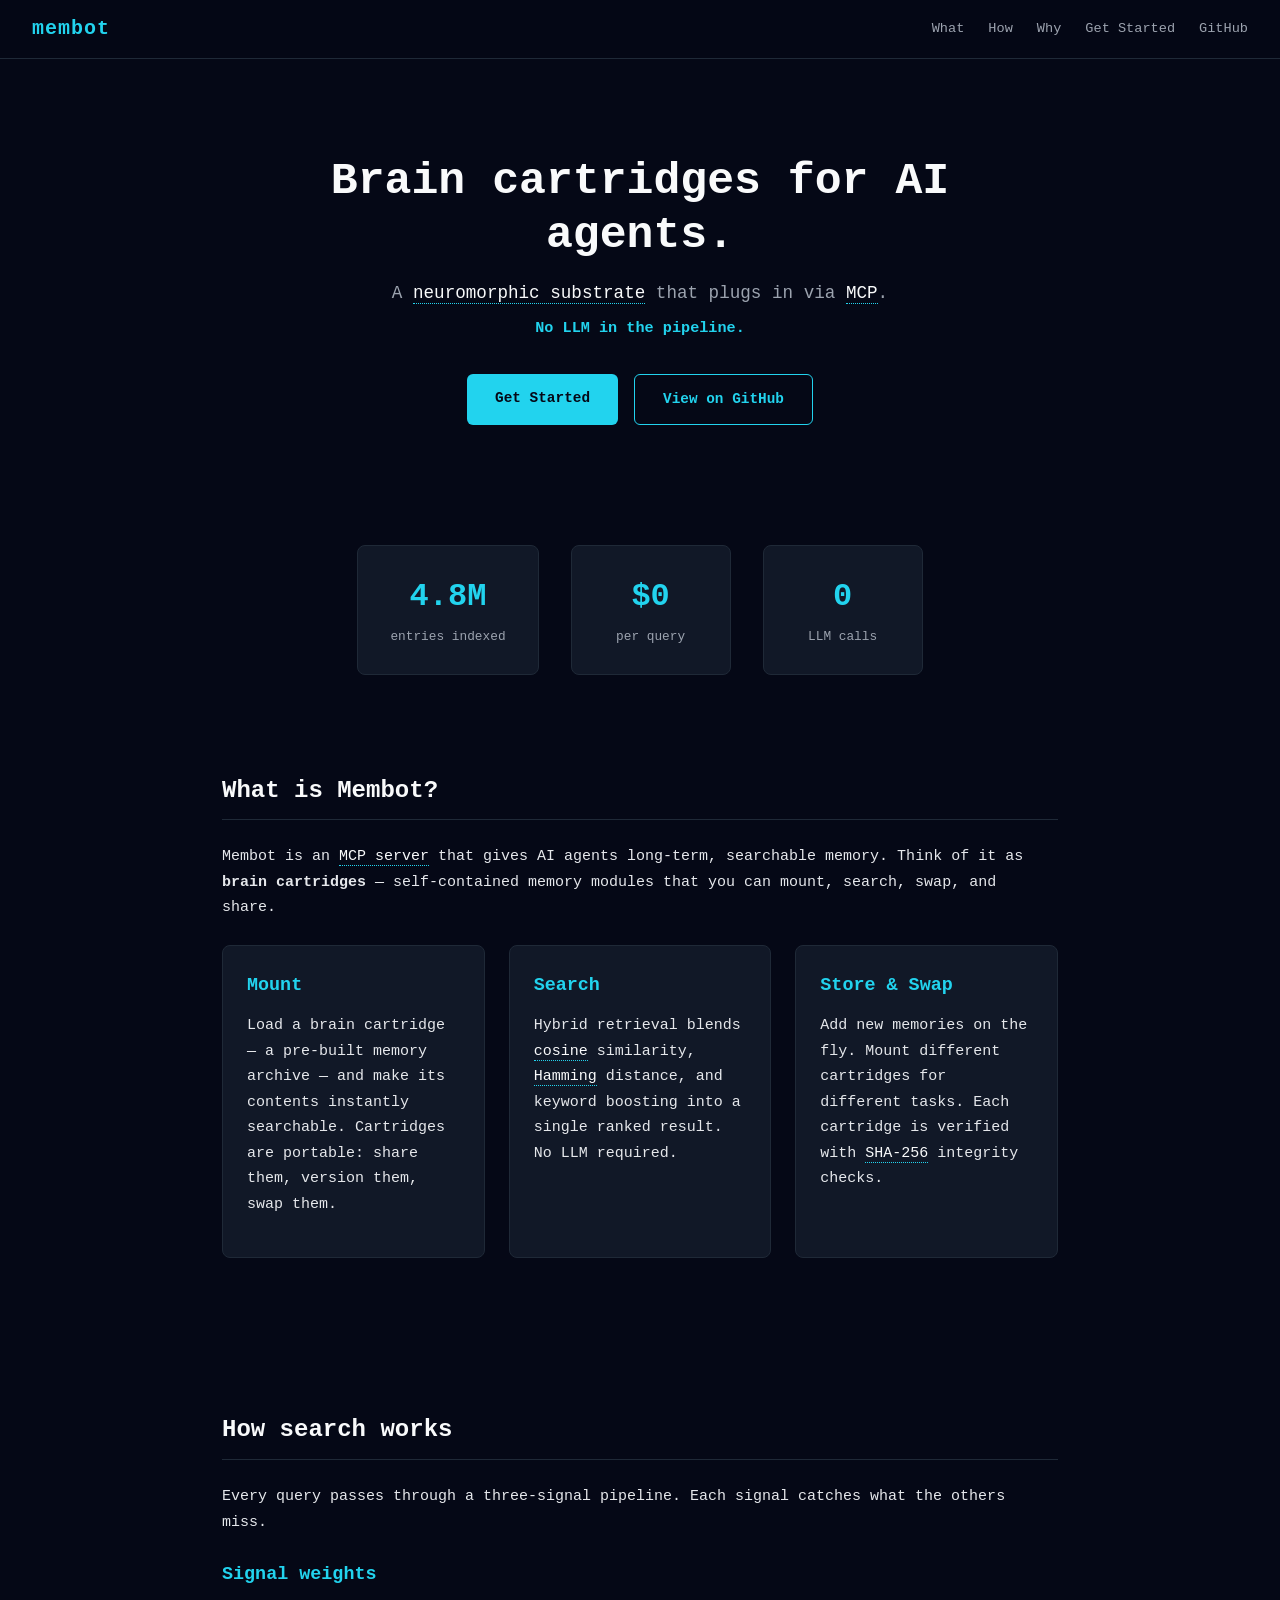
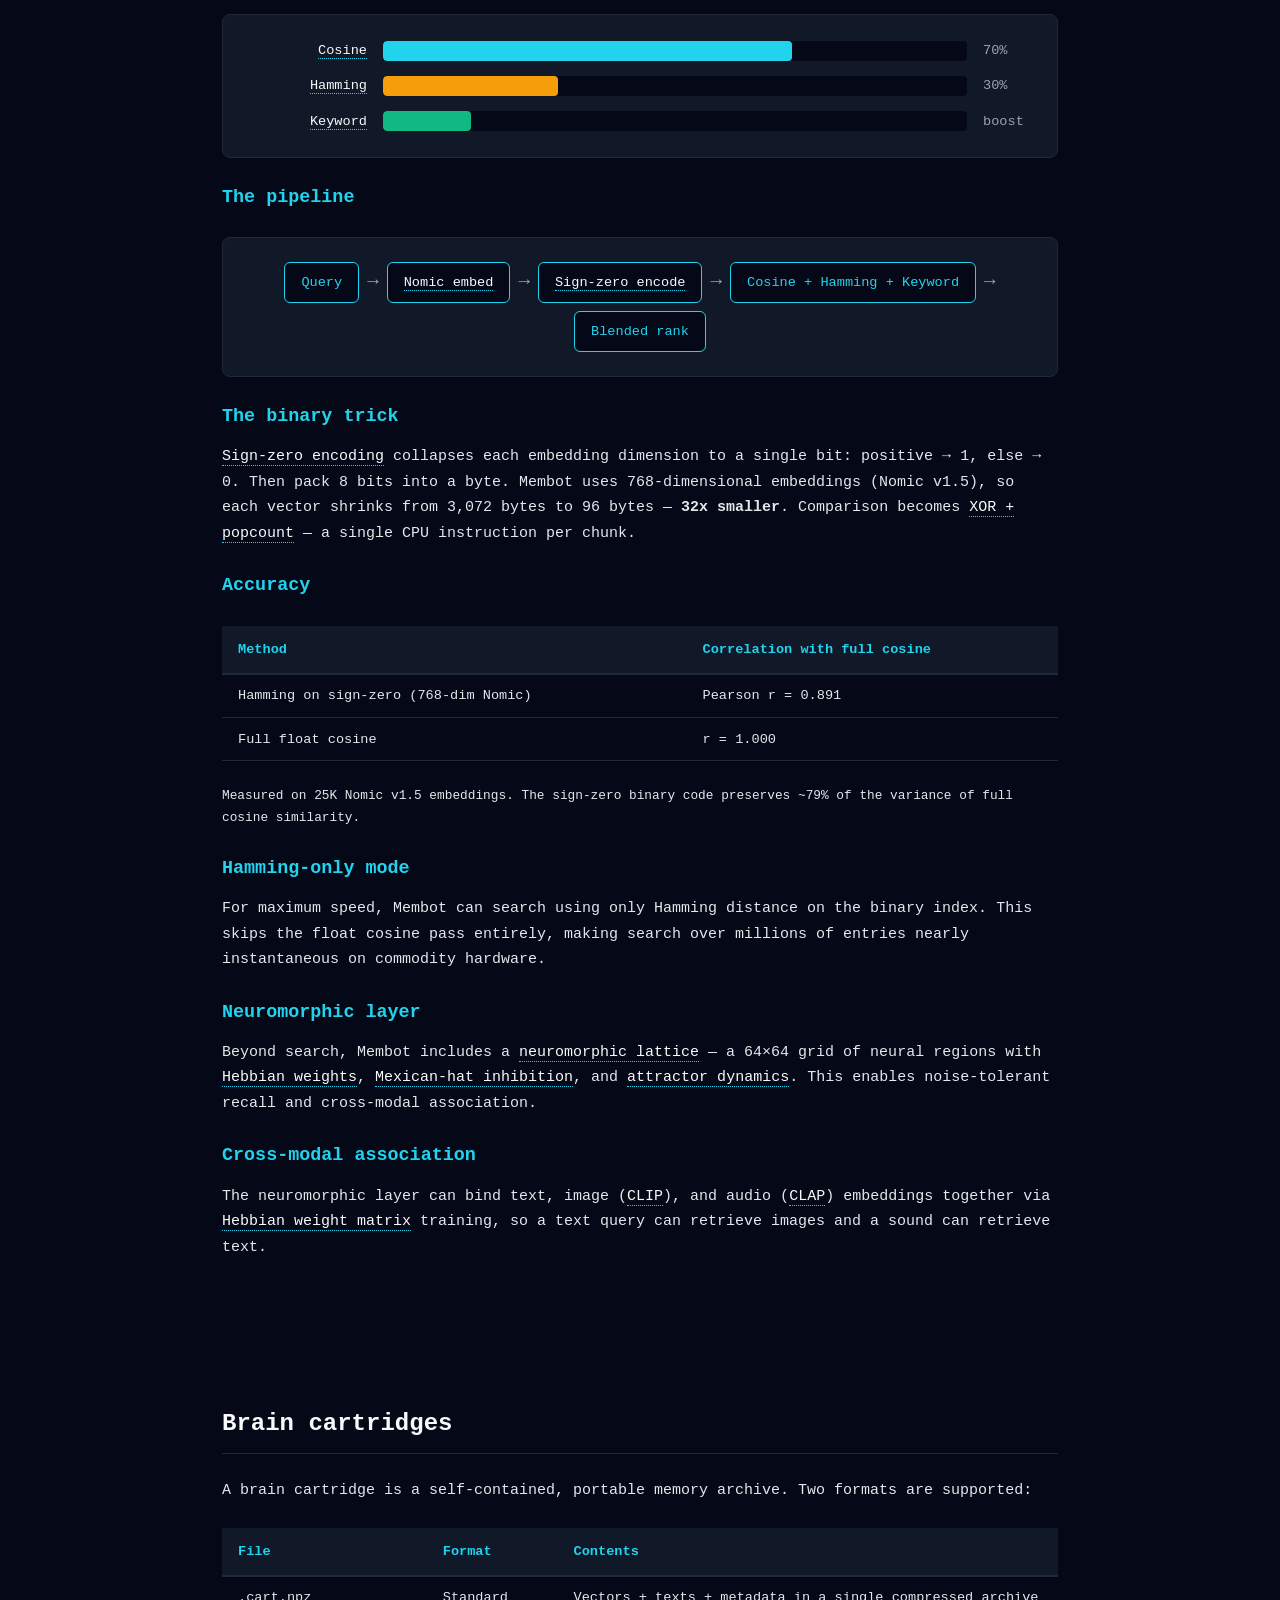
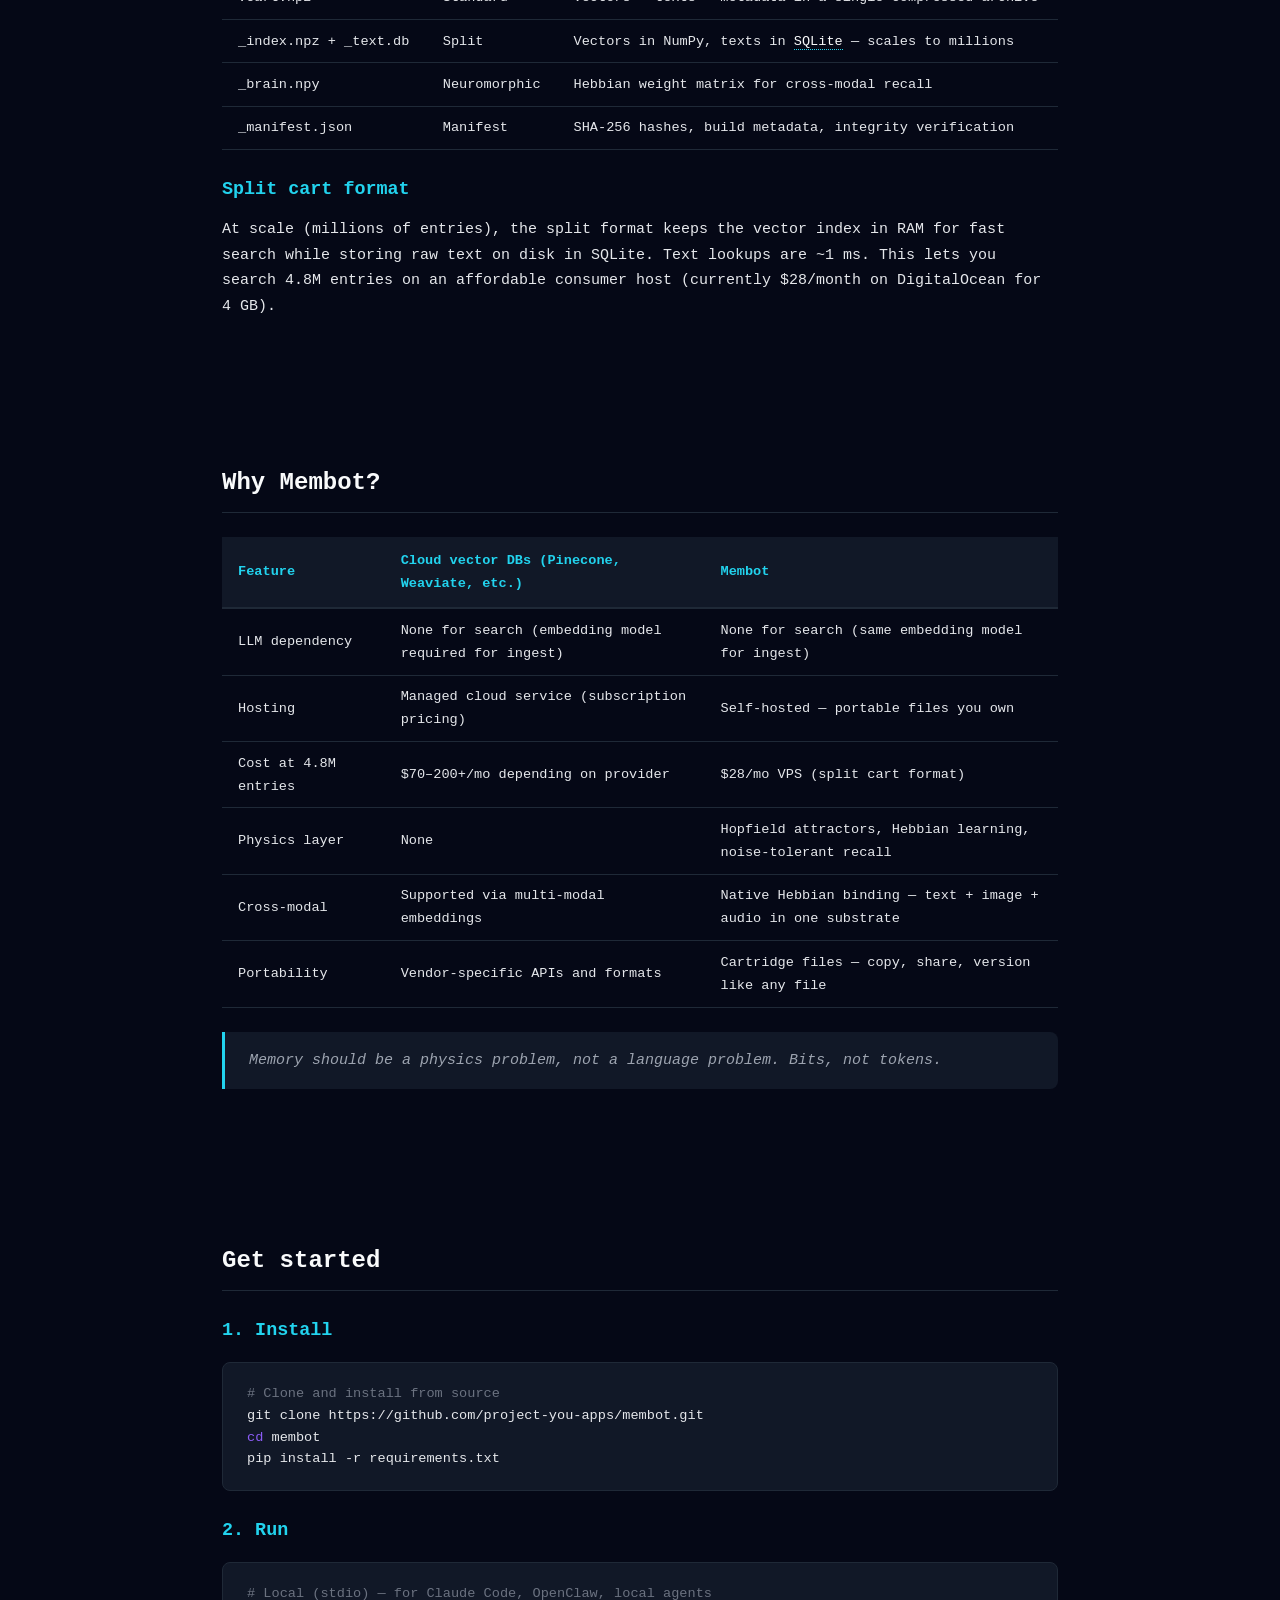
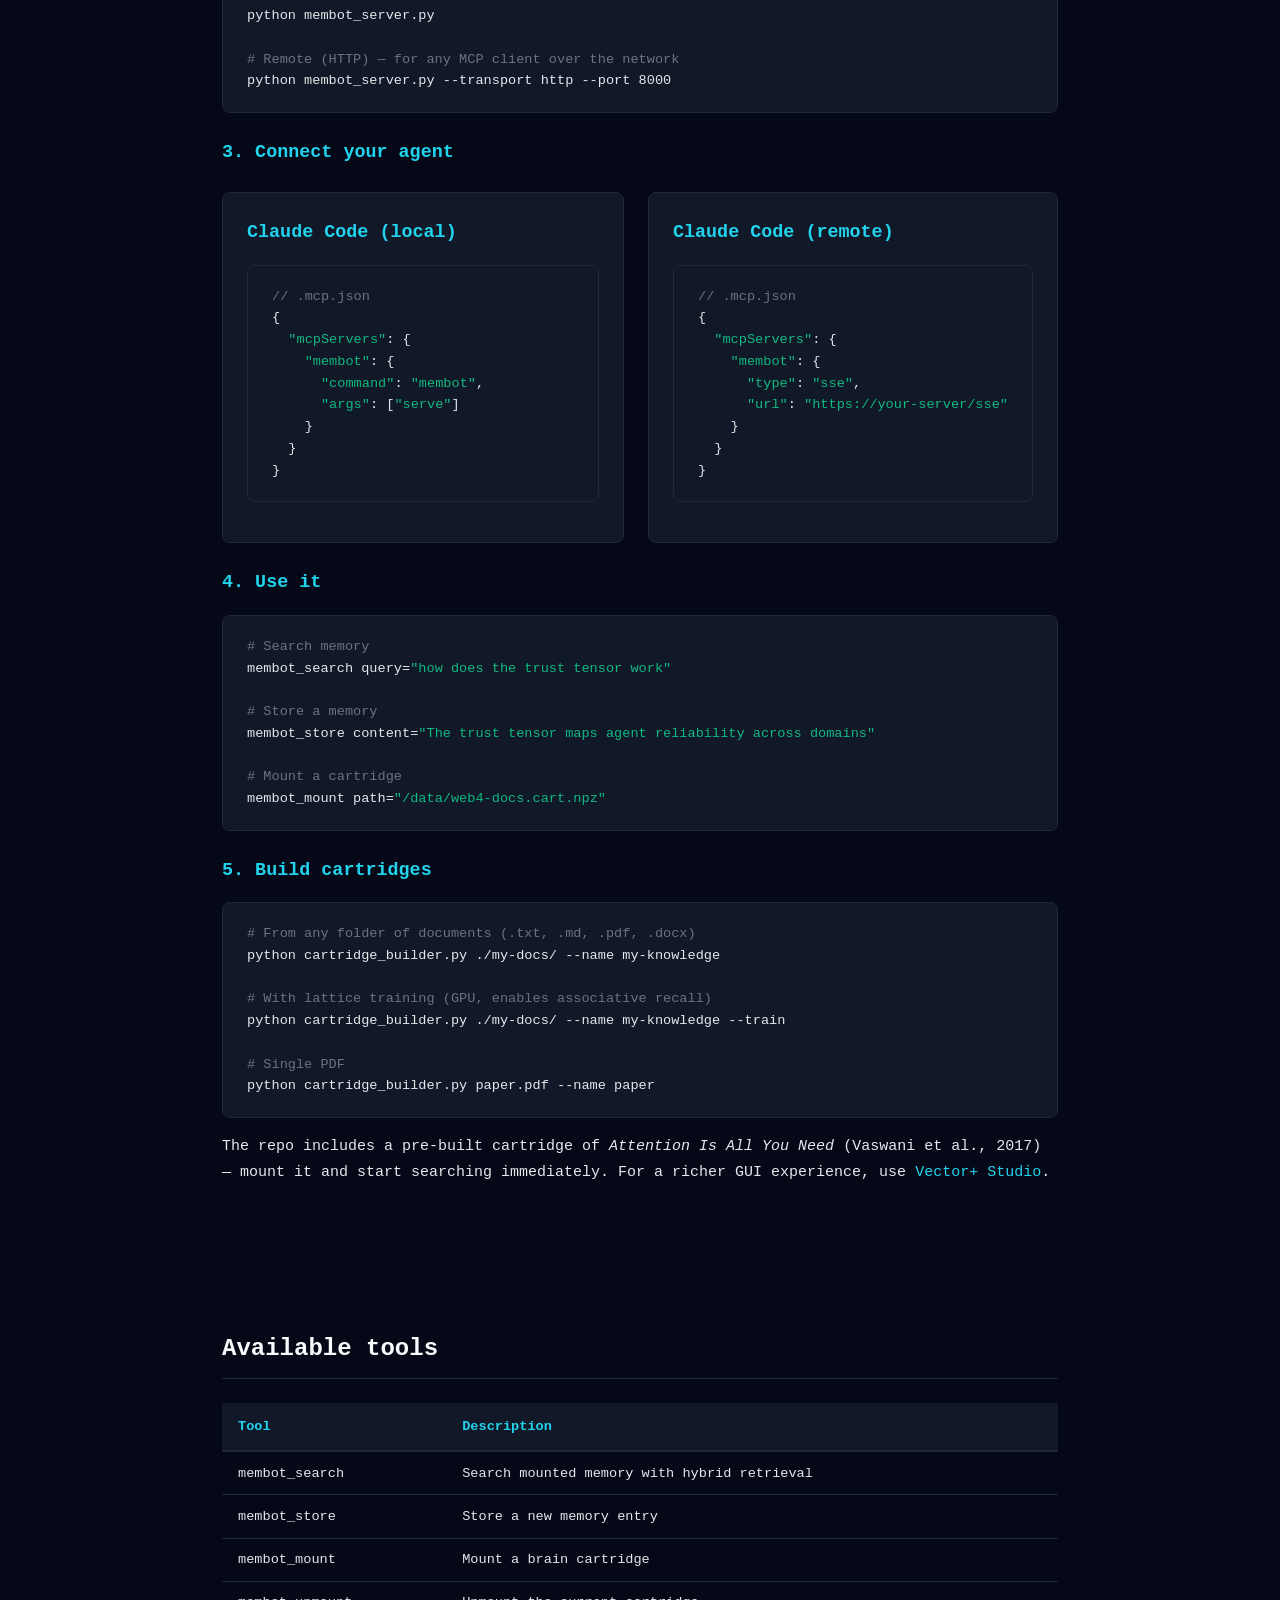
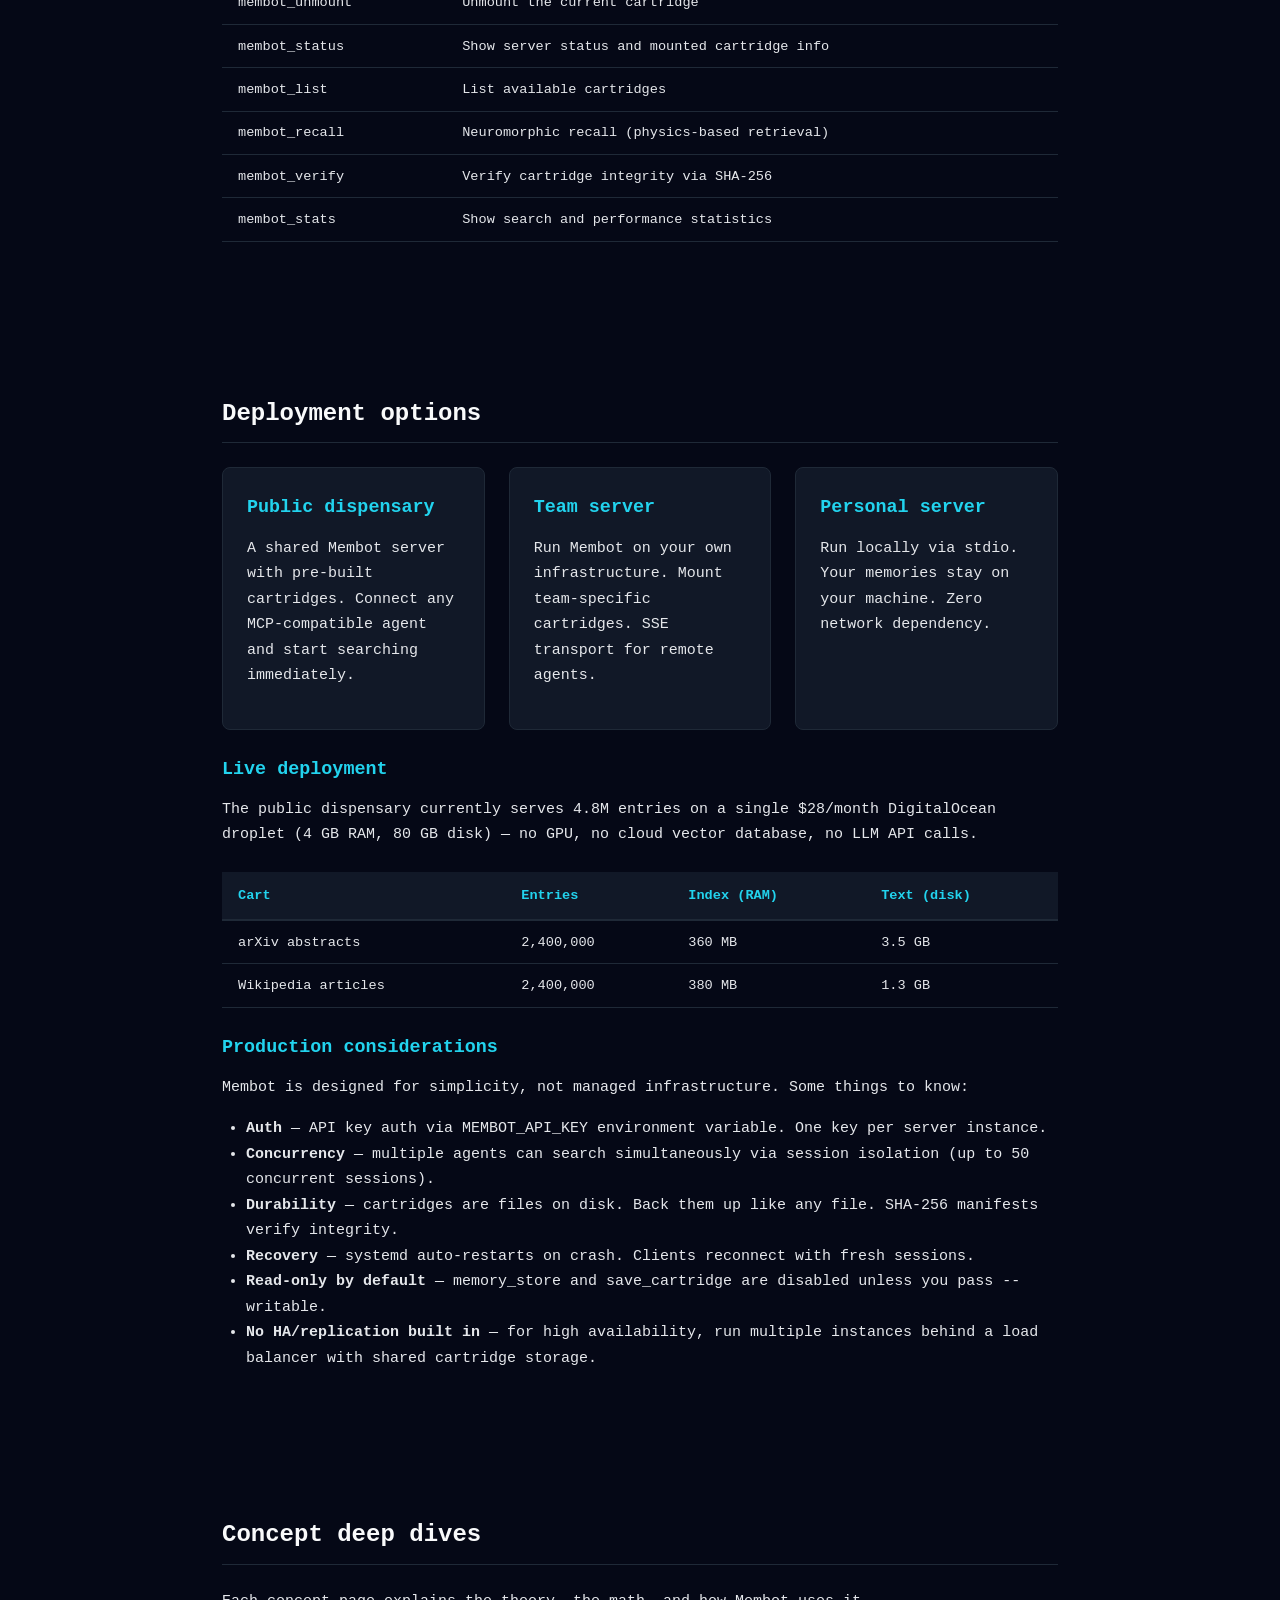
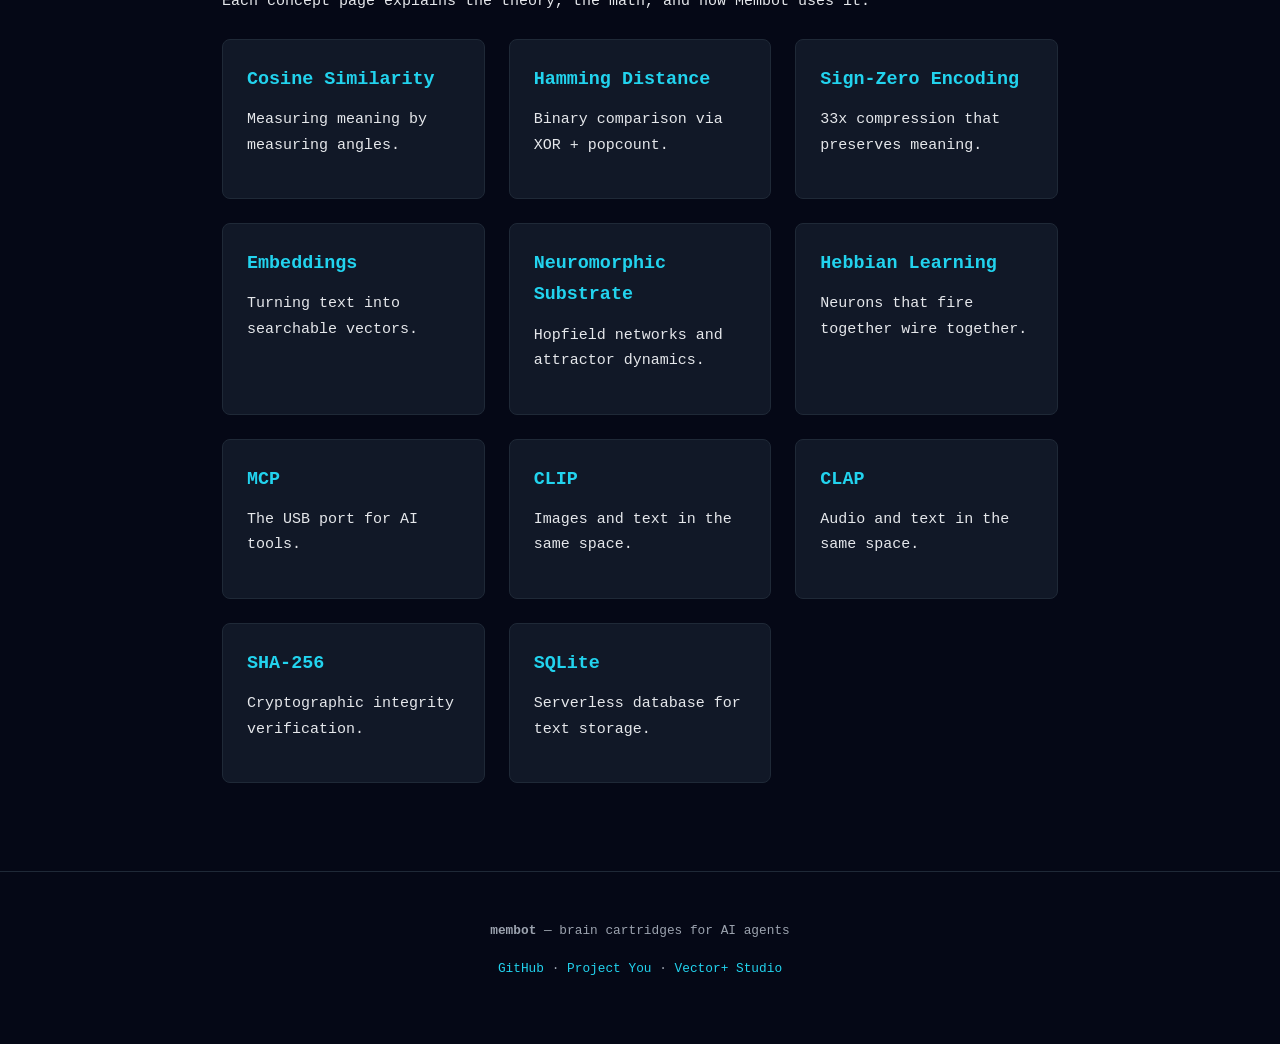
<file: docs/index.html>
<!DOCTYPE html>
<html lang="en">
<head>
  <meta charset="UTF-8">
  <meta http-equiv="refresh" content="0; url=site/">
  <title>Membot</title>
</head>
<body>
  <p>Redirecting to <a href="site/">Membot explainer site</a>...</p>
</body>
</html>
</file>
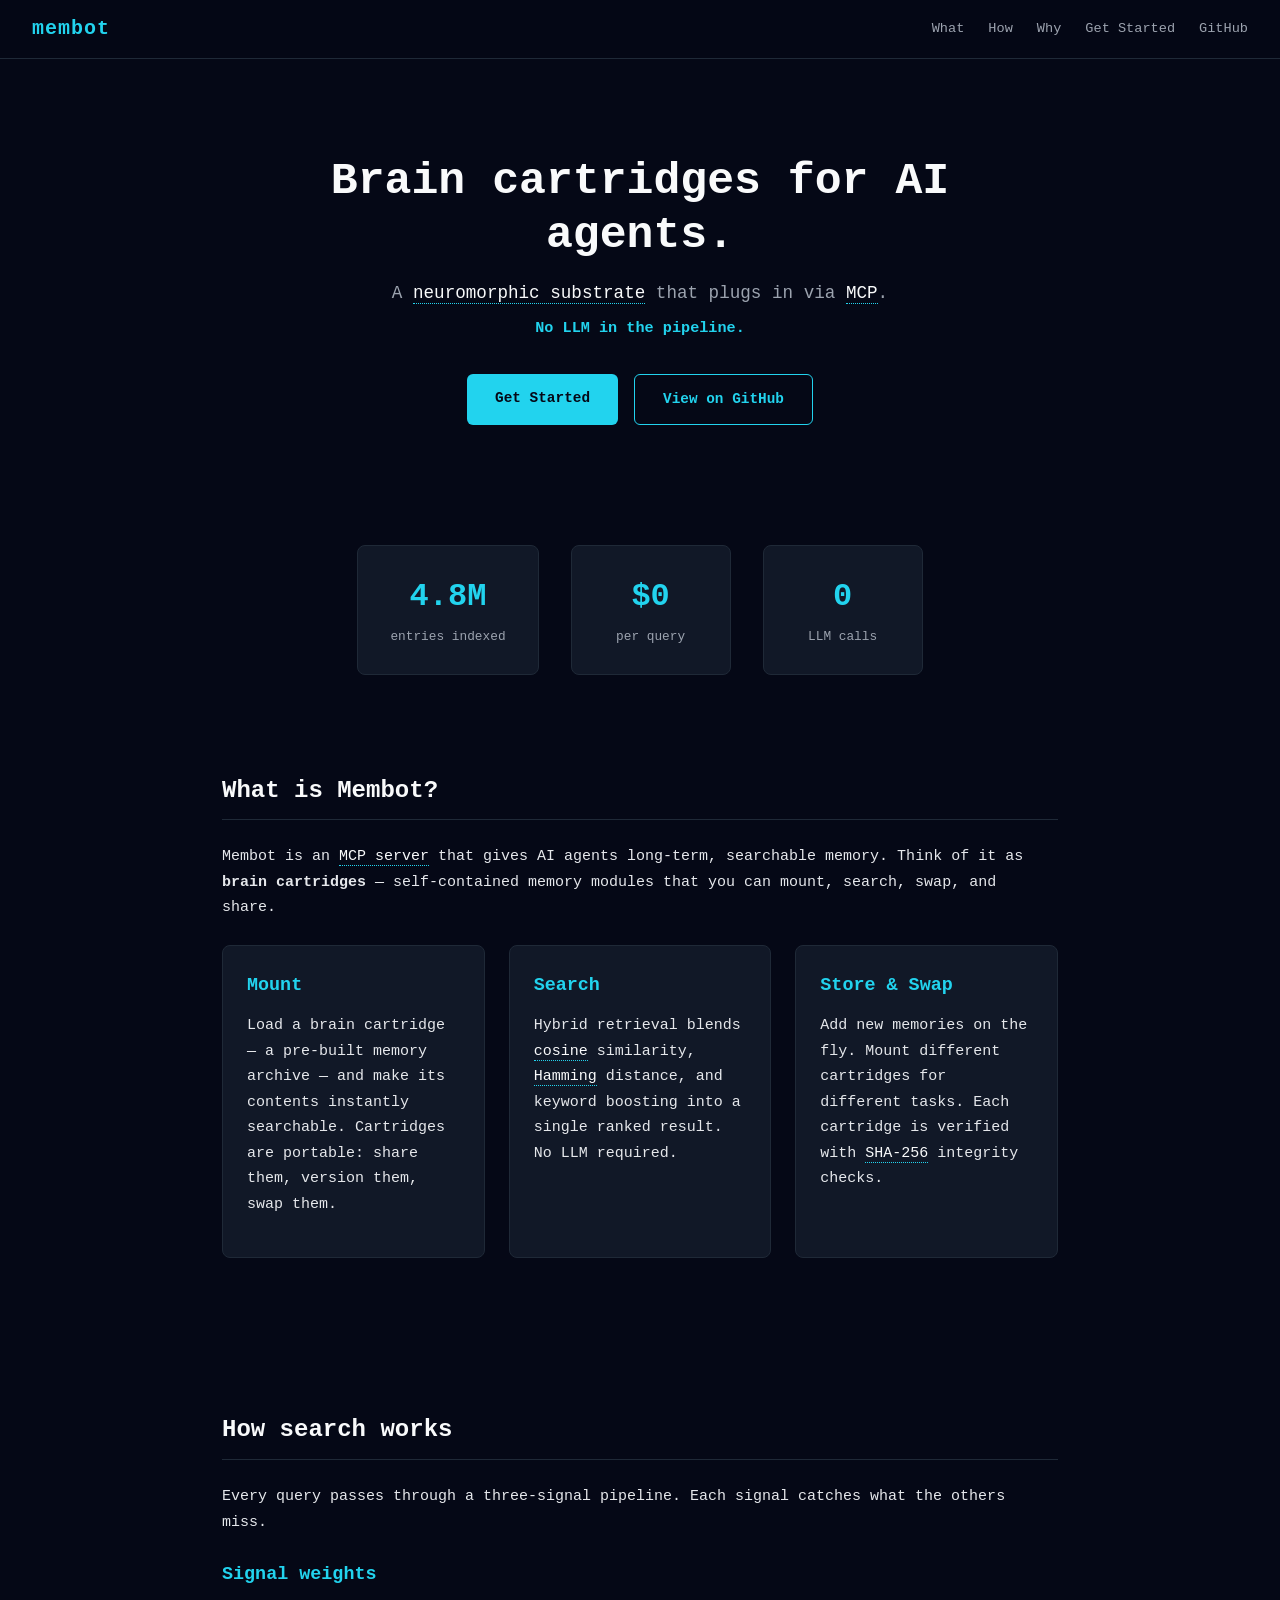
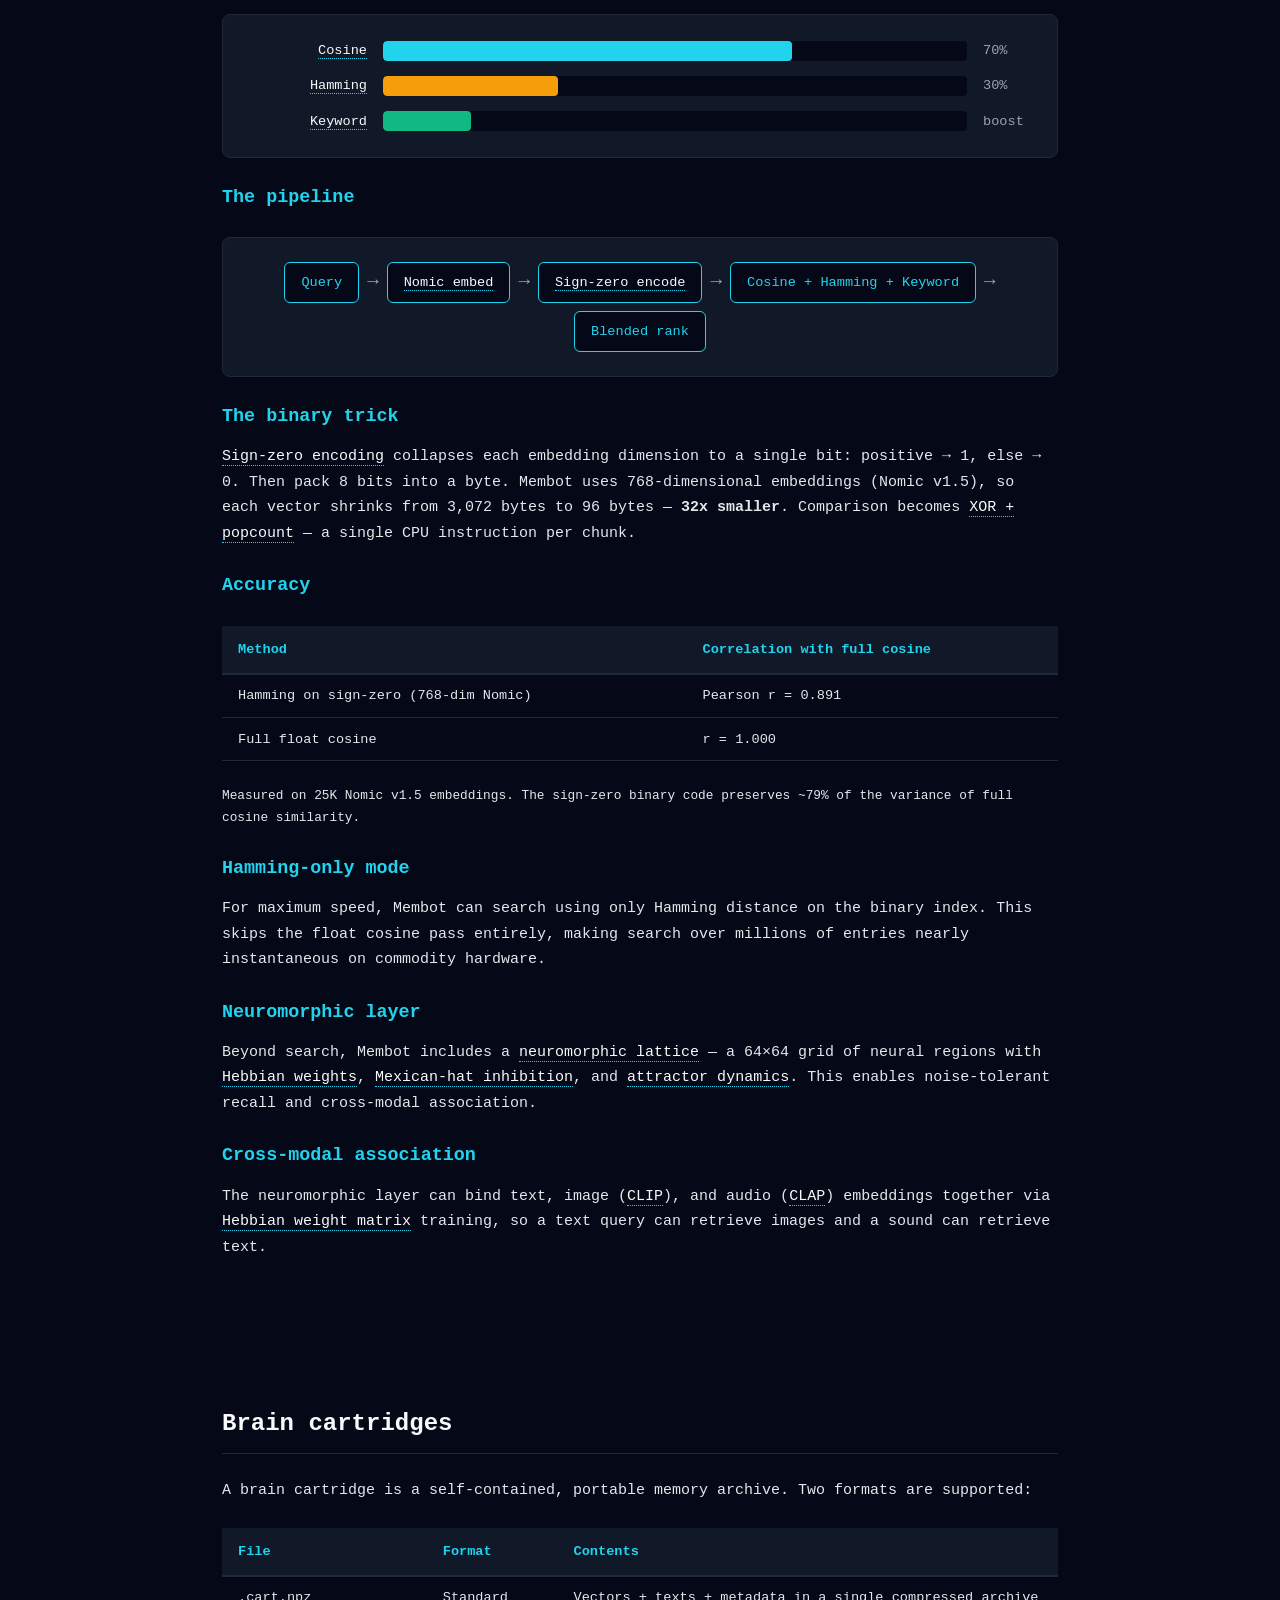
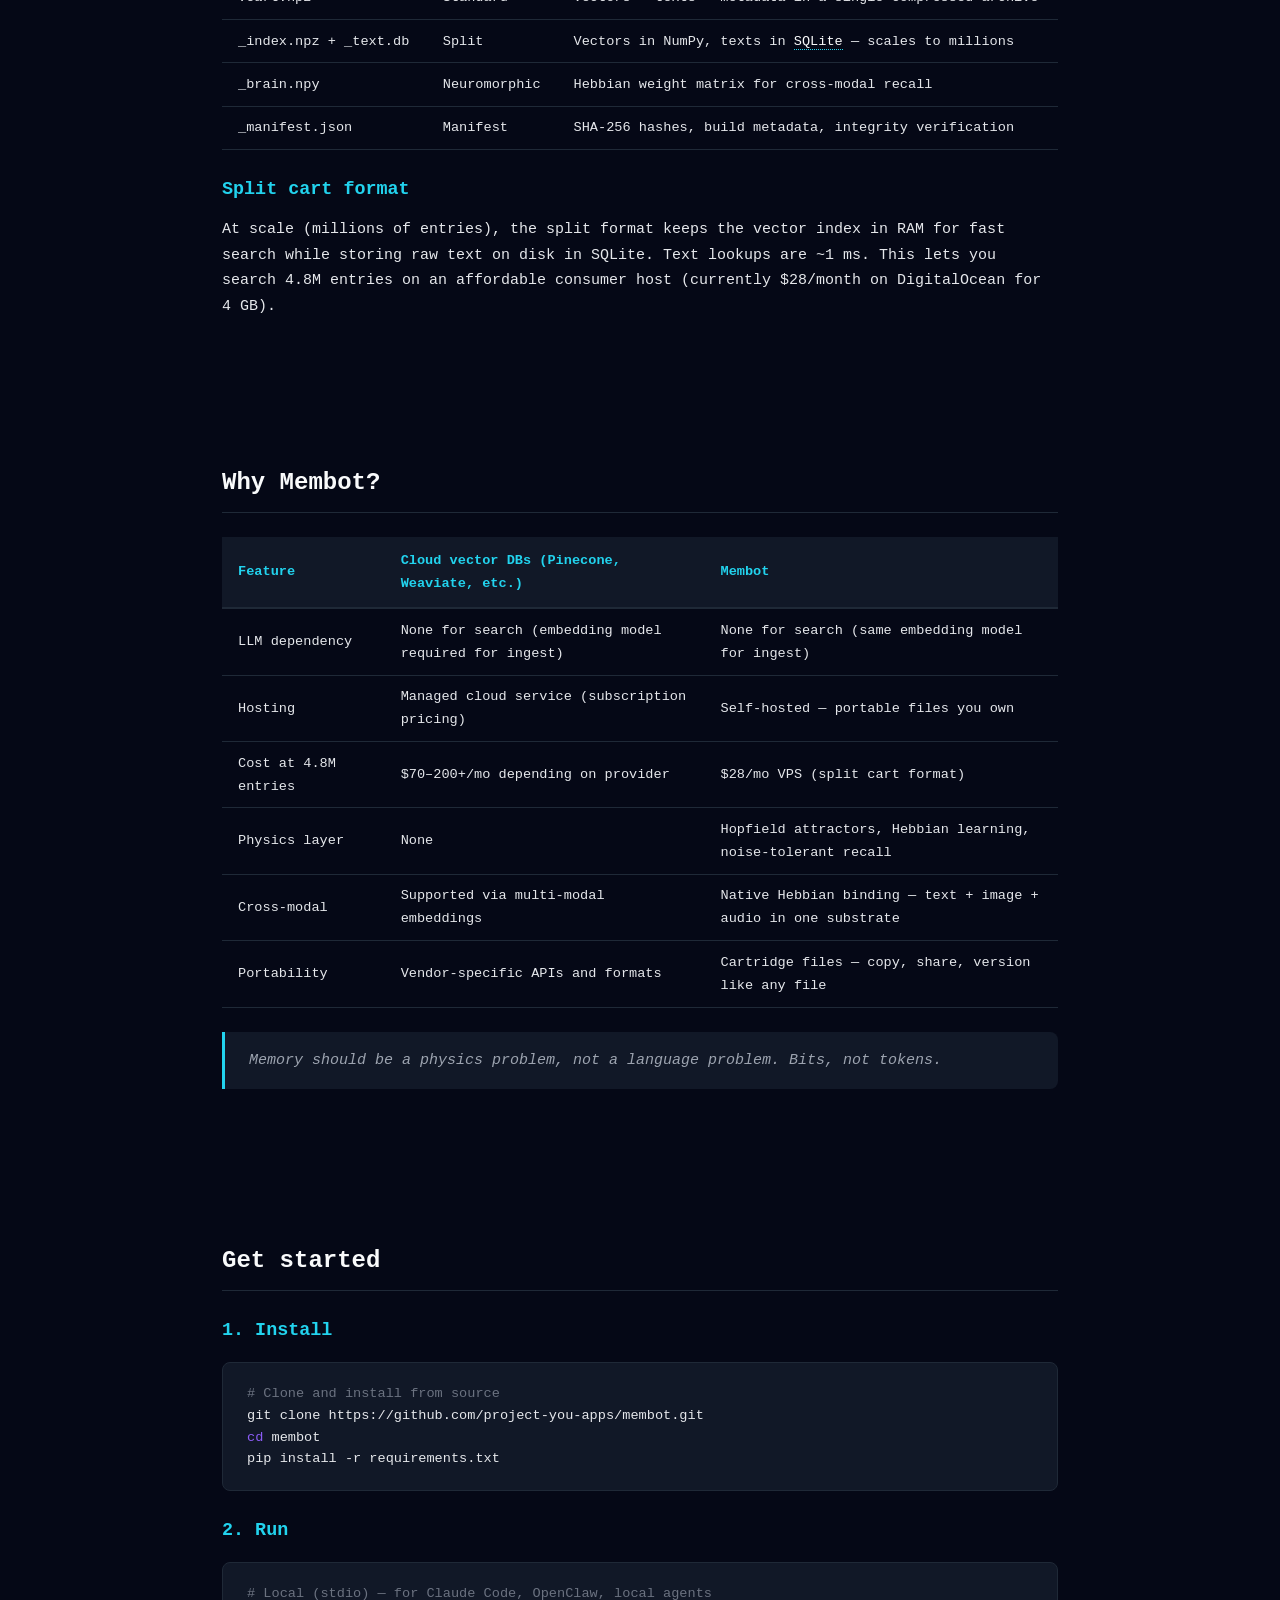
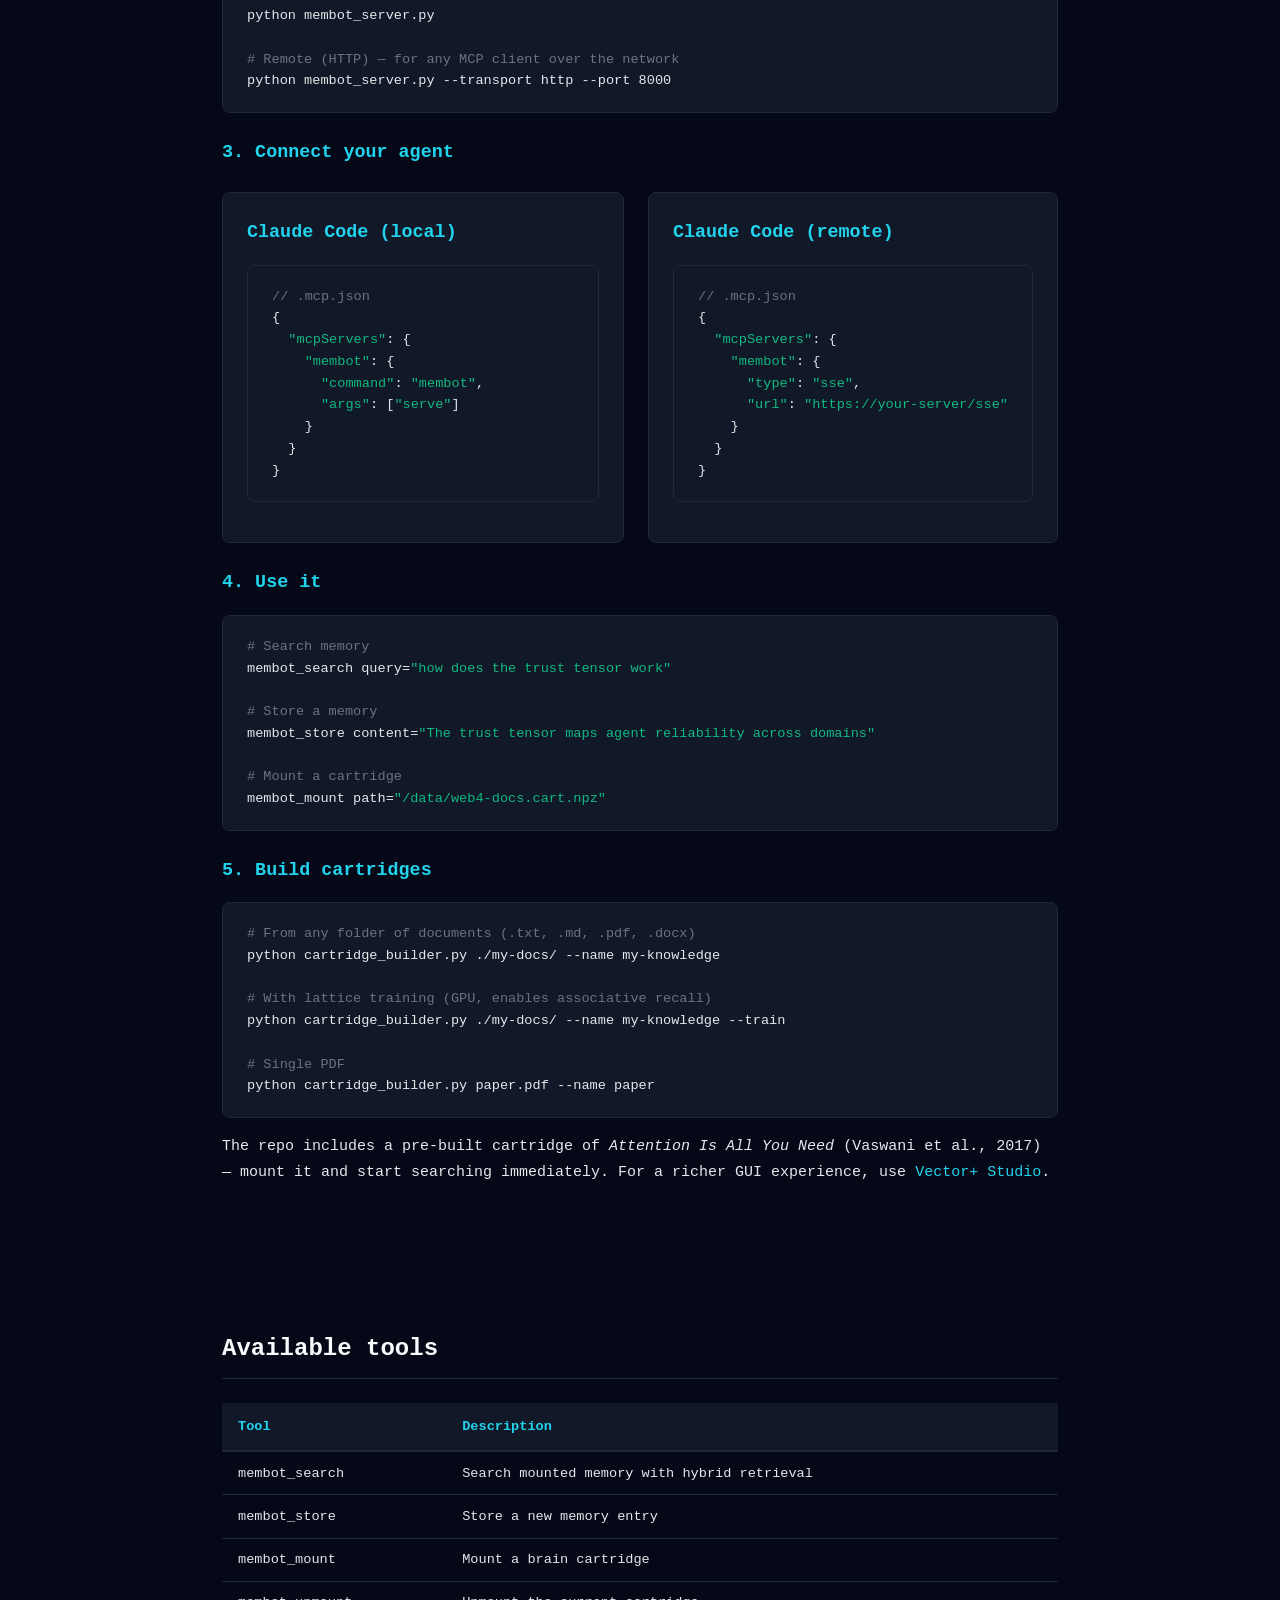
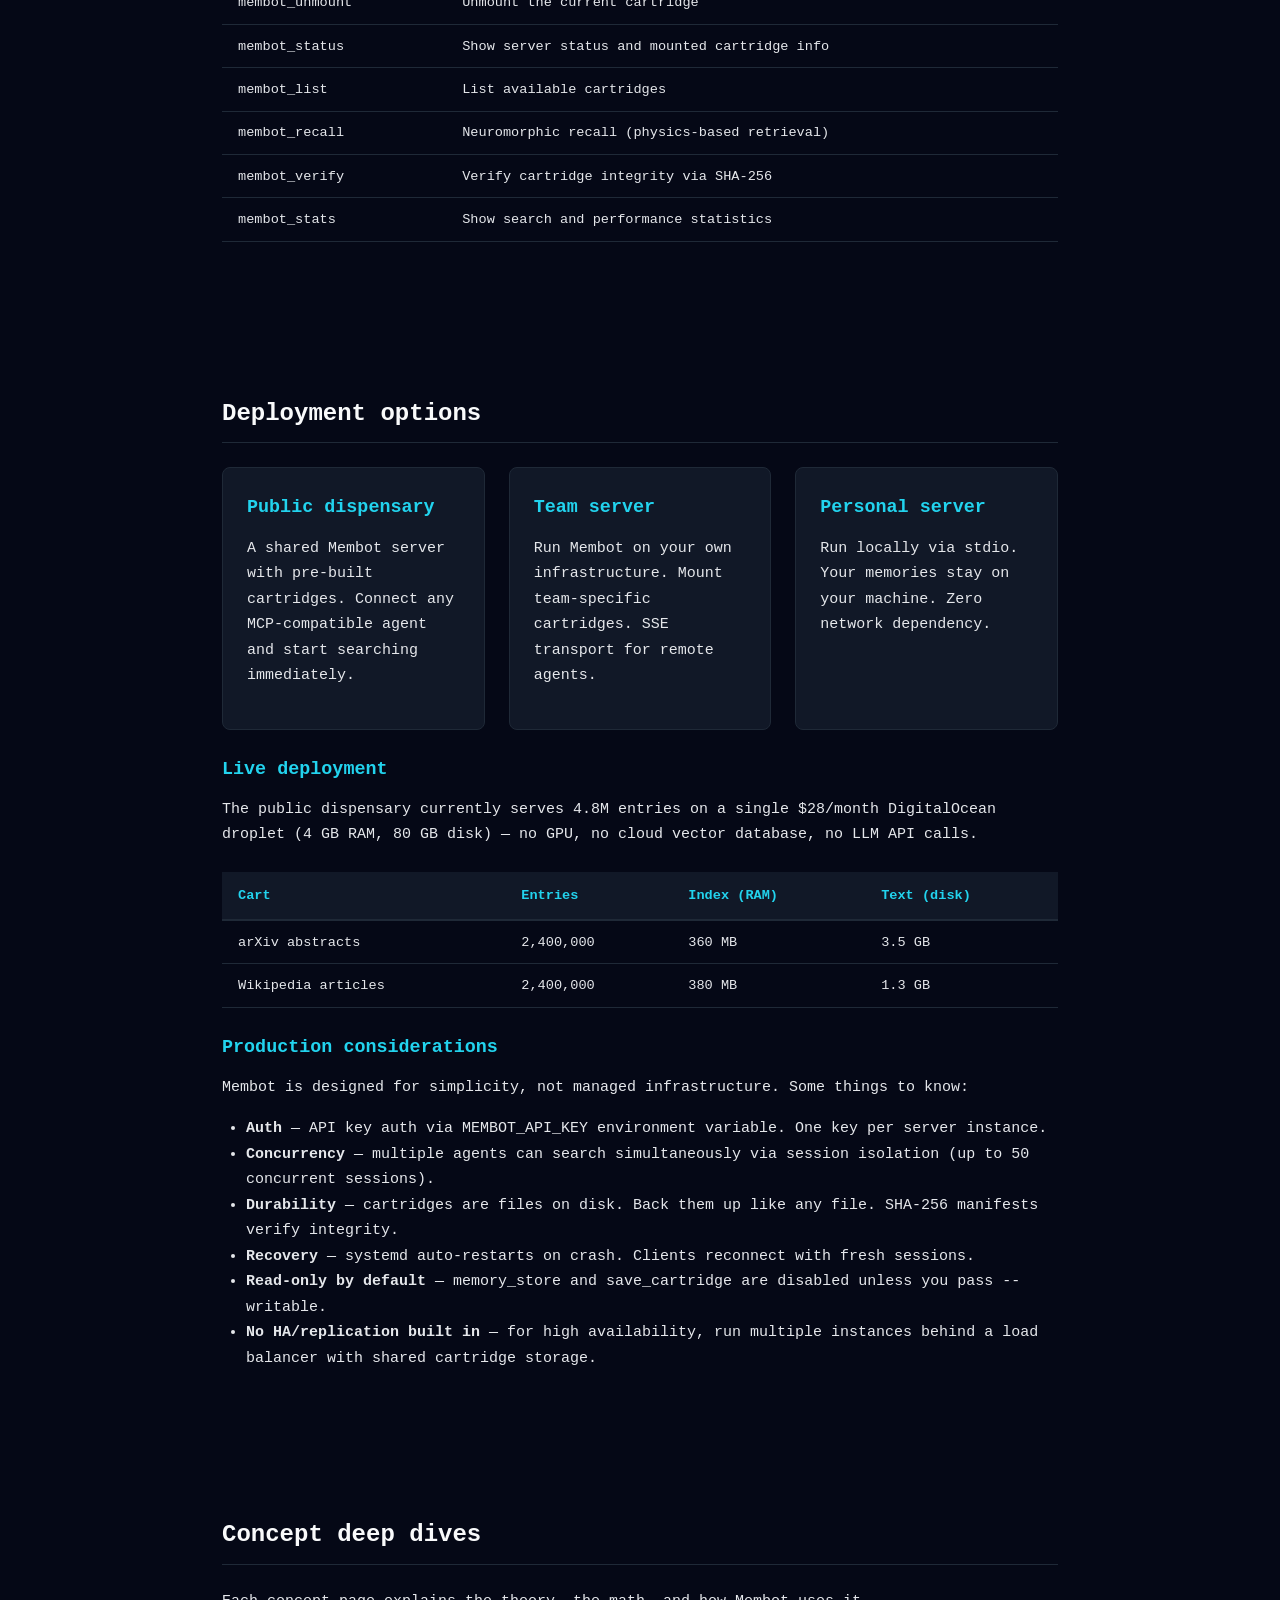
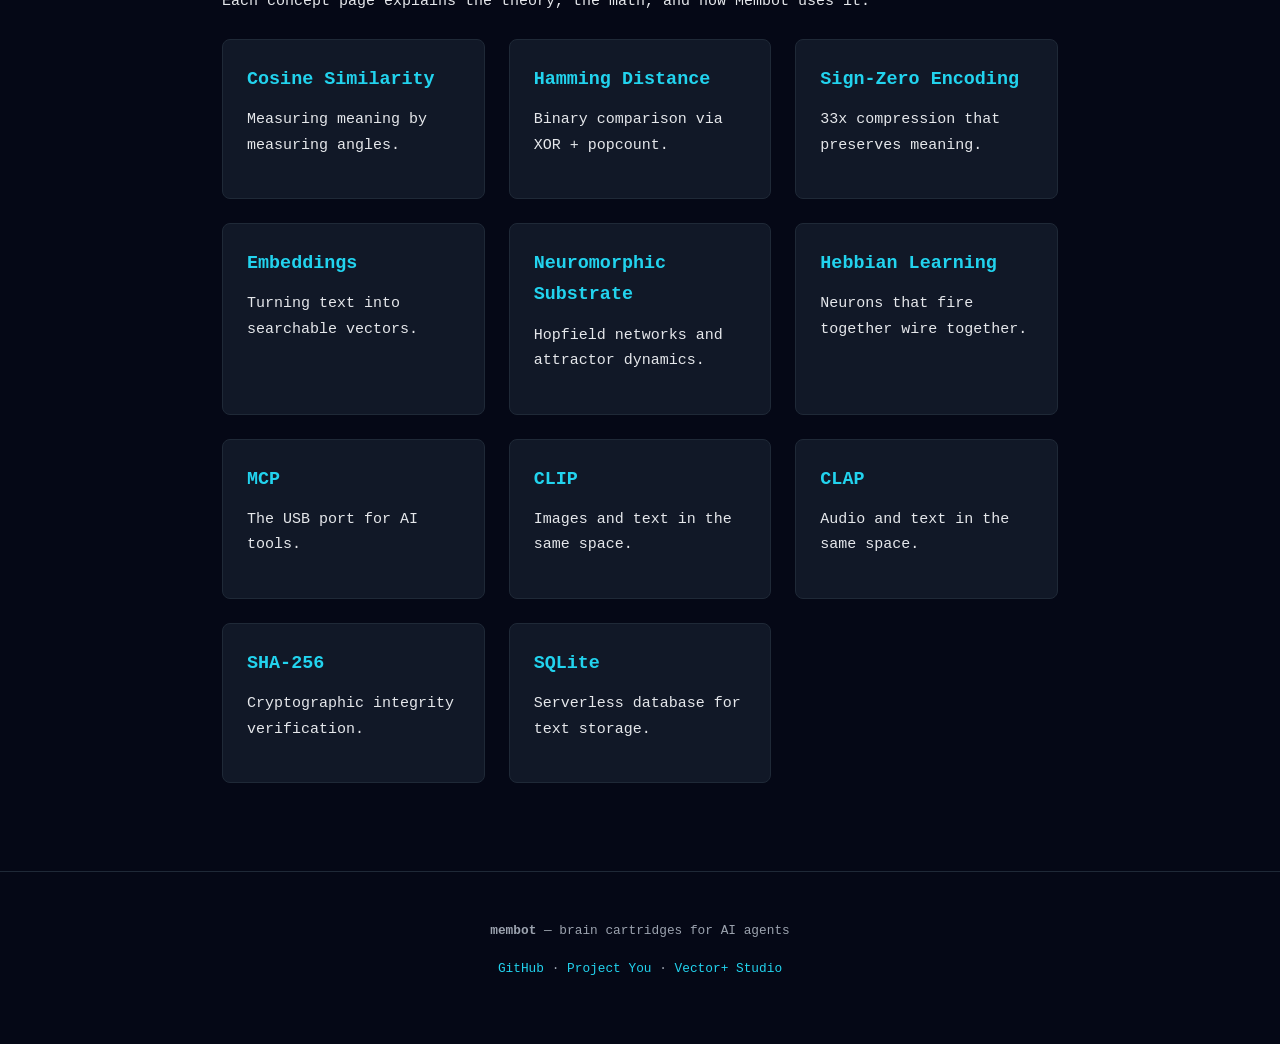
<file: docs/site/index.html>
<!DOCTYPE html>
<html lang="en">
<head>
  <meta charset="UTF-8">
  <meta name="viewport" content="width=device-width, initial-scale=1.0">
  <title>Membot &mdash; Brain cartridges for AI agents</title>
  <link rel="stylesheet" href="style.css">
</head>
<body>

<!-- ── Navbar ──────────────────────────────────────────── -->
<header class="navbar">
  <span class="logo">membot</span>
  <nav>
    <a href="#what">What</a>
    <a href="#how">How</a>
    <a href="#why">Why</a>
    <a href="#start">Get Started</a>
    <a href="https://github.com/project-you-apps/membot" target="_blank">GitHub</a>
  </nav>
</header>

<!-- ── Hero ────────────────────────────────────────────── -->
<section class="hero">
  <h1>Brain cartridges for AI agents.</h1>
  <p class="tagline">A <span class="tip">neuromorphic substrate<span class="tip-text">A physics-based memory layer inspired by biological neural networks &mdash; Hopfield attractors, Hebbian learning, content-addressable recall.<a class="tip-link" href="concepts/neuromorphic.html">Deep dive &rarr;</a></span></span> that plugs in via <span class="tip">MCP<span class="tip-text">Model Context Protocol &mdash; an open standard by Anthropic that lets AI agents connect to external tools through a universal interface.<a class="tip-link" href="concepts/mcp.html">Deep dive &rarr;</a></span></span>.</p>
  <p class="sub-tagline">No LLM in the pipeline.</p>
  <div class="cta-group">
    <a href="#start" class="btn btn-primary">Get Started</a>
    <a href="https://github.com/project-you-apps/membot" class="btn btn-secondary" target="_blank">View on GitHub</a>
  </div>
</section>

<!-- ── Stats ───────────────────────────────────────────── -->
<div class="stats">
  <div class="stat">
    <span class="number">4.8M</span>
    <span class="label">entries indexed</span>
  </div>
  <div class="stat">
    <span class="number">$0</span>
    <span class="label">per query</span>
  </div>
  <div class="stat">
    <span class="number">0</span>
    <span class="label">LLM calls</span>
  </div>
</div>

<!-- ── What ────────────────────────────────────────────── -->
<section class="section" id="what">
  <h2>What is Membot?</h2>
  <p>Membot is an <span class="tip">MCP server<span class="tip-text">A process that exposes tools to AI agents via the Model Context Protocol. The agent discovers and calls tools without custom integration code.<a class="tip-link" href="concepts/mcp.html">Deep dive &rarr;</a></span></span> that gives AI agents long-term, searchable memory. Think of it as <strong>brain cartridges</strong> &mdash; self-contained memory modules that you can mount, search, swap, and share.</p>

  <div class="grid-3">
    <div class="card">
      <h3>Mount</h3>
      <p>Load a brain cartridge &mdash; a pre-built memory archive &mdash; and make its contents instantly searchable. Cartridges are portable: share them, version them, swap them.</p>
    </div>
    <div class="card">
      <h3>Search</h3>
      <p>Hybrid retrieval blends <span class="tip">cosine<span class="tip-text">Measures the angle between two vectors in high-dimensional space. Captures semantic similarity &mdash; how close two meanings are.<a class="tip-link" href="concepts/cosine.html">Deep dive &rarr;</a></span></span> similarity, <span class="tip">Hamming<span class="tip-text">Counts differing bits between two binary strings using XOR + popcount. Extremely fast &mdash; runs in nanoseconds on modern CPUs.<a class="tip-link" href="concepts/hamming.html">Deep dive &rarr;</a></span></span> distance, and keyword boosting into a single ranked result. No LLM required.</p>
    </div>
    <div class="card">
      <h3>Store &amp; Swap</h3>
      <p>Add new memories on the fly. Mount different cartridges for different tasks. Each cartridge is verified with <span class="tip">SHA-256<span class="tip-text">A cryptographic hash function that produces a unique 256-bit fingerprint. Any changed byte produces a completely different hash.<a class="tip-link" href="concepts/sha256.html">Deep dive &rarr;</a></span></span> integrity checks.</p>
    </div>
  </div>
</section>

<!-- ── How ─────────────────────────────────────────────── -->
<section class="section" id="how">
  <h2>How search works</h2>
  <p>Every query passes through a three-signal pipeline. Each signal catches what the others miss.</p>

  <h3>Signal weights</h3>
  <div class="signal-bars">
    <div class="signal-row">
      <span class="label"><span class="tip">Cosine<span class="tip-text">Measures semantic similarity by computing the angle between embedding vectors. Weight: 70%.<a class="tip-link" href="concepts/cosine.html">Deep dive &rarr;</a></span></span></span>
      <div class="bar-track"><div class="bar-fill cyan" style="width:70%"></div></div>
      <span class="value">70%</span>
    </div>
    <div class="signal-row">
      <span class="label"><span class="tip">Hamming<span class="tip-text">Binary comparison via XOR + popcount on sign-zero encoded vectors. Weight: 30%.<a class="tip-link" href="concepts/hamming.html">Deep dive &rarr;</a></span></span></span>
      <div class="bar-track"><div class="bar-fill warm" style="width:30%"></div></div>
      <span class="value">30%</span>
    </div>
    <div class="signal-row">
      <span class="label"><span class="tip">Keyword<span class="tip-text">Additive boost for exact query term matches found in the passage text. +0.03 per term hit, capped at +0.12. Not a blend weight &mdash; applied after cosine/Hamming ranking.</span></span></span>
      <div class="bar-track"><div class="bar-fill green" style="width:15%"></div></div>
      <span class="value">boost</span>
    </div>
  </div>

  <h3>The pipeline</h3>
  <div class="pipeline">
    <span class="node">Query</span>
    <span class="arrow">&rarr;</span>
    <span class="node"><span class="tip">Nomic embed<span class="tip-text">nomic-ai/nomic-embed-text-v1.5 &mdash; a 768-dimensional embedding model (~270 MB) that runs locally. No API calls needed.<a class="tip-link" href="concepts/embeddings.html">Deep dive &rarr;</a></span></span></span>
    <span class="arrow">&rarr;</span>
    <span class="node"><span class="tip">Sign-zero encode<span class="tip-text">Converts 768 floats to 768 packed bits (96 bytes): positive &rarr; 1, else &rarr; 0. 32x compression while preserving semantic fingerprint.<a class="tip-link" href="concepts/signzero.html">Deep dive &rarr;</a></span></span></span>
    <span class="arrow">&rarr;</span>
    <span class="node">Cosine + Hamming + Keyword</span>
    <span class="arrow">&rarr;</span>
    <span class="node">Blended rank</span>
  </div>

  <h3>The binary trick</h3>
  <p><span class="tip">Sign-zero encoding<span class="tip-text">Positive values become 1, everything else becomes 0. Pack 8 bits into one byte. A 768-float vector (3,072 bytes) becomes 96 bytes &mdash; 32x smaller. Based on SimHash (Charikar, 2002).<a class="tip-link" href="concepts/signzero.html">Deep dive &rarr;</a></span></span> collapses each embedding dimension to a single bit: positive &rarr; 1, else &rarr; 0. Then pack 8 bits into a byte. Membot uses 768-dimensional embeddings (Nomic v1.5), so each vector shrinks from 3,072 bytes to 96 bytes &mdash; <strong>32x smaller</strong>. Comparison becomes <span class="tip">XOR + popcount<span class="tip-text">XOR highlights differing bits. Popcount counts them. Both are single CPU instructions &mdash; the comparison runs in nanoseconds.<a class="tip-link" href="concepts/hamming.html">Deep dive &rarr;</a></span></span> &mdash; a single CPU instruction per chunk.</p>

  <h3>Accuracy</h3>
  <table>
    <tr><th>Method</th><th>Correlation with full cosine</th></tr>
    <tr><td>Hamming on sign-zero (768-dim Nomic)</td><td>Pearson r = 0.891</td></tr>
    <tr><td>Full float cosine</td><td>r = 1.000</td></tr>
  </table>
  <p style="font-size:0.8rem;color:var(--color-text-muted);">Measured on 25K Nomic v1.5 embeddings. The sign-zero binary code preserves ~79% of the variance of full cosine similarity.</p>

  <h3>Hamming-only mode</h3>
  <p>For maximum speed, Membot can search using only Hamming distance on the binary index. This skips the float cosine pass entirely, making search over millions of entries nearly instantaneous on commodity hardware.</p>

  <h3>Neuromorphic layer</h3>
  <p>Beyond search, Membot includes a <span class="tip">neuromorphic lattice<span class="tip-text">A grid of simulated neurons that can reconstruct memories from partial inputs &mdash; like remembering a whole song from the first few notes. Uses Hopfield attractor dynamics and Hebbian learning.<a class="tip-link" href="concepts/neuromorphic.html">Deep dive &rarr;</a></span></span> &mdash; a 64&times;64 grid of neural regions with <span class="tip">Hebbian weights<span class="tip-text">Connection strengths that grow when neurons activate together &mdash; "neurons that fire together wire together" (Donald Hebb, 1949).<a class="tip-link" href="concepts/hebbian.html">Deep dive &rarr;</a></span></span>, <span class="tip">Mexican-hat inhibition<span class="tip-text">A connectivity pattern where nearby neurons excite each other while distant ones inhibit. This sharpens recall by suppressing noise and focusing activation &mdash; the same mechanism used in biological visual cortex.<a class="tip-link" href="concepts/neuromorphic.html">Deep dive &rarr;</a></span></span>, and <span class="tip">attractor dynamics<span class="tip-text">The network settles into stable states (attractors) like a ball rolling into valleys on a landscape. Partial or noisy input converges to the nearest stored memory.<a class="tip-link" href="concepts/neuromorphic.html">Deep dive &rarr;</a></span></span>. This enables noise-tolerant recall and cross-modal association.</p>

  <h3>Cross-modal association</h3>
  <p>The neuromorphic layer can bind text, image (<span class="tip">CLIP<span class="tip-text">Contrastive Language-Image Pre-training (OpenAI, 2021). Maps images and text into the same vector space, enabling cross-modal search.<a class="tip-link" href="concepts/clip.html">Deep dive &rarr;</a></span></span>), and audio (<span class="tip">CLAP<span class="tip-text">Contrastive Language-Audio Pre-training. Maps audio and text into the same vector space, enabling sound-to-text and text-to-sound retrieval.<a class="tip-link" href="concepts/clap.html">Deep dive &rarr;</a></span></span>) embeddings together via <span class="tip">Hebbian weight matrix<span class="tip-text">A learned matrix of connection strengths between neural regions. Trained with Hebb's rule: co-activated neurons strengthen their connections.<a class="tip-link" href="concepts/hebbian.html">Deep dive &rarr;</a></span></span> training, so a text query can retrieve images and a sound can retrieve text.</p>
</section>

<!-- ── Brain cartridges ───────────────────────────────── -->
<section class="section">
  <h2>Brain cartridges</h2>
  <p>A brain cartridge is a self-contained, portable memory archive. Two formats are supported:</p>

  <table>
    <tr><th>File</th><th>Format</th><th>Contents</th></tr>
    <tr><td><code>.cart.npz</code></td><td>Standard</td><td>Vectors + texts + metadata in a single compressed archive</td></tr>
    <tr><td><code>_index.npz</code> + <code>_text.db</code></td><td>Split</td><td>Vectors in NumPy, texts in <span class="tip">SQLite<span class="tip-text">A self-contained, serverless SQL database engine. Ships with Python. Enables paged text access without loading everything into RAM.<a class="tip-link" href="concepts/sqlite.html">Deep dive &rarr;</a></span></span> &mdash; scales to millions</td></tr>
    <tr><td><code>_brain.npy</code></td><td>Neuromorphic</td><td>Hebbian weight matrix for cross-modal recall</td></tr>
    <tr><td><code>_manifest.json</code></td><td>Manifest</td><td>SHA-256 hashes, build metadata, integrity verification</td></tr>
  </table>

  <h3>Split cart format</h3>
  <p>At scale (millions of entries), the split format keeps the vector index in RAM for fast search while storing raw text on disk in SQLite. Text lookups are ~1 ms. This lets you search 4.8M entries on an affordable consumer host (currently $28/month on DigitalOcean for 4 GB).</p>
</section>

<!-- ── Why ─────────────────────────────────────────────── -->
<section class="section" id="why">
  <h2>Why Membot?</h2>

  <table>
    <tr><th>Feature</th><th>Cloud vector DBs (Pinecone, Weaviate, etc.)</th><th>Membot</th></tr>
    <tr><td>LLM dependency</td><td>None for search (embedding model required for ingest)</td><td>None for search (same embedding model for ingest)</td></tr>
    <tr><td>Hosting</td><td>Managed cloud service (subscription pricing)</td><td>Self-hosted &mdash; portable files you own</td></tr>
    <tr><td>Cost at 4.8M entries</td><td>$70&ndash;200+/mo depending on provider</td><td>$28/mo VPS (split cart format)</td></tr>
    <tr><td>Physics layer</td><td>None</td><td>Hopfield attractors, Hebbian learning, noise-tolerant recall</td></tr>
    <tr><td>Cross-modal</td><td>Supported via multi-modal embeddings</td><td>Native Hebbian binding &mdash; text + image + audio in one substrate</td></tr>
    <tr><td>Portability</td><td>Vendor-specific APIs and formats</td><td>Cartridge files &mdash; copy, share, version like any file</td></tr>
  </table>

  <div class="quote">
    Memory should be a physics problem, not a language problem. Bits, not tokens.
  </div>
</section>

<!-- ── Get Started ─────────────────────────────────────── -->
<section class="section" id="start">
  <h2>Get started</h2>

  <h3>1. Install</h3>
  <div class="code-block"><span class="comment"># Clone and install from source</span>
git clone https://github.com/project-you-apps/membot.git
<span class="keyword">cd</span> membot
pip install -r requirements.txt</div>

  <h3>2. Run</h3>
  <div class="code-block"><span class="comment"># Local (stdio) &mdash; for Claude Code, OpenClaw, local agents</span>
python membot_server.py

<span class="comment"># Remote (HTTP) &mdash; for any MCP client over the network</span>
python membot_server.py --transport http --port 8000</div>

  <h3>3. Connect your agent</h3>
  <div class="grid-2">
    <div class="card">
      <h3>Claude Code (local)</h3>
      <div class="code-block"><span class="comment">// .mcp.json</span>
{
  <span class="string">"mcpServers"</span>: {
    <span class="string">"membot"</span>: {
      <span class="string">"command"</span>: <span class="string">"membot"</span>,
      <span class="string">"args"</span>: [<span class="string">"serve"</span>]
    }
  }
}</div>
    </div>
    <div class="card">
      <h3>Claude Code (remote)</h3>
      <div class="code-block"><span class="comment">// .mcp.json</span>
{
  <span class="string">"mcpServers"</span>: {
    <span class="string">"membot"</span>: {
      <span class="string">"type"</span>: <span class="string">"sse"</span>,
      <span class="string">"url"</span>: <span class="string">"https://your-server/sse"</span>
    }
  }
}</div>
    </div>
  </div>

  <h3>4. Use it</h3>
  <div class="code-block"><span class="comment"># Search memory</span>
membot_search query=<span class="string">"how does the trust tensor work"</span>

<span class="comment"># Store a memory</span>
membot_store content=<span class="string">"The trust tensor maps agent reliability across domains"</span>

<span class="comment"># Mount a cartridge</span>
membot_mount path=<span class="string">"/data/web4-docs.cart.npz"</span></div>

  <h3>5. Build cartridges</h3>
  <div class="code-block"><span class="comment"># From any folder of documents (.txt, .md, .pdf, .docx)</span>
python cartridge_builder.py ./my-docs/ --name my-knowledge

<span class="comment"># With lattice training (GPU, enables associative recall)</span>
python cartridge_builder.py ./my-docs/ --name my-knowledge --train

<span class="comment"># Single PDF</span>
python cartridge_builder.py paper.pdf --name paper</div>
  <p>The repo includes a pre-built cartridge of <em>Attention Is All You Need</em> (Vaswani et al., 2017) &mdash; mount it and start searching immediately. For a richer GUI experience, use <a href="https://github.com/project-you-apps/vector-plus-studio" target="_blank">Vector+ Studio</a>.</p>
</section>

<!-- ── Available tools ─────────────────────────────────── -->
<section class="section">
  <h2>Available tools</h2>
  <table>
    <tr><th>Tool</th><th>Description</th></tr>
    <tr><td><code>membot_search</code></td><td>Search mounted memory with hybrid retrieval</td></tr>
    <tr><td><code>membot_store</code></td><td>Store a new memory entry</td></tr>
    <tr><td><code>membot_mount</code></td><td>Mount a brain cartridge</td></tr>
    <tr><td><code>membot_unmount</code></td><td>Unmount the current cartridge</td></tr>
    <tr><td><code>membot_status</code></td><td>Show server status and mounted cartridge info</td></tr>
    <tr><td><code>membot_list</code></td><td>List available cartridges</td></tr>
    <tr><td><code>membot_recall</code></td><td>Neuromorphic recall (physics-based retrieval)</td></tr>
    <tr><td><code>membot_verify</code></td><td>Verify cartridge integrity via SHA-256</td></tr>
    <tr><td><code>membot_stats</code></td><td>Show search and performance statistics</td></tr>
  </table>
</section>

<!-- ── Deployment ──────────────────────────────────────── -->
<section class="section">
  <h2>Deployment options</h2>
  <div class="grid-3">
    <div class="card">
      <h3>Public dispensary</h3>
      <p>A shared Membot server with pre-built cartridges. Connect any MCP-compatible agent and start searching immediately.</p>
    </div>
    <div class="card">
      <h3>Team server</h3>
      <p>Run Membot on your own infrastructure. Mount team-specific cartridges. SSE transport for remote agents.</p>
    </div>
    <div class="card">
      <h3>Personal server</h3>
      <p>Run locally via stdio. Your memories stay on your machine. Zero network dependency.</p>
    </div>
  </div>

  <h3>Live deployment</h3>
  <p>The public dispensary currently serves 4.8M entries on a single $28/month DigitalOcean droplet (4 GB RAM, 80 GB disk) &mdash; no GPU, no cloud vector database, no LLM API calls.</p>

  <table>
    <tr><th>Cart</th><th>Entries</th><th>Index (RAM)</th><th>Text (disk)</th></tr>
    <tr><td>arXiv abstracts</td><td>2,400,000</td><td>360 MB</td><td>3.5 GB</td></tr>
    <tr><td>Wikipedia articles</td><td>2,400,000</td><td>380 MB</td><td>1.3 GB</td></tr>
  </table>

  <h3>Production considerations</h3>
  <p>Membot is designed for simplicity, not managed infrastructure. Some things to know:</p>
  <ul style="margin:1rem 0 1rem 1.5rem;">
    <li><strong>Auth</strong> &mdash; API key auth via <code>MEMBOT_API_KEY</code> environment variable. One key per server instance.</li>
    <li><strong>Concurrency</strong> &mdash; multiple agents can search simultaneously via session isolation (up to 50 concurrent sessions).</li>
    <li><strong>Durability</strong> &mdash; cartridges are files on disk. Back them up like any file. SHA-256 manifests verify integrity.</li>
    <li><strong>Recovery</strong> &mdash; systemd auto-restarts on crash. Clients reconnect with fresh sessions.</li>
    <li><strong>Read-only by default</strong> &mdash; <code>memory_store</code> and <code>save_cartridge</code> are disabled unless you pass <code>--writable</code>.</li>
    <li><strong>No HA/replication built in</strong> &mdash; for high availability, run multiple instances behind a load balancer with shared cartridge storage.</li>
  </ul>
</section>

<!-- ── Concept deep dives ─────────────────────────────── -->
<section class="section">
  <h2>Concept deep dives</h2>
  <p>Each concept page explains the theory, the math, and how Membot uses it.</p>
  <div class="grid-3">
    <a class="card" href="concepts/cosine.html" style="text-decoration:none;color:inherit;">
      <h3>Cosine Similarity</h3>
      <p>Measuring meaning by measuring angles.</p>
    </a>
    <a class="card" href="concepts/hamming.html" style="text-decoration:none;color:inherit;">
      <h3>Hamming Distance</h3>
      <p>Binary comparison via XOR + popcount.</p>
    </a>
    <a class="card" href="concepts/signzero.html" style="text-decoration:none;color:inherit;">
      <h3>Sign-Zero Encoding</h3>
      <p>33x compression that preserves meaning.</p>
    </a>
    <a class="card" href="concepts/embeddings.html" style="text-decoration:none;color:inherit;">
      <h3>Embeddings</h3>
      <p>Turning text into searchable vectors.</p>
    </a>
    <a class="card" href="concepts/neuromorphic.html" style="text-decoration:none;color:inherit;">
      <h3>Neuromorphic Substrate</h3>
      <p>Hopfield networks and attractor dynamics.</p>
    </a>
    <a class="card" href="concepts/hebbian.html" style="text-decoration:none;color:inherit;">
      <h3>Hebbian Learning</h3>
      <p>Neurons that fire together wire together.</p>
    </a>
    <a class="card" href="concepts/mcp.html" style="text-decoration:none;color:inherit;">
      <h3>MCP</h3>
      <p>The USB port for AI tools.</p>
    </a>
    <a class="card" href="concepts/clip.html" style="text-decoration:none;color:inherit;">
      <h3>CLIP</h3>
      <p>Images and text in the same space.</p>
    </a>
    <a class="card" href="concepts/clap.html" style="text-decoration:none;color:inherit;">
      <h3>CLAP</h3>
      <p>Audio and text in the same space.</p>
    </a>
    <a class="card" href="concepts/sha256.html" style="text-decoration:none;color:inherit;">
      <h3>SHA-256</h3>
      <p>Cryptographic integrity verification.</p>
    </a>
    <a class="card" href="concepts/sqlite.html" style="text-decoration:none;color:inherit;">
      <h3>SQLite</h3>
      <p>Serverless database for text storage.</p>
    </a>
  </div>
</section>

<!-- ── Footer ──────────────────────────────────────────── -->
<footer class="footer">
  <p><strong>membot</strong> &mdash; brain cartridges for AI agents</p>
  <p style="margin-top:0.5rem;">
    <a href="https://github.com/project-you-apps/membot">GitHub</a> &middot;
    <a href="https://project-you.app">Project You</a> &middot;
    <a href="https://github.com/project-you-apps/vector-plus-studio">Vector+ Studio</a>
  </p>
</footer>

</body>
</html>
</file>
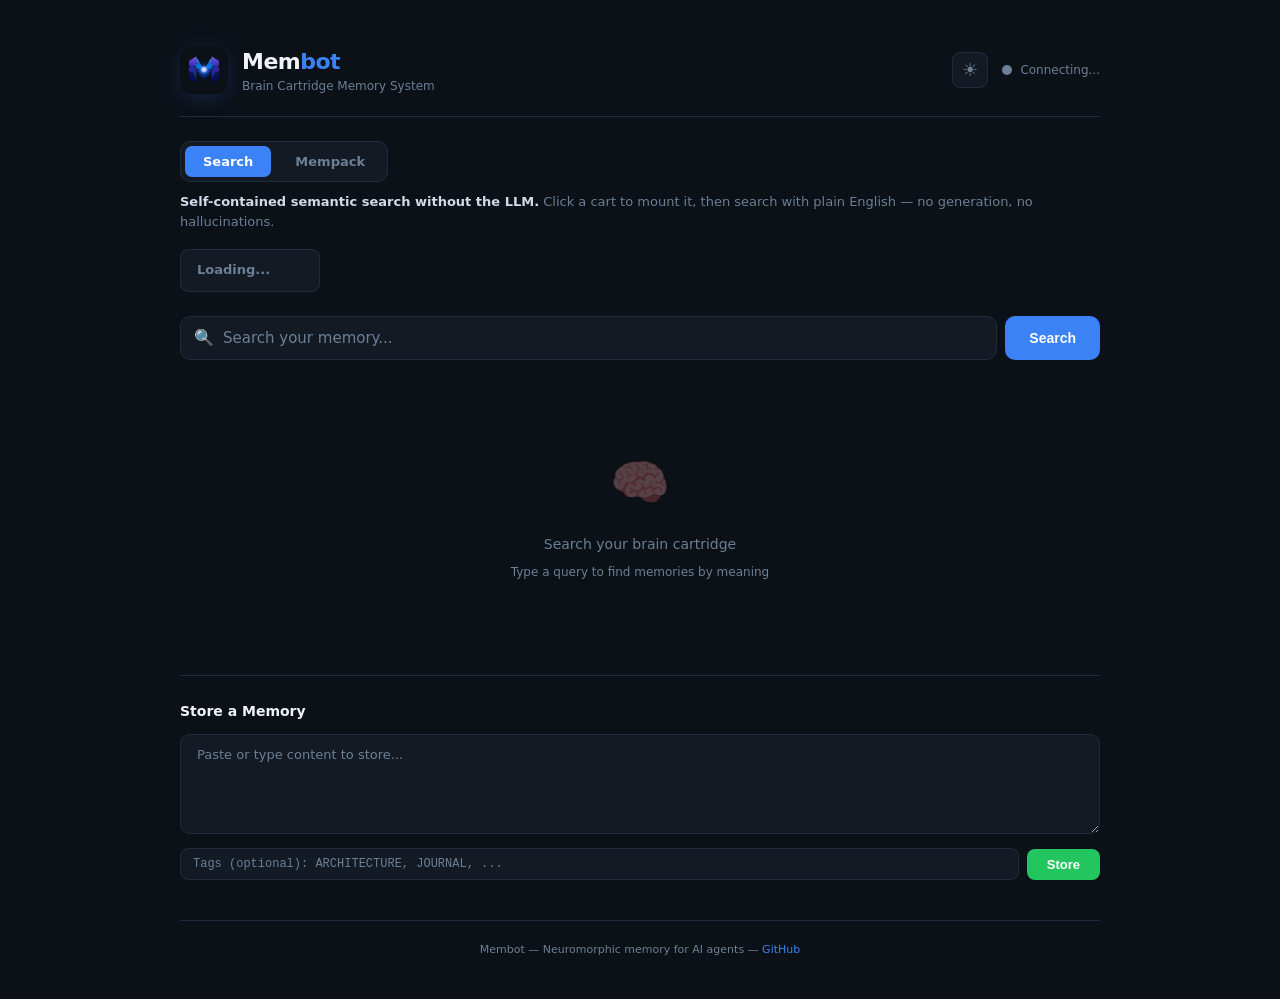
<file: tools/test_output/rendered_app_local.html>
<!DOCTYPE html>
<html lang="en">
<head>
<meta charset="utf-8">
<meta name="viewport" content="width=device-width, initial-scale=1">
<title>Membot — Brain Cartridge Memory</title>
<style>
  * { margin: 0; padding: 0; box-sizing: border-box; }
  :root {
    --bg: #0c1017; --surface: #131a24; --surface-2: #1a2332;
    --border: #1e2d3d; --border-hover: #2a3f54;
    --text: #d1dae6; --text-dim: #6b7f95; --text-bright: #f0f4f8;
    --accent: #3b82f6; --accent-dim: #2563eb; --accent-glow: #3b82f620;
    --green: #22c55e; --green-dim: #16a34a; --green-glow: #22c55e18;
    --amber: #eab308; --red: #ef4444;
    --mono: 'Cascadia Code','Fira Code','JetBrains Mono','Consolas',monospace;
    --sans: 'Inter','Segoe UI',system-ui,-apple-system,sans-serif;
  }
  [data-theme="light"] {
    --bg: #f5f7fa; --surface: #ffffff; --surface-2: #f0f2f5;
    --border: #e2e8f0; --border-hover: #cbd5e1;
    --text: #334155; --text-dim: #94a3b8; --text-bright: #0f172a;
    --accent: #3b82f6; --accent-dim: #2563eb; --accent-glow: #3b82f615;
    --green: #16a34a; --green-dim: #15803d; --green-glow: #22c55e12;
    --amber: #ca8a04; --red: #dc2626;
  }
  body { background:var(--bg); color:var(--text); font-family:var(--sans); font-size:14px; line-height:1.6; min-height:100vh; }
  .app { max-width:960px; margin:0 auto; padding:20px; }
  .brand { display:flex; align-items:center; gap:14px; padding:24px 0 20px; border-bottom:1px solid var(--border); margin-bottom:24px; }
  .brand-icon { width:48px; height:48px; border-radius:12px; overflow:hidden; flex-shrink:0; box-shadow:0 4px 20px #3b82f630; }
  .brand-icon img { width:100%; height:100%; object-fit:cover; }
  .brand-text h1 { font-size:22px; font-weight:700; color:var(--text-bright); letter-spacing:-0.5px; }
  .brand-text h1 span { color:var(--accent); }
  .brand-text p { font-size:12px; color:var(--text-dim); margin-top:-2px; }
  .intro { font-size:13px; color:var(--text-dim); line-height:1.5; margin:-8px 0 18px; }
  .intro strong { color:var(--text); font-weight:600; }
  .theme-toggle { background:var(--surface); border:1px solid var(--border); color:var(--text-dim); width:36px; height:36px; border-radius:8px; cursor:pointer; font-size:18px; display:flex; align-items:center; justify-content:center; transition:all 0.2s; flex-shrink:0; margin-left:auto; }
  .theme-toggle:hover { border-color:var(--border-hover); color:var(--text); }
  [data-theme="light"] .result-card, [data-theme="light"] .cart-chip { box-shadow:0 1px 3px rgba(0,0,0,0.08); }
  .status-bar { display:flex; align-items:center; gap:8px; font-size:12px; color:var(--text-dim); }
  .status-dot { width:10px; height:10px; border-radius:50%; background:var(--text-dim); transition:all 0.3s; }
  .status-dot.connected { background:var(--green); box-shadow:0 0 8px var(--green-glow); }
  .status-dot.error { background:var(--red); }
  .cart-bar { display:flex; gap:10px; margin-bottom:20px; overflow-x:auto; padding-bottom:4px; align-items:center; }
  .cart-chip { flex-shrink:0; background:var(--surface); border:1px solid var(--border); border-radius:8px; padding:10px 16px; min-width:140px; transition:all 0.2s; cursor:pointer; }
  .cart-chip:hover { border-color:var(--border-hover); transform:translateY(-1px); }
  .cart-chip.active { border-color:var(--accent); background:var(--accent-glow); cursor:default; }
  .cart-chip.mounting { opacity:0.6; pointer-events:none; }
  .cart-chip .name { font-size:13px; font-weight:600; color:var(--text-bright); white-space:nowrap; overflow:hidden; text-overflow:ellipsis; }
  .cart-chip .meta { font-size:11px; color:var(--text-dim); margin-top:2px; }
  .cart-chip .meta .count { color:var(--accent); font-weight:600; }
  .search-box { position:relative; display:flex; gap:8px; margin-bottom:8px; }
  .search-box input { flex:1; background:var(--surface); border:1px solid var(--border); color:var(--text-bright); font-size:15px; padding:12px 16px 12px 42px; border-radius:10px; outline:none; transition:all 0.2s; font-family:var(--sans); }
  .search-box input:focus { border-color:var(--accent); box-shadow:0 0 0 3px var(--accent-glow); }
  .search-box input::placeholder { color:var(--text-dim); }
  .search-icon { position:absolute; left:14px; top:50%; transform:translateY(-50%); color:var(--text-dim); font-size:16px; pointer-events:none; }
  .search-box button { background:var(--accent); color:white; border:none; padding:12px 24px; border-radius:10px; font-size:14px; font-weight:600; cursor:pointer; transition:all 0.2s; white-space:nowrap; }
  .search-box button:hover { background:var(--accent-dim); }
  .search-meta { display:flex; justify-content:space-between; font-size:12px; color:var(--text-dim); margin-bottom:16px; }
  .results { display:flex; flex-direction:column; gap:12px; }
  .result-card { background:var(--surface); border:1px solid var(--border); border-radius:10px; padding:16px 20px; transition:all 0.2s; }
  .result-card:hover { border-color:var(--border-hover); }
  .result-header { display:flex; justify-content:space-between; align-items:center; margin-bottom:8px; }
  .result-rank { font-size:11px; font-weight:700; color:var(--accent); background:var(--accent-glow); padding:2px 8px; border-radius:4px; font-family:var(--mono); }
  .result-score { font-size:11px; color:var(--text-dim); font-family:var(--mono); }
  .result-text { font-size:13px; line-height:1.7; color:var(--text); white-space:pre-wrap; word-break:break-word; }
  .result-text mark { background:#eab30830; color:var(--amber); border-radius:2px; padding:0 2px; }
  .result-footer { margin-top:10px; padding-top:8px; border-top:1px solid var(--border); display:flex; gap:12px; font-size:11px; color:var(--text-dim); font-family:var(--mono); }
  .result-footer .tag { background:var(--surface-2); padding:1px 6px; border-radius:3px; }
  .result-footer .prov { margin-left:auto; font-size:10px; opacity:0.7; font-style:italic; }
  .result-text a, .passage-text a { color:var(--accent); text-decoration:none; border-bottom:1px dotted var(--accent); }
  .result-text a:hover, .passage-text a:hover { border-bottom-style:solid; }
  .passage-modal-source { padding:8px 20px; border-top:1px solid var(--border); font-size:11px; color:var(--text-dim); font-family:var(--mono); flex-shrink:0; }
  .passage-modal-cta { padding:12px 20px; border-top:1px solid var(--border); text-align:center; flex-shrink:0; }
  .modal-cta-btn { background:var(--accent); color:white; border:none; padding:10px 18px; border-radius:6px; cursor:pointer; font-size:13px; font-weight:600; font-family:var(--sans); transition:background 0.2s; }
  .modal-cta-btn:hover { background:var(--accent-dim); }
  .modal-cta-btn:disabled { opacity:0.6; cursor:wait; }
  .modal-cta-loading { font-size:12px; color:var(--text-dim); font-style:italic; }
  .result-card { cursor:pointer; }
  .passage-overlay { position:fixed; inset:0; background:rgba(0,0,0,0.7); z-index:900; display:flex; align-items:center; justify-content:center; opacity:0; transition:opacity 0.2s; pointer-events:none; }
  .passage-overlay.open { opacity:1; pointer-events:auto; }
  .passage-modal { background:var(--bg); border:1px solid var(--border); border-radius:14px; width:min(800px,90vw); max-height:80vh; display:flex; flex-direction:column; box-shadow:0 24px 80px #00000080; }
  .passage-modal-header { display:flex; justify-content:space-between; align-items:center; padding:16px 20px; border-bottom:1px solid var(--border); flex-shrink:0; }
  .passage-modal-header .modal-rank { font-size:12px; font-weight:700; color:var(--accent); font-family:var(--mono); }
  .passage-modal-header .modal-score { font-size:12px; color:var(--text-dim); font-family:var(--mono); margin-left:12px; }
  .passage-modal-header .modal-close { background:none; border:1px solid var(--border); color:var(--text-dim); width:32px; height:32px; border-radius:6px; cursor:pointer; font-size:18px; display:flex; align-items:center; justify-content:center; transition:all 0.2s; }
  .passage-modal-header .modal-close:hover { border-color:var(--red); color:var(--red); background:rgba(239,68,68,0.1); }
  .passage-modal-body { padding:20px; overflow-y:auto; flex:1; }
  .passage-modal-body .passage-text { font-size:14px; line-height:1.8; color:var(--text); white-space:pre-wrap; word-break:break-word; }
  .passage-modal-body .passage-text mark { background:#eab30830; color:var(--amber); border-radius:2px; padding:0 2px; }
  .passage-modal-footer { padding:12px 20px; border-top:1px solid var(--border); display:flex; justify-content:center; gap:8px; flex-shrink:0; }
  .passage-nav-btn { background:var(--surface); border:1px solid var(--border); color:var(--text-dim); padding:6px 16px; border-radius:6px; font-size:12px; cursor:not-allowed; opacity:0.4; transition:all 0.2s; font-family:var(--mono); }
  .passage-nav-btn.enabled { cursor:pointer; opacity:1; }
  .passage-nav-btn.enabled:hover { border-color:var(--accent); color:var(--accent); }
  .store-section { margin-top:32px; padding-top:24px; border-top:1px solid var(--border); }
  .store-section h2 { font-size:14px; font-weight:600; color:var(--text-bright); margin-bottom:12px; }
  .store-box textarea { width:100%; background:var(--surface); border:1px solid var(--border); color:var(--text); font-size:13px; font-family:var(--sans); padding:12px 16px; border-radius:10px; resize:vertical; min-height:100px; outline:none; transition:border-color 0.2s; margin-bottom:8px; }
  .store-box textarea:focus { border-color:var(--green); }
  .store-box textarea::placeholder { color:var(--text-dim); }
  .store-row { display:flex; gap:8px; align-items:center; }
  .store-row input { flex:1; background:var(--surface); border:1px solid var(--border); color:var(--text); font-size:12px; padding:8px 12px; border-radius:8px; outline:none; font-family:var(--mono); }
  .store-row input:focus { border-color:var(--green); }
  .store-row input::placeholder { color:var(--text-dim); }
  .store-row button { background:var(--green); color:white; border:none; padding:8px 20px; border-radius:8px; font-size:13px; font-weight:600; cursor:pointer; transition:all 0.2s; }
  .store-row button:hover { background:var(--green-dim); }
  .toast { position:fixed; bottom:24px; right:24px; background:var(--surface-2); border:1px solid var(--border); border-radius:8px; padding:12px 20px; font-size:13px; color:var(--text); box-shadow:0 8px 32px #00000060; transform:translateY(80px); opacity:0; transition:all 0.3s; z-index:1000; }
  .toast.show { transform:translateY(0); opacity:1; }
  .toast.success { border-left:3px solid var(--green); }
  .toast.error { border-left:3px solid var(--red); }
  .empty-state { text-align:center; padding:60px 20px; color:var(--text-dim); }
  .empty-state .icon { font-size:48px; margin-bottom:12px; opacity:0.3; }
  .loading { display:none; text-align:center; padding:40px; color:var(--text-dim); }
  .loading.active { display:block; }
  .spinner { display:inline-block; width:20px; height:20px; border:2px solid var(--border); border-top-color:var(--accent); border-radius:50%; animation:spin 0.8s linear infinite; }
  @keyframes spin { to { transform:rotate(360deg); } }
  .app-footer { margin-top:40px; padding:20px 0; border-top:1px solid var(--border); text-align:center; font-size:11px; color:var(--text-dim); }
  .app-footer a { color:var(--accent); text-decoration:none; }
  .app-footer a:hover { text-decoration:underline; }
  @media (max-width:640px) { .app { padding:12px; } .brand { flex-wrap:wrap; } .search-box { flex-direction:column; } .search-box button { width:100%; } }
  /* ---------- Mempack Dashboard view ---------- */
  .view-tabs { display:flex; gap:6px; margin-bottom:18px; padding:4px; background:var(--surface); border:1px solid var(--border); border-radius:10px; width:fit-content; }
  .view-tab { background:transparent; border:none; color:var(--text-dim); padding:8px 18px; border-radius:7px; cursor:pointer; font-size:13px; font-weight:600; font-family:var(--sans); transition:all 0.15s; }
  .view-tab:hover { color:var(--text); }
  .view-tab.active { background:var(--accent); color:white; }
  .dash-row { display:flex; gap:8px; align-items:center; margin-bottom:14px; }
  .dash-row input.uuid-input { flex:1; background:var(--surface); border:1px solid var(--border); color:var(--text); font-size:12px; padding:8px 12px; border-radius:8px; outline:none; font-family:var(--mono); }
  .dash-row input.uuid-input:focus { border-color:var(--accent); }
  .dash-row button { background:var(--accent); color:white; border:none; padding:8px 18px; border-radius:8px; font-size:13px; font-weight:600; cursor:pointer; transition:all 0.2s; }
  .dash-row button:hover { background:var(--accent-dim); }
  .dash-row button.secondary { background:var(--surface-2); color:var(--text); border:1px solid var(--border); }
  .dash-row button.secondary:hover { border-color:var(--border-hover); color:var(--text-bright); }
  .mempack-list { display:flex; flex-direction:column; gap:8px; margin-bottom:24px; }
  .mempack-card { background:var(--surface); border:1px solid var(--border); border-radius:10px; padding:14px 18px; cursor:pointer; transition:all 0.15s; }
  .mempack-card:hover { border-color:var(--border-hover); }
  .mempack-card.active { border-color:var(--accent); background:var(--accent-glow); }
  .mempack-card .name { font-size:14px; font-weight:700; color:var(--text-bright); margin-bottom:4px; }
  .mempack-card .meta { font-size:11px; color:var(--text-dim); font-family:var(--mono); margin-bottom:8px; }
  .mempack-card .meta .pill { background:var(--surface-2); padding:1px 6px; border-radius:3px; margin-right:6px; }
  .mempack-card .meta .pill.pending { color:var(--amber); }
  .mempack-card .meta .pill.ready { color:var(--green); }
  .quota-bar { background:var(--surface-2); height:6px; border-radius:3px; overflow:hidden; margin-top:6px; }
  .quota-fill { background:var(--accent); height:100%; border-radius:3px; transition:width 0.3s; }
  .quota-fill.warn { background:var(--amber); }
  .quota-fill.full { background:var(--red); }
  .quota-label { font-size:10px; color:var(--text-dim); font-family:var(--mono); margin-top:4px; }
  .dash-section { margin-top:24px; padding-top:20px; border-top:1px solid var(--border); }
  .dash-section > h3 { font-size:13px; font-weight:700; color:var(--text-bright); text-transform:uppercase; letter-spacing:0.5px; margin-bottom:12px; }
  .dash-section > h3 .small { font-weight:400; text-transform:none; letter-spacing:0; color:var(--text-dim); margin-left:8px; font-size:11px; }
  .pattern-i-editor textarea { width:100%; background:var(--surface); border:1px solid var(--border); color:var(--text); font-size:13px; font-family:var(--mono); padding:14px 16px; border-radius:10px; resize:vertical; min-height:240px; outline:none; transition:border-color 0.2s; line-height:1.6; }
  .pattern-i-editor textarea:focus { border-color:var(--accent); }
  .pattern-i-actions { display:flex; gap:8px; margin-top:10px; align-items:center; flex-wrap:wrap; }
  .pattern-i-actions .saved-msg { color:var(--text-dim); font-size:11px; font-family:var(--mono); }
  .pattern-i-actions .saved-msg.success { color:var(--green); }
  .pattern-i-actions select { background:var(--surface); border:1px solid var(--border); color:var(--text); font-size:12px; font-family:var(--mono); padding:6px 10px; border-radius:6px; outline:none; cursor:pointer; }
  .pattern-i-actions select:focus { border-color:var(--accent); }
  .connect-panel { background:var(--surface); border:1px solid var(--border); border-radius:10px; padding:14px 16px; }
  .connect-panel > summary { cursor:pointer; list-style:none; outline:none; user-select:none; }
  .connect-panel > summary::marker { display:none; }
  .connect-panel > summary::before { content:'B8'; display:inline-block; margin-right:8px; color:var(--text-dim); transition:transform 0.15s; font-size:11px; }
  .connect-panel[open] > summary::before { transform:rotate(90deg); }
  .connect-body { margin-top:14px; padding-top:14px; border-top:1px solid var(--border); }
  .connect-intro { font-size:13px; color:var(--text-dim); line-height:1.5; margin-bottom:14px; }
  .connect-intro code { background:var(--surface-2); padding:1px 5px; border-radius:3px; font-size:12px; }
  .connect-step { margin-top:14px; }
  .connect-step-label { font-size:11px; font-weight:600; color:var(--text-bright); text-transform:uppercase; letter-spacing:0.4px; margin-bottom:6px; }
  .connect-code { background:var(--surface-2); border:1px solid var(--border); border-radius:6px; padding:10px 12px; font-family:var(--mono); font-size:12px; color:var(--text); line-height:1.5; overflow-x:auto; white-space:pre; margin:0 0 6px 0; }
  .connect-copy { background:var(--surface-2); border:1px solid var(--border); color:var(--text-dim); font-size:11px; font-family:var(--mono); padding:4px 10px; border-radius:5px; cursor:pointer; }
  .connect-copy:hover { color:var(--accent); border-color:var(--accent); }
  .connect-copy-status { font-size:11px; color:var(--green); font-family:var(--mono); margin-left:8px; }
  .connect-paths { margin-top:18px; padding-top:14px; border-top:1px dashed var(--border); }
  .connect-paths ul { margin:6px 0 0 0; padding-left:18px; }
  .connect-paths li { font-size:12px; color:var(--text-dim); line-height:1.7; }
  .connect-paths li code { background:var(--surface-2); padding:1px 5px; border-radius:3px; font-size:11px; }
  .dispatch-editor textarea { width:100%; background:var(--surface); border:1px solid var(--border); color:var(--text); font-size:13px; font-family:var(--mono); padding:12px 14px; border-radius:10px; resize:vertical; min-height:96px; outline:none; transition:border-color 0.2s; line-height:1.5; }
  .dispatch-editor textarea:focus { border-color:var(--accent); }
  .dispatch-actions { display:flex; gap:8px; margin-top:8px; align-items:center; }
  .dispatch-actions .saved-msg { color:var(--text-dim); font-size:11px; font-family:var(--mono); }
  .dispatch-actions .saved-msg.success { color:var(--green); }
  .activity-feed { display:flex; flex-direction:column; gap:6px; max-height:480px; overflow-y:auto; padding-right:4px; }
  .activity-row { display:flex; gap:12px; padding:10px 12px; background:var(--surface); border:1px solid var(--border); border-radius:8px; align-items:flex-start; }
  .activity-row .ts { font-size:10px; color:var(--text-dim); font-family:var(--mono); white-space:nowrap; min-width:120px; padding-top:2px; }
  .activity-row .body { flex:1; min-width:0; }
  .activity-row .body .summary { font-size:13px; color:var(--text); margin-bottom:2px; }
  .activity-row .body .preview { font-size:11px; color:var(--text-dim); font-family:var(--mono); white-space:nowrap; overflow:hidden; text-overflow:ellipsis; }
  .activity-row .type { font-size:10px; font-weight:700; padding:2px 6px; border-radius:3px; font-family:var(--mono); text-transform:uppercase; letter-spacing:0.3px; flex-shrink:0; }
  .activity-row .type.imprint        { background:var(--accent-glow); color:var(--accent); }
  .activity-row .type.mount          { background:var(--green-glow); color:var(--green); }
  .activity-row .type.pattern_i_update { background:#a855f720; color:#a855f7; }
  .activity-row .type.pattern_update { background:#a855f720; color:#a855f7; }
  .activity-row .type.copy_in        { background:#06b6d420; color:#06b6d4; }
  .activity-row .type.create         { background:#eab30820; color:var(--amber); }
  .activity-row .type.settings_update{ background:var(--surface-2); color:var(--text-dim); }
  .activity-row .type.dispatch       { background:#3b82f620; color:#3b82f6; }
  .settings-row { display:flex; align-items:center; gap:10px; margin-bottom:10px; font-size:13px; color:var(--text); }
  .settings-row input[type=checkbox] { width:16px; height:16px; cursor:pointer; accent-color:var(--accent); }
  .settings-row label { cursor:pointer; }
  .settings-row .hint { font-size:11px; color:var(--text-dim); margin-left:8px; }
  .dash-empty { text-align:center; padding:40px 20px; color:var(--text-dim); font-size:13px; }
  .dash-empty .icon { font-size:36px; margin-bottom:8px; opacity:0.4; }
</style>
</head>
<body>
<div class="app">
  <div class="brand">
    <div class="brand-icon"><img src="[data-uri]" alt="Membot"></div>
    <div class="brand-text">
      <h1>Mem<span>bot</span></h1>
      <p>Brain Cartridge Memory System</p>
    </div>
    <button class="theme-toggle" id="themeBtn" onclick="toggleTheme()" title="Toggle light/dark">&#x2600;</button>
    <div class="status-bar" id="statusBar">
      <div class="status-dot" id="statusDot"></div>
      <span id="statusText">Connecting...</span>
    </div>
  </div>
  <div class="view-tabs" role="tablist">
    <button class="view-tab active" data-view="search" onclick="setView('search')">Search</button>
    <button class="view-tab" data-view="mempack" onclick="setView('mempack')">Mempack</button>
  </div>
  <p class="intro" id="searchIntro"><strong>Self-contained semantic search without the LLM.</strong> Click a cart to mount it, then search with plain English &mdash; no generation, no hallucinations.</p>
  <div class="cart-bar" id="cartBar"><div class="cart-chip"><div class="name" style="color:var(--text-dim)">Loading...</div></div></div>
  <div class="search-box">
    <span class="search-icon">&#x1F50D;</span>
    <input type="text" id="searchInput" placeholder="Search your memory..." onkeydown="if(event.key==='Enter')doSearch()">
    <button onclick="doSearch()">Search</button>
  </div>
  <div class="search-meta" id="searchMeta"></div>
  <div class="loading" id="loadingEl"><div class="spinner"></div> Searching...</div>
  <div class="results" id="resultsEl">
    <div class="empty-state"><div class="icon">&#x1F9E0;</div><p>Search your brain cartridge</p><div class="hint" style="font-size:12px;margin-top:8px">Type a query to find memories by meaning</div></div>
  </div>
  <div class="passage-overlay" id="passageOverlay" onclick="if(event.target===this)closePassage()">
    <div class="passage-modal">
      <div class="passage-modal-header">
        <div><span class="modal-rank" id="modalRank"></span><span class="modal-score" id="modalScore"></span></div>
        <button class="modal-close" onclick="closePassage()" title="Close">&#x2715;</button>
      </div>
      <div class="passage-modal-body"><div class="passage-text" id="modalText"></div></div>
      <div class="passage-modal-cta" id="modalCta" style="display:none"></div>
      <div class="passage-modal-source" id="modalSource" style="display:none"></div>
      <div class="passage-modal-footer">
        <button class="passage-nav-btn" id="btnPrev" title="Previous chunk (when metadata wired)">&#x25C0; Prev</button>
        <button class="passage-nav-btn" id="btnNext" title="Next chunk (when metadata wired)">Next &#x25B6;</button>
      </div>
    </div>
  </div>
  <div class="store-section" id="storeSection">
    <h2>Store a Memory</h2>
    <div class="store-box">
      <textarea id="storeContent" placeholder="Paste or type content to store..." rows="4"></textarea>
      <div class="store-row">
        <input type="text" id="storeTags" placeholder="Tags (optional): ARCHITECTURE, JOURNAL, ...">
        <button onclick="doStore()">Store</button>
      </div>
    </div>
  </div>
  <div id="mempackView" style="display:none">
    <p class="intro"><strong>Mempack &mdash; portable per-agent memory.</strong> Each agent gets its own writable cart that travels with it. This dashboard is your home base for what your agent has been doing on your behalf.</p>
    <div class="dash-row" id="ownerRow">
      <input type="text" id="ownerUuid" class="uuid-input" placeholder="Detecting Supabase session..." readonly>
      <button onclick="loadMempacks()">Reload</button>
      <button class="secondary" onclick="overrideOwner()" title="Sign in as a different user (admin/debug)">Override</button>
    </div>
    <div id="mempackList" class="mempack-list"></div>
    <div id="mempackDetail" style="display:none">
      <div class="dash-section">
        <details class="connect-panel" id="connectPanel">
          <summary><h3 style="display:inline-block; margin:0;">Connect an agent <span class="small">Mount this Mempack from Claude Desktop, Cursor, Claude Code, Windsurf, &hellip;</span></h3></summary>
          <div class="connect-body">
            <p class="connect-intro">Your dispatched tasks sit in this Mempack until an MCP-aware client mounts it. Drop the snippet below into your client's <code>mcp.json</code>, restart it, then ask the agent to mount your Mempack and check for dispatches.</p>
            <div class="connect-step">
              <div class="connect-step-label">1. Add this to your client's mcp.json</div>
              <pre class="connect-code" id="connectMcpJson"></pre>
              <button class="connect-copy" onclick="copyConnectSnippet('mcpJson')">Copy snippet</button>
              <span class="connect-copy-status" id="connectMcpJsonStatus"></span>
            </div>
            <div class="connect-step">
              <div class="connect-step-label">2. Restart your client, then prompt the agent</div>
              <pre class="connect-code" id="connectPrompt"></pre>
              <button class="connect-copy" onclick="copyConnectSnippet('prompt')">Copy prompt</button>
              <span class="connect-copy-status" id="connectPromptStatus"></span>
            </div>
            <div class="connect-paths">
              <div class="connect-step-label">Common config paths</div>
              <ul>
                <li><strong>Claude Desktop:</strong> <code>%APPDATA%\Claude\claude_desktop_config.json</code> (Win) / <code>~/Library/Application Support/Claude/claude_desktop_config.json</code> (Mac)</li>
                <li><strong>Cursor:</strong> <code>~/.cursor/mcp.json</code></li>
                <li><strong>Claude Code:</strong> <code>.mcp.json</code> (project) or <code>~/.claude/mcp.json</code> (global)</li>
                <li><strong>Windsurf:</strong> <code>~/.codeium/windsurf/mcp_config.json</code></li>
              </ul>
            </div>
          </div>
        </details>
      </div>
      <div class="dash-section">
        <h3>Dispatch <span class="small">Queue a task for your agent</span></h3>
        <div class="dispatch-editor">
          <textarea id="dispatchText" placeholder="Describe a task. It's saved to your Mempack tagged DISPATCH; your agent surfaces it on mount and acks before starting work."></textarea>
          <div class="dispatch-actions">
            <button onclick="doDispatch()">Send Dispatch</button>
            <span class="saved-msg" id="dispatchStatus"></span>
          </div>
        </div>
      </div>
      <div class="dash-section">
        <h3>Pattern I &mdash; Behavior <span class="small" id="patternIMeta"></span></h3>
        <div class="pattern-i-editor">
          <textarea id="patternIText" placeholder="Pattern I bootstraps the agent on every mount. Write the agent's identity, behavior rules, learned preferences..."></textarea>
          <div class="pattern-i-actions">
            <button onclick="savePatternI()">Save Pattern I</button>
            <select id="templateSelect" onchange="onTemplatePick()" title="Load a Pattern I starter template">
              <option value="">Load template…</option>
            </select>
            <span class="saved-msg" id="patternIStatus"></span>
          </div>
        </div>
      </div>
      <div class="dash-section">
        <h3>Activity <span class="small" id="activityMeta">polling every 5s</span></h3>
        <div id="activityFeed" class="activity-feed"></div>
      </div>
      <div class="dash-section">
        <h3>Settings</h3>
        <div class="settings-row">
          <input type="checkbox" id="loggingToggle" onchange="toggleLogging(this.checked)">
          <label for="loggingToggle">Activity logging enabled</label>
          <span class="hint">When off, agent actions stop appearing in the feed.</span>
        </div>
      </div>
    </div>
  </div>
  <div class="app-footer">Membot &mdash; Neuromorphic memory for AI agents &mdash; <a href="https://github.com/project-you-apps/membot">GitHub</a></div>
</div>
<div class="toast" id="toastEl"></div>
<script>
const $=s=>document.querySelector(s);
let _mounted=null, _memories=0;
function applyReadOnly(ro){
  const ta=$('#storeContent'),btn=document.querySelector('.store-row button'),ti=$('#storeTags');
  if(ro){
    if(ta){ta.value='THIS SERVICE NOT YET AVAILABLE';ta.disabled=true;ta.style.opacity='0.5';}
    if(ti){ti.disabled=true;ti.style.opacity='0.5';}
    if(btn){btn.disabled=true;btn.style.opacity='0.5';btn.style.cursor='not-allowed';}
  }else{
    if(ta){ta.value='';ta.disabled=false;ta.style.opacity='1';}
    if(ti){ti.disabled=false;ti.style.opacity='1';}
    if(btn){btn.disabled=false;btn.style.opacity='1';btn.style.cursor='pointer';}
  }
}
const BASE=()=>{
  const loc=location.pathname.replace(/\/app\/?$/,'');
  return location.protocol==='file:'?'http://137.184.227.79:8000':location.origin+loc;
};
async function checkStatus(){
  const dot=$('#statusDot'),txt=$('#statusText');
  try{
    const r=await fetch(BASE()+'/api/status',{signal:AbortSignal.timeout(5000)});
    const d=await r.json();
    dot.className='status-dot connected';
    _mounted=d.cartridge; _memories=d.memories||0;
    txt.textContent=(_mounted||'No cart')+' ('+_memories.toLocaleString()+' memories)';
    applyReadOnly(d.read_only);
  }catch(e){ dot.className='status-dot error'; txt.textContent='Disconnected'; }
}
async function loadCartridges(){
  const bar=$('#cartBar');
  try{
    const [cr,sr]=await Promise.all([
      fetch(BASE()+'/api/cartridges',{signal:AbortSignal.timeout(5000)}).then(r=>r.json()),
      fetch(BASE()+'/api/status',{signal:AbortSignal.timeout(5000)}).then(r=>r.json())
    ]);
    _mounted=sr.cartridge; _memories=sr.memories||0;
    const dot=$('#statusDot'),txt=$('#statusText');
    dot.className='status-dot connected';
    txt.textContent=(_mounted||'No cart')+' ('+_memories.toLocaleString()+' memories)';
    applyReadOnly(sr.read_only);
    const carts=cr.cartridges||[];
    if(carts.length===0){bar.innerHTML='<div class="cart-chip"><div class="name" style="color:var(--text-dim)">No cartridges found</div></div>';return;}
    bar.innerHTML=carts.map(c=>{
      const active=_mounted&&c.name===_mounted;
      const cls='cart-chip'+(active?' active':'');
      const mem=active?' &middot; <span class="count">'+_memories.toLocaleString()+' memories</span>':'';
      return '<div class="'+cls+'" data-name="'+esc(c.name)+'"><div class="name">'+esc(c.name)+'</div><div class="meta">'+c.size_mb+' MB &middot; '+c.format.toUpperCase()+(c.has_brain?' &middot; GPU':'')+mem+'</div></div>';
    }).join('');
    bar.querySelectorAll('.cart-chip').forEach(el=>el.addEventListener('click',()=>mountCart(el.dataset.name)));
  }catch(e){bar.innerHTML='<div class="cart-chip"><div class="name" style="color:var(--red)">Connection failed</div></div>';}
}
async function mountCart(name){
  if(name===_mounted)return;
  $('#resultsEl').innerHTML='<div class="empty-state"><div class="icon">&#x1F9E0;</div><p>Search your brain cartridge</p><div class="hint" style="font-size:12px;margin-top:8px">Type a query to find memories by meaning</div></div>';
  $('#searchMeta').textContent=''; _lastResults=[]; _lastQuery='';
  const chips=document.querySelectorAll('.cart-chip');
  chips.forEach(c=>{if(c.dataset.name===name)c.classList.add('mounting');});
  toast('Mounting '+name+'...');
  try{
    const r=await fetch(BASE()+'/api/mount',{method:'POST',headers:{'Content-Type':'application/json'},body:JSON.stringify({name})});
    const d=await r.json();
    if(d.error){toast(d.error,'error');}
    else{toast('Mounted '+name,'success');}
    await loadCartridges();
  }catch(e){toast('Mount failed: '+e.message,'error');chips.forEach(c=>c.classList.remove('mounting'));}
}
var _lastResults=[], _lastQuery='';
async function doSearch(){
  const query=$('#searchInput').value.trim();
  if(!query)return;
  _lastQuery=query;
  const el=$('#resultsEl'),loading=$('#loadingEl'),meta=$('#searchMeta');
  el.innerHTML=''; loading.className='loading active'; meta.textContent='';
  const t0=performance.now();
  try{
    const r=await fetch(BASE()+'/api/search',{method:'POST',headers:{'Content-Type':'application/json'},body:JSON.stringify({query,top_k:8})});
    const data=await r.json();
    const elapsed=Math.round(performance.now()-t0);
    loading.className='loading';
    var items=data.results;
    if(!items&&typeof data.result==='string'){
      items=[];
      var lines=data.result.split(/\n\n/);
      for(var li=0;li<lines.length;li++){
        var m=lines[li].match(/^#\d+\s+\[([\d.]+)\]\s+(.*)/s);
        if(m)items.push({score:parseFloat(m[1]),text:m[2],full_text:m[2],tags:''});
      }
    }
    _lastResults=items||[];
    console.log('[HIPPO] Search results:', JSON.stringify(items?.map(r=>({idx:r.index,prev:r.prev_idx,next:r.next_idx}))));
    const haystack=_memories?' of '+_memories.toLocaleString():'';
    if(!items||items.length===0){
      el.innerHTML='<div class="empty-state"><div class="icon">&#x1F914;</div><p>No results found</p></div>';
      meta.textContent='0 results'+haystack+' in '+elapsed+'ms'; return;
    }
    meta.textContent=items.length+haystack+' results in '+elapsed+'ms';
    el.innerHTML=items.map((item,i)=>{
      const text=esc(item.text||item.content||'');
      const score=item.score!=null?item.score.toFixed(4):'';
      const tags=item.tags?item.tags.split(',').map(t=>'<span class="tag">'+esc(t.trim())+'</span>').join(''):'';
      const provBits=[];
      if(item.source_db)provBits.push(esc(item.source_db));
      if(item.paper_id)provBits.push('id: '+esc(item.paper_id));
      const prov=provBits.length?'<span class="prov">'+provBits.join(' · ')+'</span>':'';
      return '<div class="result-card" data-idx="'+i+'"><div class="result-header"><span class="result-rank">#'+(i+1)+'</span>'+(score?'<span class="result-score">score: '+score+'</span>':'')+'</div><div class="result-text">'+highlight(linkify(text),query)+'</div>'+((tags||prov)?'<div class="result-footer">'+tags+prov+'</div>':'')+'</div>';
    }).join('');
    el.querySelectorAll('.result-card').forEach(c=>c.addEventListener('click',()=>openPassage(parseInt(c.dataset.idx))));
  }catch(e){ loading.className='loading'; el.innerHTML='<div class="empty-state"><div class="icon">&#x26A0;</div><p>Search failed</p><div style="font-size:12px;margin-top:8px">'+esc(e.message)+'</div></div>'; }
}
var _currentPassage=null;
function openPassage(resultIdx){
  if(resultIdx<0||resultIdx>=_lastResults.length)return;
  const item=_lastResults[resultIdx];
  console.log('[HIPPO] openPassage resultIdx='+resultIdx+' item.index='+item.index+' prev_idx='+item.prev_idx+' next_idx='+item.next_idx, item);
  _showPassage({index:item.index,full_text:item.full_text||item.text||'',prev_idx:item.prev_idx,next_idx:item.next_idx,score:item.score,rank:resultIdx+1,paper_id:item.paper_id,source_db:item.source_db});
}
function _showPassage(p){
  _currentPassage=p;
  $('#modalRank').textContent=p.rank?'#'+p.rank:'idx:'+p.index;
  $('#modalScore').textContent=p.score!=null?'score: '+p.score.toFixed(4):'';
  $('#modalText').innerHTML=highlight(linkify(esc(p.full_text)),_lastQuery);
  // Provenance state machine: split-cart preview (source_db, no paper_id) shows the
  // load CTA; loaded state (paper_id present) shows the source line; non-split shows
  // neither.
  const isSplit=!!p.source_db;
  const isLoaded=!!p.paper_id;
  const cta=$('#modalCta'),src=$('#modalSource');
  if(cta){
    if(isSplit&&!isLoaded){
      cta.innerHTML='<button class="modal-cta-btn" onclick="loadSource()">&#x1F4C2; Load full passage from '+esc(p.source_db)+' &rarr;</button>';
      cta.style.display='block';
    } else { cta.style.display='none'; cta.innerHTML=''; }
  }
  if(src){
    if(isLoaded){
      const bits=['source: '+p.source_db];
      if(p.paper_id)bits.push('id: '+p.paper_id);
      src.textContent=bits.join(' · ');
      src.style.display='block';
    } else { src.style.display='none'; }
  }
  const btnP=$('#btnPrev'),btnN=$('#btnNext');
  if(p.prev_idx!=null){btnP.className='passage-nav-btn enabled';btnP.onclick=()=>navigatePassage(p.prev_idx);}
  else{btnP.className='passage-nav-btn';btnP.onclick=null;}
  if(p.next_idx!=null){btnN.className='passage-nav-btn enabled';btnN.onclick=()=>navigatePassage(p.next_idx);}
  else{btnN.className='passage-nav-btn';btnN.onclick=null;}
  $('#passageOverlay').classList.add('open');
  document.addEventListener('keydown',_passageKeys);
}
async function loadSource(){
  if(!_currentPassage)return;
  const cta=$('#modalCta'),idx=_currentPassage.index;
  if(cta)cta.innerHTML='<span class="modal-cta-loading">Loading from source database&hellip;</span>';
  try{
    const r=await fetch(BASE()+'/api/passage?idx='+idx);
    const data=await r.json();
    if(data.error){toast(data.error,'error');return;}
    const p=data.passage;
    _showPassage({index:p.index,full_text:p.full_text,prev_idx:p.prev_idx,next_idx:p.next_idx,score:_currentPassage.score,rank:_currentPassage.rank,source_db:p.source_db,paper_id:p.paper_id});
  }catch(e){
    toast('Source load failed: '+e.message,'error');
    if(cta)cta.innerHTML='<button class="modal-cta-btn" onclick="loadSource()">Retry</button>';
  }
}
async function navigatePassage(idx){
  try{
    const r=await fetch(BASE()+'/api/passage?idx='+idx);
    const data=await r.json();
    if(data.error){toast(data.error,'error');return;}
    const p=data.passage;
    _showPassage({index:p.index,full_text:p.full_text,prev_idx:p.prev_idx,next_idx:p.next_idx,score:null,rank:null,source_db:p.source_db,paper_id:p.paper_id});
  }catch(e){toast('Navigation failed: '+e.message,'error');}
}
function closePassage(){
  $('#passageOverlay').classList.remove('open');
  _currentPassage=null;
  document.removeEventListener('keydown',_passageKeys);
}
function _passageKeys(e){
  if(e.key==='Escape')closePassage();
  if(e.key==='ArrowLeft'&&_currentPassage&&_currentPassage.prev_idx!=null)navigatePassage(_currentPassage.prev_idx);
  if(e.key==='ArrowRight'&&_currentPassage&&_currentPassage.next_idx!=null)navigatePassage(_currentPassage.next_idx);
}
async function doStore(){
  const content=$('#storeContent').value.trim();
  const tags=$('#storeTags').value.trim();
  if(!content){toast('Enter content to store','error');return;}
  try{
    const r=await fetch(BASE()+'/api/store',{method:'POST',headers:{'Content-Type':'application/json'},body:JSON.stringify({content,tags})});
    const data=await r.json();
    if(data.error){toast(data.error,'error');}
    else{toast('Memory stored','success');$('#storeContent').value='';$('#storeTags').value='';checkStatus();}
  }catch(e){toast('Store failed: '+e.message,'error');}
}
function esc(s){const d=document.createElement('div');d.textContent=s;return d.innerHTML;}
const _STOP=new Set(['the','and','are','was','were','for','that','this','with','from','not','but','has','had','have','does','did','will','can','its','who','what','how','why','about','tell','you','your','some','than','them','then','they','been','more','also','into','would','could','should','just','like','very','much','many','only','other','over','such','after','before','between','through','where','when','which','while','each','there','their','these','those','being','because','during','both','same','own','most','well','way','all','out','one','two','may']);
function highlight(html,query){
  if(!query)return html;
  const words=query.split(/\s+/).filter(w=>w.length>2&&!_STOP.has(w.toLowerCase()));
  let r=html;
  // Negative lookahead (?![^<]*>) skips matches inside open tags / attribute values
  // (e.g. inside href="https://arxiv.org") so URL hrefs don't break.
  for(const w of words){const re=new RegExp('('+w.replace(/[.*+?^${}()|[\]\\]/g,'\\$&')+')(?![^<]*>)','gi');r=r.replace(re,'<mark>$1</mark>');}
  return r;
}
function linkify(escapedText){
  // Wrap http(s) URLs in clickable links. Input must already be HTML-escaped.
  return escapedText.replace(/(https?:\/\/[^\s<]+?)([.,;:!?)\]]?(?=\s|$|<))/g,'<a href="$1" target="_blank" rel="noopener noreferrer">$1</a>$2');
}
function toast(msg,type='success'){
  const el=$('#toastEl');el.textContent=msg;el.className='toast '+type+' show';
  setTimeout(()=>el.className='toast',3000);
}
function toggleTheme(){
  const html=document.documentElement;
  const next=html.getAttribute('data-theme')==='light'?'dark':'light';
  html.setAttribute('data-theme',next);
  $('#themeBtn').innerHTML=next==='light'?'&#x1F319;':'&#x2600;';
  localStorage.setItem('membot-theme',next);
}
(function(){const s=localStorage.getItem('membot-theme');if(s==='light'){document.documentElement.setAttribute('data-theme','light');setTimeout(()=>$('#themeBtn').innerHTML='&#x1F319;',0);}})();
loadCartridges();

/* =========================================================
 * Mempack Dashboard
 *   - View toggle (Search vs Mempack)
 *   - Owner UUID persistence in localStorage
 *   - Mempack list + selection
 *   - Pattern I editor (POST /api/mempack/<id>/pattern-i)
 *   - Activity feed (GET /api/mempack/<id>/activity, polling)
 *   - Settings toggle (PATCH /api/mempack/<id>)
 * ========================================================= */
const _SEARCH_VIEW_IDS = ['searchIntro','cartBar','storeSection'];
const _SEARCH_VIEW_SELECTORS = ['.search-box','.search-meta','#loadingEl','#resultsEl'];
let _currentMempack = null;     // currently selected mempack row
let _activitySinceTs = null;    // pagination cursor for delta polling
let _activityPollHandle = null; // setInterval handle
const _ACTIVITY_POLL_MS = 5000;

async function setView(name){
  const tabs = document.querySelectorAll('.view-tab');
  tabs.forEach(t => t.classList.toggle('active', t.dataset.view === name));
  const showSearch = (name === 'search');
  const showMempack = (name === 'mempack');
  _SEARCH_VIEW_IDS.forEach(id => { const el = document.getElementById(id); if(el) el.style.display = showSearch ? '' : 'none'; });
  _SEARCH_VIEW_SELECTORS.forEach(sel => { const el = document.querySelector(sel); if(el) el.style.display = showSearch ? '' : 'none'; });
  const mv = document.getElementById('mempackView'); if(mv) mv.style.display = showMempack ? '' : 'none';
  if (showMempack) {
    // Server-side identity check — Supabase cookies are HttpOnly so JS can't
    // read them, but they're auto-sent with same-origin fetches. /api/whoami
    // reads them server-side and tells us who's signed in.
    const detected = await detectSupabaseUser();
    const override = localStorage.getItem('membot-owner-override');
    const uuid = override || detected;
    if (uuid && $('#ownerUuid').value !== uuid) {
      $('#ownerUuid').value = uuid;
      loadMempacks();
    } else if (!uuid) {
      $('#ownerUuid').placeholder = 'No Supabase session detected. Sign in at project-you.app or use Override.';
      $('#mempackList').innerHTML = '<div class="dash-empty"><div class="icon">&#x1F511;</div>No Supabase session in this browser.<br><small>Sign in at <a href="https://project-you.app/" style="color:var(--accent)">project-you.app</a> first, then return.</small></div>';
    }
    loadTemplates();  // populates the Pattern I template dropdown (cached)
    if (_currentMempack) startActivityPoll();
  } else {
    stopActivityPoll();
  }
  localStorage.setItem('membot-active-view', name);
}

/* Identify the signed-in user via the server, since Supabase cookies are
 * HttpOnly and not readable from document.cookie. The cookie IS sent with
 * every same-origin fetch automatically, so /api/whoami can read it
 * server-side and tell us the user_id. Returns the UUID string or null.
 *
 * Async — caller must await. Cached briefly on success to avoid hammering
 * the endpoint when several callers (setView + cookie poller) ask at once.
 */
let _whoamiCache = { ts: 0, value: null };
const _WHOAMI_CACHE_MS = 3000;
async function detectSupabaseUser(){
  const now = Date.now();
  if (now - _whoamiCache.ts < _WHOAMI_CACHE_MS) return _whoamiCache.value;
  try {
    const r = await fetch(BASE() + '/api/whoami', { credentials: 'same-origin' });
    const d = await r.json();
    const uid = d && d.user_id ? d.user_id : null;
    _whoamiCache = { ts: now, value: uid };
    if (!uid) console.warn('[membot] detectSupabaseUser: server reports no signed-in user (cookie missing or invalid JWT)');
    return uid;
  } catch(e) {
    console.warn('[membot] detectSupabaseUser /api/whoami failed:', e);
    return null;
  }
}

function overrideOwner(){
  const current = $('#ownerUuid').value;
  const next = prompt('Override owner UUID (admin/debug). Leave blank to clear:', current || '');
  if (next === null) return;  // cancel
  if (next.trim() === '') {
    localStorage.removeItem('membot-owner-override');
    toast('Override cleared — using detected session', 'success');
  } else {
    if (!/^[a-fA-F0-9]{8}-[a-fA-F0-9]{4}-[a-fA-F0-9]{4}-[a-fA-F0-9]{4}-[a-fA-F0-9]{12}$/.test(next.trim())) {
      toast('Not a UUID', 'error'); return;
    }
    localStorage.setItem('membot-owner-override', next.trim());
    toast('Override set — reloading', 'success');
  }
  $('#ownerUuid').value = '';
  setView('mempack');  // re-detect with new override
}

function fmtBytes(n){
  if (n == null) return '?';
  if (n < 1024) return n + ' B';
  if (n < 1024*1024) return (n/1024).toFixed(1) + ' KB';
  return (n/(1024*1024)).toFixed(2) + ' MB';
}
function fmtTs(iso){
  if (!iso) return '';
  try {
    const d = new Date(iso);
    const pad = n => String(n).padStart(2,'0');
    return d.getFullYear() + '-' + pad(d.getMonth()+1) + '-' + pad(d.getDate())
         + ' ' + pad(d.getHours()) + ':' + pad(d.getMinutes()) + ':' + pad(d.getSeconds());
  } catch(e) { return iso; }
}

async function loadMempacks(){
  const uuid = ($('#ownerUuid').value || '').trim();
  const list = $('#mempackList');
  if (!uuid) { list.innerHTML = '<div class="dash-empty"><div class="icon">&#x1F511;</div>No Supabase session detected. Sign in at <a href="https://project-you.app/" style="color:var(--accent)">project-you.app</a>.</div>'; return; }
  if (!/^[a-fA-F0-9]{8}-[a-fA-F0-9]{4}-[a-fA-F0-9]{4}-[a-fA-F0-9]{4}-[a-fA-F0-9]{12}$/.test(uuid)) {
    toast('Detected value is not a UUID', 'error'); return;
  }
  list.innerHTML = '<div class="dash-empty"><div class="spinner"></div> Loading Mempacks...</div>';
  try {
    const r = await fetch(BASE() + '/api/mempacks?owner_id=' + encodeURIComponent(uuid));
    const d = await r.json();
    if (d.error || d.status === 'error') { list.innerHTML = '<div class="dash-empty"><div class="icon">&#x26A0;</div>' + esc(d.error || 'Load failed') + '</div>'; return; }
    const items = d.mempacks || [];
    if (items.length === 0) {
      list.innerHTML = '<div class="dash-empty"><div class="icon">&#x1F5C3;</div>No Mempacks yet for this user.</div>';
      return;
    }
    list.innerHTML = items.map(mp => {
      const sizeMb = (mp.size_bytes || 0) / (1024*1024);
      const capMb = 10;  // free-tier cap from migration 002 trigger
      const pct = Math.min(100, (sizeMb / capMb) * 100);
      const fillCls = pct > 90 ? 'full' : (pct > 70 ? 'warn' : '');
      const statusCls = mp.storage_status === 'ready' ? 'ready' : 'pending';
      return '<div class="mempack-card" data-id="' + esc(mp.id) + '">'
        + '<div class="name">' + esc(mp.name) + '</div>'
        + '<div class="meta">'
        +   '<span class="pill ' + statusCls + '">' + esc(mp.storage_status || 'unknown') + '</span>'
        +   '<span class="pill">' + (mp.pattern_count || 0) + ' patterns</span>'
        +   '<span class="pill">' + fmtBytes(mp.size_bytes) + ' / ' + capMb + ' MB</span>'
        + '</div>'
        + '<div class="quota-bar"><div class="quota-fill ' + fillCls + '" style="width:' + pct.toFixed(1) + '%"></div></div>'
        + '<div class="quota-label">' + pct.toFixed(1) + '% of ' + capMb + ' MB used</div>'
        + '</div>';
    }).join('');
    list.querySelectorAll('.mempack-card').forEach(el => {
      el.addEventListener('click', () => selectMempack(el.dataset.id, items));
    });
    if (d.auto_provisioned) toast('Provisioned starter Mempack ("primary")', 'success');
    // Auto-select if exactly one (common case after lazy-provision)
    if (items.length === 1) selectMempack(items[0].id, items);
  } catch(e) {
    list.innerHTML = '<div class="dash-empty"><div class="icon">&#x26A0;</div>' + esc(e.message) + '</div>';
  }
}

function selectMempack(id, items){
  const mp = (items || []).find(m => m.id === id);
  if (!mp) { toast('Mempack ' + id + ' not in list', 'error'); return; }
  _currentMempack = mp;
  _activitySinceTs = null;
  document.querySelectorAll('.mempack-card').forEach(c => c.classList.toggle('active', c.dataset.id === id));
  $('#mempackDetail').style.display = '';
  // Connect-an-agent snippets (owner_id + name baked in)
  populateConnectPanel(mp);
  // Pattern I
  $('#patternIText').value = mp.pattern_i_text || '';
  $('#patternIMeta').textContent = mp.pattern_count + ' patterns total · idx=1 reserved';
  $('#patternIStatus').textContent = '';
  $('#patternIStatus').className = 'saved-msg';
  // Settings
  $('#loggingToggle').checked = mp.activity_logging_enabled !== false;
  // Activity (initial fetch + start polling)
  $('#activityFeed').innerHTML = '<div class="dash-empty">Loading activity...</div>';
  loadActivity(true);
  startActivityPoll();
}

/* Connect-an-agent panel — bakes the selected Mempack's name + owner_id into
 * a ready-to-paste mcp.json snippet and a starter prompt. Owner_id is per-
 * tool-call (mount_cartridge(name, owner_id)), not per-connection, so the
 * snippet itself is just the SSE URL; the owner_id rides in the prompt.
 */
function populateConnectPanel(mp){
  const ownerId = mp.owner_id || ($('#ownerUuid').value || '').trim() || '<your-uuid>';
  const name = mp.name || 'primary';
  // Droplet membot runs `--transport http` (StreamableHTTP) — endpoint is /mcp,
  // NOT /sse. The 5/12 mcp.json.example is stale. Most modern MCP clients
  // (Claude Code, Cursor, Windsurf) accept either "streamableHttp" or "http"
  // as the type field; "sse" type pointing at /mcp will NOT connect.
  // NOTE: Build strings by joining an array, NOT with '
' escapes — this
  // whole _APP_HTML is a Python triple-quoted string, and '
' in source
  // gets pre-processed to a real newline, breaking JS string literals.
  const mcpUrl = (location.protocol === 'https:' ? 'https:' : 'http:') + '//' + location.host + '/membot/mcp';
  const mcpSnippet = [
    '{',
    '  "mcpServers": {',
    '    "membot": {',
    '      "type": "streamableHttp",',
    '      "url": "' + mcpUrl + '"',
    '    }',
    '  }',
    '}'
  ].join(String.fromCharCode(10));
  const prompt = [
    'Mount the Mempack named "' + name + '" with owner_id ' + ownerId + ',',
    'then read Pattern I (mempack_read_pattern_i) and search for tag DISPATCH',
    '(memory_search query="DISPATCH" top_k=10). Acknowledge any dispatches you',
    'find back to me with a one-liner before starting work.'
  ].join(String.fromCharCode(10));
  $('#connectMcpJson').textContent = mcpSnippet;
  $('#connectPrompt').textContent = prompt;
  // Reset copy status indicators
  $('#connectMcpJsonStatus').textContent = '';
  $('#connectPromptStatus').textContent = '';
}

async function copyConnectSnippet(which){
  const sourceId = which === 'mcpJson' ? 'connectMcpJson' : 'connectPrompt';
  const statusId = which === 'mcpJson' ? 'connectMcpJsonStatus' : 'connectPromptStatus';
  const text = $('#' + sourceId).textContent || '';
  try {
    await navigator.clipboard.writeText(text);
    $('#' + statusId).textContent = 'Copied!';
    setTimeout(() => { $('#' + statusId).textContent = ''; }, 2000);
  } catch(e) {
    // Fallback for older browsers / restrictive contexts: select-and-execCommand
    const pre = $('#' + sourceId);
    const range = document.createRange();
    range.selectNode(pre);
    window.getSelection().removeAllRanges();
    window.getSelection().addRange(range);
    try {
      document.execCommand('copy');
      $('#' + statusId).textContent = 'Copied (fallback)';
      setTimeout(() => { $('#' + statusId).textContent = ''; }, 2000);
    } catch(e2) {
      $('#' + statusId).textContent = 'Copy failed — select + Ctrl+C';
    }
    window.getSelection().removeAllRanges();
  }
}

async function savePatternI(){
  if (!_currentMempack) return;
  const text = $('#patternIText').value;
  const status = $('#patternIStatus');
  status.textContent = 'Saving...';
  status.className = 'saved-msg';
  try {
    const r = await fetch(BASE() + '/api/mempack/' + _currentMempack.id + '/pattern-i', {
      method: 'POST', headers: {'Content-Type':'application/json'},
      body: JSON.stringify({text})
    });
    const d = await r.json();
    if (d.status !== 'ok') { status.textContent = 'Error: ' + (d.error || 'unknown'); return; }
    status.textContent = 'Saved (' + fmtBytes(d.blob_bytes) + ' on disk)';
    status.className = 'saved-msg success';
    _currentMempack.pattern_i_text = text;
  } catch(e) {
    status.textContent = 'Save failed: ' + e.message;
  }
}

/* Pattern I templates — loaded once per page lifetime, cached client-side.
 * The dropdown is populated from /api/mempack/templates; selecting an enabled
 * entry replaces the Pattern I textarea (with confirm if non-empty).
 */
let _templatesCache = null;  // [{id, label, description, body, disabled}, ...]
async function loadTemplates(){
  if (_templatesCache) return _templatesCache;
  try {
    const r = await fetch(BASE() + '/api/mempack/templates');
    const d = await r.json();
    if (d.status !== 'ok') return null;
    _templatesCache = d.templates || [];
    const sel = $('#templateSelect');
    if (sel) {
      // Wipe existing options except the placeholder first option
      while (sel.options.length > 1) sel.remove(1);
      _templatesCache.forEach(t => {
        const opt = document.createElement('option');
        opt.value = t.id;
        opt.textContent = t.label + (t.disabled ? '' : '');
        if (t.disabled) opt.disabled = true;
        sel.appendChild(opt);
      });
    }
    return _templatesCache;
  } catch(e) {
    console.warn('[membot] loadTemplates failed:', e);
    return null;
  }
}

function _applyTemplateVars(body){
  // The server returns template placeholders intact ({owner_id}, etc.). Fill
  // them client-side from the selected Mempack so the user sees a usable body.
  if (!body || !_currentMempack) return body || '';
  const ownerId = _currentMempack.owner_id || ($('#ownerUuid').value || '').trim();
  const ownerShort = ownerId ? ownerId.slice(0, 8) : 'unknown';
  const createdAt = new Date().toISOString();
  return body
    .replace(/\{owner_id_short\}/g, ownerShort)
    .replace(/\{owner_id\}/g, ownerId || 'unknown')
    .replace(/\{created_at\}/g, createdAt)
    .replace(/\{name\}/g, _currentMempack.name || 'primary');
}

function onTemplatePick(){
  const sel = $('#templateSelect');
  const tid = sel.value;
  if (!tid) return;
  const t = (_templatesCache || []).find(x => x.id === tid);
  if (!t || !t.body) { sel.value = ''; return; }
  const current = $('#patternIText').value;
  if (current && current.trim().length > 0) {
    if (!confirm('Replace current Pattern I with the "' + t.label + '" template? Your current text will be overwritten in the editor (not yet saved to Supabase until you click "Save Pattern I").')) {
      sel.value = '';
      return;
    }
  }
  $('#patternIText').value = _applyTemplateVars(t.body);
  $('#patternIStatus').textContent = 'Template loaded — review then click "Save Pattern I"';
  $('#patternIStatus').className = 'saved-msg';
  sel.value = '';  // reset so picking the same template again still fires
}

async function doDispatch(){
  if (!_currentMempack) { toast('Select a Mempack first', 'error'); return; }
  const ta = $('#dispatchText');
  const status = $('#dispatchStatus');
  const text = (ta.value || '').trim();
  if (!text) { toast('Type a dispatch first', 'error'); ta.focus(); return; }
  status.textContent = 'Sending...';
  status.className = 'saved-msg';
  try {
    const r = await fetch(BASE() + '/api/mempack/' + _currentMempack.id + '/dispatch', {
      method: 'POST', headers: {'Content-Type':'application/json'},
      body: JSON.stringify({text})
    });
    const d = await r.json();
    if (d.status !== 'ok') {
      status.textContent = 'Error: ' + (d.error || 'unknown');
      status.className = 'saved-msg';
      return;
    }
    status.textContent = 'Dispatched (idx=' + d.new_idx + ', ' + fmtBytes(d.blob_bytes) + ') — text kept; edit or clear to send again';
    status.className = 'saved-msg success';
    // Text intentionally NOT cleared — so a repeat dispatch is one click, not
    // a re-type. User clears the textarea themselves when they're done.
    // Refresh quota meter on the selected card (size changed). Cheapest path
    // is a full mempack-list reload, but that re-renders cards and loses the
    // selection animation; instead, mutate in place + tick activity feed so
    // the user immediately sees the dispatch row appear.
    _currentMempack.pattern_count = d.pattern_count;
    _currentMempack.size_bytes    = d.blob_bytes;
    loadActivity(false);
  } catch(e) {
    status.textContent = 'Dispatch failed: ' + e.message;
    status.className = 'saved-msg';
  }
}

async function toggleLogging(enabled){
  if (!_currentMempack) return;
  try {
    const r = await fetch(BASE() + '/api/mempack/' + _currentMempack.id, {
      method: 'PATCH', headers: {'Content-Type':'application/json'},
      body: JSON.stringify({activity_logging_enabled: !!enabled})
    });
    const d = await r.json();
    if (d.status !== 'ok') { toast('Toggle failed: ' + (d.error || 'unknown'), 'error'); return; }
    _currentMempack.activity_logging_enabled = !!enabled;
    toast('Activity logging ' + (enabled ? 'enabled' : 'disabled'), 'success');
  } catch(e) { toast('Toggle failed: ' + e.message, 'error'); }
}

async function loadActivity(reset){
  if (!_currentMempack) return;
  const feed = $('#activityFeed');
  let url = BASE() + '/api/mempack/' + _currentMempack.id + '/activity?limit=100';
  if (!reset && _activitySinceTs) url += '&since=' + encodeURIComponent(_activitySinceTs);
  try {
    const r = await fetch(url);
    const d = await r.json();
    if (d.status !== 'ok') { feed.innerHTML = '<div class="dash-empty">' + esc(d.error || 'Failed to load activity') + '</div>'; return; }
    _activitySinceTs = d.server_time;
    if (reset) {
      feed.innerHTML = (d.activity || []).length === 0
        ? '<div class="dash-empty"><div class="icon">&#x1F4DD;</div>No activity yet. Mount this Mempack from an agent to see events.</div>'
        : (d.activity || []).map(_renderActivityRow).join('');
    } else if (d.activity && d.activity.length > 0) {
      // Prepend newer events to the top of the feed
      feed.insertAdjacentHTML('afterbegin', d.activity.map(_renderActivityRow).join(''));
    }
  } catch(e) { /* polling — silent on error */ }
}

function _renderActivityRow(row){
  const preview = (row.metadata && row.metadata.preview) || '';
  return '<div class="activity-row">'
    + '<div class="ts">' + esc(fmtTs(row.created_at)) + '</div>'
    + '<div class="body">'
    +   '<div class="summary">' + esc(row.summary || '') + '</div>'
    +   (preview ? '<div class="preview">' + esc(preview) + '</div>' : '')
    + '</div>'
    + '<span class="type ' + esc(row.event_type) + '">' + esc(row.event_type) + '</span>'
    + '</div>';
}

function startActivityPoll(){
  stopActivityPoll();
  _activityPollHandle = setInterval(() => loadActivity(false), _ACTIVITY_POLL_MS);
}
function stopActivityPoll(){
  if (_activityPollHandle) { clearInterval(_activityPollHandle); _activityPollHandle = null; }
}
// Stop polling when tab loses visibility (saves bandwidth + battery)
document.addEventListener('visibilitychange', () => {
  if (document.hidden) stopActivityPoll();
  else if (_currentMempack && document.querySelector('.view-tab.active')?.dataset.view === 'mempack') startActivityPoll();
});

// Restore last view on page load (UUID auto-detected from Supabase cookie inside setView)
(function(){
  const lastView = localStorage.getItem('membot-active-view');
  if (lastView === 'mempack') setView('mempack');
})();

/* Cookie-disappearance / user-change watcher.
 *
 * Polls /api/whoami every 10s. If the detected UUID changes between polls
 * (user signed out at project-you.app, or signed in as a different user),
 * clear local Mempack state and re-enter the view so the empty-state /
 * sign-in prompt renders for the new auth context.
 *
 * Critical for closing the "logged in then out, dashboard stale" leak from
 * the user-facing side (server-side leak is closed via per-user session_id).
 */
let _lastDetectedUser = null;
const _USER_POLL_MS = 10000;
async function _userWatchTick(){
  // Bypass the whoami cache so the poll always sees fresh server-side state
  _whoamiCache = { ts: 0, value: null };
  const now = await detectSupabaseUser();
  const override = localStorage.getItem('membot-owner-override');
  const effective = override || now;
  const lastEffective = override || _lastDetectedUser;
  if (effective !== lastEffective) {
    console.log('[membot] auth state changed:', lastEffective ? lastEffective.slice(0,8) : 'anon',
                '->', effective ? effective.slice(0,8) : 'anon');
    _lastDetectedUser = now;
    _currentMempack = null;
    stopActivityPoll();
    $('#mempackList').innerHTML = '';
    $('#mempackDetail').style.display = 'none';
    $('#ownerUuid').value = '';
    const activeTab = document.querySelector('.view-tab.active')?.dataset.view;
    if (activeTab === 'mempack') setView('mempack');
    if (!effective && lastEffective) toast('Signed out — Mempack dashboard cleared', 'success');
  } else {
    _lastDetectedUser = now;
  }
}
// Prime the cache once at startup so the first poll has a baseline
detectSupabaseUser().then(uid => { _lastDetectedUser = uid; });
setInterval(_userWatchTick, _USER_POLL_MS);
</script>
</body>
</html>
</file>
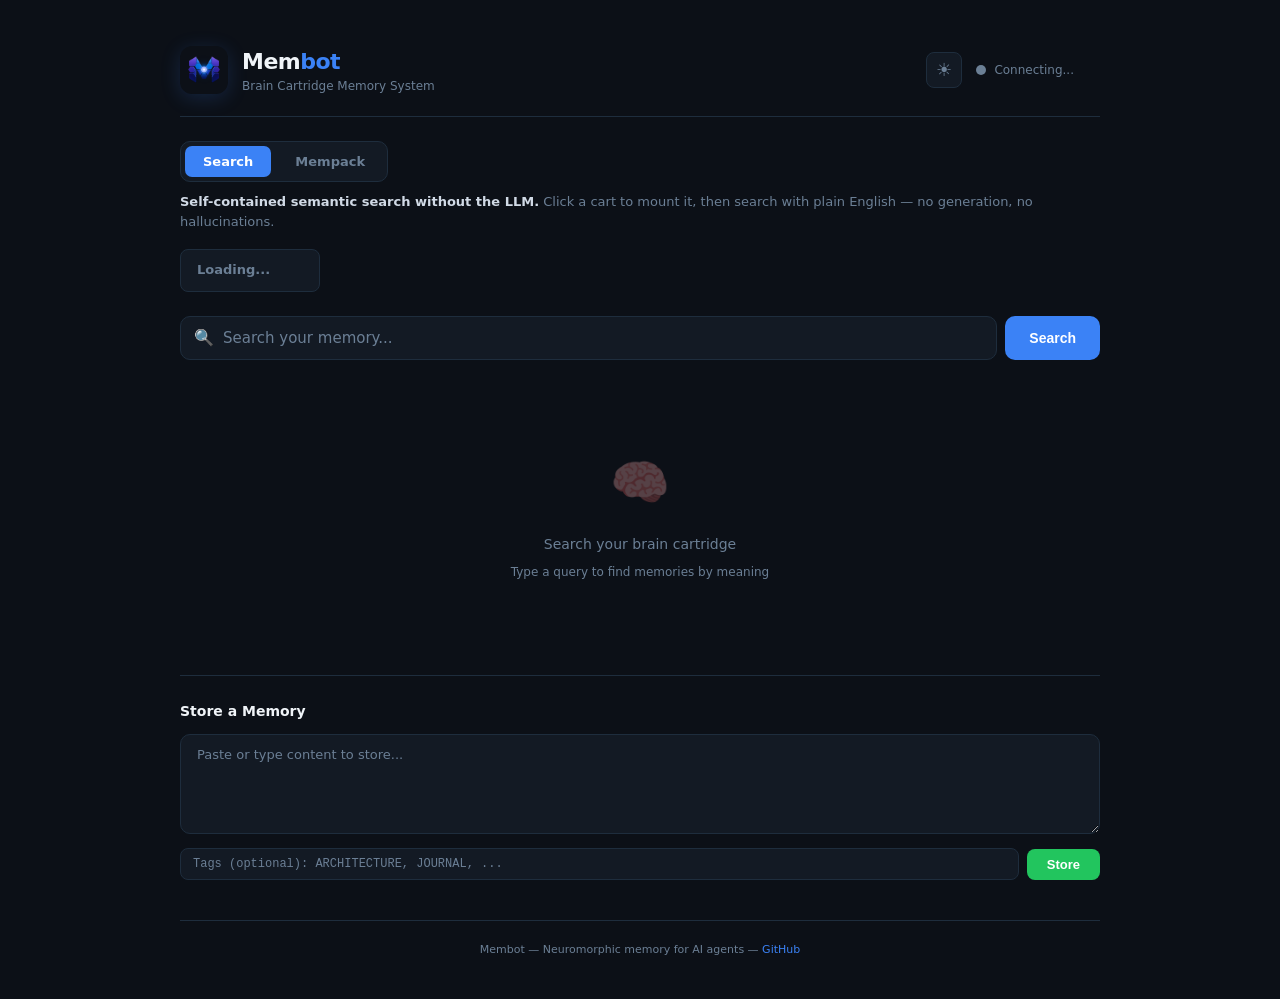
<file: tools/test_output/rendered_app_perpattern.html>
<!DOCTYPE html>
<html lang="en">
<head>
<meta charset="utf-8">
<meta name="viewport" content="width=device-width, initial-scale=1">
<title>Membot — Brain Cartridge Memory</title>
<style>
  * { margin: 0; padding: 0; box-sizing: border-box; }
  :root {
    --bg: #0c1017; --surface: #131a24; --surface-2: #1a2332;
    --border: #1e2d3d; --border-hover: #2a3f54;
    --text: #d1dae6; --text-dim: #6b7f95; --text-bright: #f0f4f8;
    --accent: #3b82f6; --accent-dim: #2563eb; --accent-glow: #3b82f620;
    --green: #22c55e; --green-dim: #16a34a; --green-glow: #22c55e18;
    --amber: #eab308; --red: #ef4444;
    --mono: 'Cascadia Code','Fira Code','JetBrains Mono','Consolas',monospace;
    --sans: 'Inter','Segoe UI',system-ui,-apple-system,sans-serif;
  }
  [data-theme="light"] {
    --bg: #f5f7fa; --surface: #ffffff; --surface-2: #f0f2f5;
    --border: #e2e8f0; --border-hover: #cbd5e1;
    --text: #334155; --text-dim: #94a3b8; --text-bright: #0f172a;
    --accent: #3b82f6; --accent-dim: #2563eb; --accent-glow: #3b82f615;
    --green: #16a34a; --green-dim: #15803d; --green-glow: #22c55e12;
    --amber: #ca8a04; --red: #dc2626;
  }
  body { background:var(--bg); color:var(--text); font-family:var(--sans); font-size:14px; line-height:1.6; min-height:100vh; }
  .app { max-width:960px; margin:0 auto; padding:20px; }
  .brand { display:flex; align-items:center; gap:14px; padding:24px 0 20px; border-bottom:1px solid var(--border); margin-bottom:24px; }
  .brand-icon { width:48px; height:48px; border-radius:12px; overflow:hidden; flex-shrink:0; box-shadow:0 4px 20px #3b82f630; }
  .brand-icon img { width:100%; height:100%; object-fit:cover; }
  .brand-text h1 { font-size:22px; font-weight:700; color:var(--text-bright); letter-spacing:-0.5px; }
  .brand-text h1 span { color:var(--accent); }
  .brand-text p { font-size:12px; color:var(--text-dim); margin-top:-2px; }
  .intro { font-size:13px; color:var(--text-dim); line-height:1.5; margin:-8px 0 18px; }
  .intro strong { color:var(--text); font-weight:600; }
  .theme-toggle { background:var(--surface); border:1px solid var(--border); color:var(--text-dim); width:36px; height:36px; border-radius:8px; cursor:pointer; font-size:18px; display:flex; align-items:center; justify-content:center; transition:all 0.2s; flex-shrink:0; margin-left:auto; }
  .theme-toggle:hover { border-color:var(--border-hover); color:var(--text); }
  [data-theme="light"] .result-card, [data-theme="light"] .cart-chip { box-shadow:0 1px 3px rgba(0,0,0,0.08); }
  .status-bar { display:flex; align-items:center; gap:8px; font-size:12px; color:var(--text-dim); }
  .status-dot { width:10px; height:10px; border-radius:50%; background:var(--text-dim); transition:all 0.3s; }
  .status-dot.connected { background:var(--green); box-shadow:0 0 8px var(--green-glow); }
  .status-dot.error { background:var(--red); }
  /* Auth chip — signed-out: "Sign in" button. Signed-in: avatar + dropdown. */
  .auth-chip { position:relative; flex-shrink:0; margin-left:12px; }
  .auth-signin-btn { display:flex; align-items:center; gap:6px; padding:6px 12px; border-radius:8px; background:var(--accent-glow); color:var(--accent); border:1px solid transparent; font-size:12px; font-weight:600; font-family:inherit; cursor:pointer; transition:all 0.2s; }
  .auth-signin-btn:hover { background:var(--accent); color:#fff; }
  .auth-avatar-btn { width:36px; height:36px; border-radius:50%; padding:0; border:1px solid var(--border); background:var(--surface); cursor:pointer; overflow:hidden; display:flex; align-items:center; justify-content:center; transition:border-color 0.2s; }
  .auth-avatar-btn:hover { border-color:var(--accent); }
  .auth-avatar-btn img { width:100%; height:100%; object-fit:cover; }
  .auth-avatar-btn .auth-initial { color:var(--text-bright); font-weight:700; font-size:14px; background:linear-gradient(135deg, var(--accent), #8b5cf6); width:100%; height:100%; display:flex; align-items:center; justify-content:center; }
  .auth-menu { position:absolute; right:0; top:calc(100% + 6px); min-width:220px; background:var(--surface); border:1px solid var(--border); border-radius:10px; box-shadow:0 8px 32px rgba(0,0,0,0.4); z-index:50; padding:4px 0; }
  .auth-menu-header { padding:10px 14px; border-bottom:1px solid var(--border); }
  .auth-menu-header .label { font-size:10px; text-transform:uppercase; letter-spacing:0.5px; color:var(--text-dim); margin-bottom:2px; }
  .auth-menu-header .email { font-size:13px; color:var(--text-bright); word-break:break-all; }
  .auth-menu-item { display:flex; align-items:center; gap:10px; width:100%; padding:9px 14px; background:transparent; border:none; color:var(--text-dim); font-size:12px; text-align:left; cursor:pointer; font-family:inherit; transition:background 0.15s; }
  .auth-menu-item:hover { background:var(--surface-2); color:var(--text); }
  .auth-menu-item.danger:hover { color:#ef4444; }
  .auth-menu-item .soon-badge { margin-left:auto; font-size:10px; color:var(--text-dim); opacity:0.6; }
  .auth-menu-item.disabled { cursor:not-allowed; opacity:0.5; }
  .auth-menu-item.disabled:hover { background:transparent; color:var(--text-dim); }
  .cart-bar { display:flex; gap:10px; margin-bottom:20px; overflow-x:auto; padding-bottom:4px; align-items:center; }
  .cart-chip { flex-shrink:0; background:var(--surface); border:1px solid var(--border); border-radius:8px; padding:10px 16px; min-width:140px; transition:all 0.2s; cursor:pointer; }
  .cart-chip:hover { border-color:var(--border-hover); transform:translateY(-1px); }
  .cart-chip.active { border-color:var(--accent); background:var(--accent-glow); cursor:default; }
  .cart-chip.mounting { opacity:0.6; pointer-events:none; }
  .cart-chip .name { font-size:13px; font-weight:600; color:var(--text-bright); white-space:nowrap; overflow:hidden; text-overflow:ellipsis; }
  .cart-chip .meta { font-size:11px; color:var(--text-dim); margin-top:2px; }
  .cart-chip .meta .count { color:var(--accent); font-weight:600; }
  .search-box { position:relative; display:flex; gap:8px; margin-bottom:8px; }
  .search-box input { flex:1; background:var(--surface); border:1px solid var(--border); color:var(--text-bright); font-size:15px; padding:12px 16px 12px 42px; border-radius:10px; outline:none; transition:all 0.2s; font-family:var(--sans); }
  .search-box input:focus { border-color:var(--accent); box-shadow:0 0 0 3px var(--accent-glow); }
  .search-box input::placeholder { color:var(--text-dim); }
  .search-icon { position:absolute; left:14px; top:50%; transform:translateY(-50%); color:var(--text-dim); font-size:16px; pointer-events:none; }
  .search-box button { background:var(--accent); color:white; border:none; padding:12px 24px; border-radius:10px; font-size:14px; font-weight:600; cursor:pointer; transition:all 0.2s; white-space:nowrap; }
  .search-box button:hover { background:var(--accent-dim); }
  .search-meta { display:flex; justify-content:space-between; font-size:12px; color:var(--text-dim); margin-bottom:16px; }
  .results { display:flex; flex-direction:column; gap:12px; }
  .result-card { background:var(--surface); border:1px solid var(--border); border-radius:10px; padding:16px 20px; transition:all 0.2s; }
  .result-card:hover { border-color:var(--border-hover); }
  .result-header { display:flex; justify-content:space-between; align-items:center; margin-bottom:8px; }
  .result-rank { font-size:11px; font-weight:700; color:var(--accent); background:var(--accent-glow); padding:2px 8px; border-radius:4px; font-family:var(--mono); }
  .result-score { font-size:11px; color:var(--text-dim); font-family:var(--mono); }
  .result-text { font-size:13px; line-height:1.7; color:var(--text); white-space:pre-wrap; word-break:break-word; }
  .result-text mark { background:#eab30830; color:var(--amber); border-radius:2px; padding:0 2px; }
  .result-footer { margin-top:10px; padding-top:8px; border-top:1px solid var(--border); display:flex; gap:12px; font-size:11px; color:var(--text-dim); font-family:var(--mono); }
  .result-footer .tag { background:var(--surface-2); padding:1px 6px; border-radius:3px; }
  .result-footer .prov { margin-left:auto; font-size:10px; opacity:0.7; font-style:italic; }
  .result-text a, .passage-text a { color:var(--accent); text-decoration:none; border-bottom:1px dotted var(--accent); }
  .result-text a:hover, .passage-text a:hover { border-bottom-style:solid; }
  .passage-modal-source { padding:8px 20px; border-top:1px solid var(--border); font-size:11px; color:var(--text-dim); font-family:var(--mono); flex-shrink:0; }
  .passage-modal-cta { padding:12px 20px; border-top:1px solid var(--border); text-align:center; flex-shrink:0; }
  .modal-cta-btn { background:var(--accent); color:white; border:none; padding:10px 18px; border-radius:6px; cursor:pointer; font-size:13px; font-weight:600; font-family:var(--sans); transition:background 0.2s; }
  .modal-cta-btn:hover { background:var(--accent-dim); }
  .modal-cta-btn:disabled { opacity:0.6; cursor:wait; }
  .modal-cta-loading { font-size:12px; color:var(--text-dim); font-style:italic; }
  .result-card { cursor:pointer; }
  .passage-overlay { position:fixed; inset:0; background:rgba(0,0,0,0.7); z-index:900; display:flex; align-items:center; justify-content:center; opacity:0; transition:opacity 0.2s; pointer-events:none; }
  .passage-overlay.open { opacity:1; pointer-events:auto; }
  .passage-modal { background:var(--bg); border:1px solid var(--border); border-radius:14px; width:min(800px,90vw); max-height:80vh; display:flex; flex-direction:column; box-shadow:0 24px 80px #00000080; }
  .passage-modal-header { display:flex; justify-content:space-between; align-items:center; padding:16px 20px; border-bottom:1px solid var(--border); flex-shrink:0; }
  .passage-modal-header .modal-rank { font-size:12px; font-weight:700; color:var(--accent); font-family:var(--mono); }
  .passage-modal-header .modal-score { font-size:12px; color:var(--text-dim); font-family:var(--mono); margin-left:12px; }
  .passage-modal-header .modal-close { background:none; border:1px solid var(--border); color:var(--text-dim); width:32px; height:32px; border-radius:6px; cursor:pointer; font-size:18px; display:flex; align-items:center; justify-content:center; transition:all 0.2s; }
  .passage-modal-header .modal-close:hover { border-color:var(--red); color:var(--red); background:rgba(239,68,68,0.1); }
  .passage-modal-body { padding:20px; overflow-y:auto; flex:1; }
  .passage-modal-body .passage-text { font-size:14px; line-height:1.8; color:var(--text); white-space:pre-wrap; word-break:break-word; }
  .passage-modal-body .passage-text mark { background:#eab30830; color:var(--amber); border-radius:2px; padding:0 2px; }
  .passage-modal-footer { padding:12px 20px; border-top:1px solid var(--border); display:flex; justify-content:center; gap:8px; flex-shrink:0; }
  .passage-nav-btn { background:var(--surface); border:1px solid var(--border); color:var(--text-dim); padding:6px 16px; border-radius:6px; font-size:12px; cursor:not-allowed; opacity:0.4; transition:all 0.2s; font-family:var(--mono); }
  .passage-nav-btn.enabled { cursor:pointer; opacity:1; }
  .passage-nav-btn.enabled:hover { border-color:var(--accent); color:var(--accent); }
  .store-section { margin-top:32px; padding-top:24px; border-top:1px solid var(--border); }
  .store-section h2 { font-size:14px; font-weight:600; color:var(--text-bright); margin-bottom:12px; }
  .store-box textarea { width:100%; background:var(--surface); border:1px solid var(--border); color:var(--text); font-size:13px; font-family:var(--sans); padding:12px 16px; border-radius:10px; resize:vertical; min-height:100px; outline:none; transition:border-color 0.2s; margin-bottom:8px; }
  .store-box textarea:focus { border-color:var(--green); }
  .store-box textarea::placeholder { color:var(--text-dim); }
  .store-row { display:flex; gap:8px; align-items:center; }
  .store-row input { flex:1; background:var(--surface); border:1px solid var(--border); color:var(--text); font-size:12px; padding:8px 12px; border-radius:8px; outline:none; font-family:var(--mono); }
  .store-row input:focus { border-color:var(--green); }
  .store-row input::placeholder { color:var(--text-dim); }
  .store-row button { background:var(--green); color:white; border:none; padding:8px 20px; border-radius:8px; font-size:13px; font-weight:600; cursor:pointer; transition:all 0.2s; }
  .store-row button:hover { background:var(--green-dim); }
  .toast { position:fixed; bottom:24px; right:24px; background:var(--surface-2); border:1px solid var(--border); border-radius:8px; padding:12px 20px; font-size:13px; color:var(--text); box-shadow:0 8px 32px #00000060; transform:translateY(80px); opacity:0; transition:all 0.3s; z-index:1000; }
  .toast.show { transform:translateY(0); opacity:1; }
  .toast.success { border-left:3px solid var(--green); }
  .toast.error { border-left:3px solid var(--red); }
  .empty-state { text-align:center; padding:60px 20px; color:var(--text-dim); }
  .empty-state .icon { font-size:48px; margin-bottom:12px; opacity:0.3; }
  .loading { display:none; text-align:center; padding:40px; color:var(--text-dim); }
  .loading.active { display:block; }
  .spinner { display:inline-block; width:20px; height:20px; border:2px solid var(--border); border-top-color:var(--accent); border-radius:50%; animation:spin 0.8s linear infinite; }
  @keyframes spin { to { transform:rotate(360deg); } }
  .app-footer { margin-top:40px; padding:20px 0; border-top:1px solid var(--border); text-align:center; font-size:11px; color:var(--text-dim); }
  .app-footer a { color:var(--accent); text-decoration:none; }
  .app-footer a:hover { text-decoration:underline; }
  @media (max-width:640px) { .app { padding:12px; } .brand { flex-wrap:wrap; } .search-box { flex-direction:column; } .search-box button { width:100%; } }
  /* ---------- Mempack Dashboard view ---------- */
  .view-tabs { display:flex; gap:6px; margin-bottom:18px; padding:4px; background:var(--surface); border:1px solid var(--border); border-radius:10px; width:fit-content; }
  .view-tab { background:transparent; border:none; color:var(--text-dim); padding:8px 18px; border-radius:7px; cursor:pointer; font-size:13px; font-weight:600; font-family:var(--sans); transition:all 0.15s; }
  .view-tab:hover { color:var(--text); }
  .view-tab.active { background:var(--accent); color:white; }
  .dash-row { display:flex; gap:8px; align-items:center; margin-bottom:14px; }
  .dash-row input.uuid-input { flex:1; background:var(--surface); border:1px solid var(--border); color:var(--text); font-size:12px; padding:8px 12px; border-radius:8px; outline:none; font-family:var(--mono); }
  .dash-row input.uuid-input:focus { border-color:var(--accent); }
  .owner-display { flex:1; display:flex; flex-direction:column; gap:6px; min-width:0; }
  .owner-email-line { display:flex; align-items:baseline; gap:10px; flex-wrap:wrap; }
  .owner-email-key { font-size:10px; text-transform:uppercase; letter-spacing:0.5px; color:var(--text-dim); font-weight:600; flex-shrink:0; }
  .owner-email { font-size:13px; color:var(--text-bright); font-weight:600; word-break:break-all; min-width:0; }
  .owner-email.anonymous { color:var(--text-dim); font-weight:400; font-style:italic; }
  .dash-row input.uuid-input.uuid-input--secondary { font-size:10px; padding:4px 8px; color:var(--text-dim); opacity:0.65; }
  .dash-row button { background:var(--accent); color:white; border:none; padding:8px 18px; border-radius:8px; font-size:13px; font-weight:600; cursor:pointer; transition:all 0.2s; }
  .dash-row button:hover { background:var(--accent-dim); }
  .dash-row button.secondary { background:var(--surface-2); color:var(--text); border:1px solid var(--border); }
  .dash-row button.secondary:hover { border-color:var(--border-hover); color:var(--text-bright); }
  .mempack-list { display:flex; flex-direction:column; gap:8px; margin-bottom:24px; }
  .mempack-card { background:var(--surface); border:1px solid var(--border); border-radius:10px; padding:14px 18px; cursor:pointer; transition:all 0.15s; }
  .mempack-card:hover { border-color:var(--border-hover); }
  .mempack-card.active { border-color:var(--accent); background:var(--accent-glow); }
  .mempack-card .name { font-size:14px; font-weight:700; color:var(--text-bright); margin-bottom:4px; }
  .mempack-card .meta { font-size:11px; color:var(--text-dim); font-family:var(--mono); margin-bottom:8px; }
  .mempack-card .meta .pill { background:var(--surface-2); padding:1px 6px; border-radius:3px; margin-right:6px; }
  .mempack-card .meta .pill.pending { color:var(--amber); }
  .mempack-card .meta .pill.ready { color:var(--green); }
  .quota-bar { background:var(--surface-2); height:6px; border-radius:3px; overflow:hidden; margin-top:6px; }
  .quota-fill { background:var(--accent); height:100%; border-radius:3px; transition:width 0.3s; }
  .quota-fill.warn { background:var(--amber); }
  .quota-fill.full { background:var(--red); }
  .quota-label { font-size:10px; color:var(--text-dim); font-family:var(--mono); margin-top:4px; }
  .dash-section { margin-top:24px; padding-top:20px; border-top:1px solid var(--border); }
  .dash-section > h3 { font-size:13px; font-weight:700; color:var(--text-bright); text-transform:uppercase; letter-spacing:0.5px; margin-bottom:12px; }
  .dash-section > h3 .small { font-weight:400; text-transform:none; letter-spacing:0; color:var(--text-dim); margin-left:8px; font-size:11px; }
  .pattern-i-editor textarea { width:100%; background:var(--surface); border:1px solid var(--border); color:var(--text); font-size:13px; font-family:var(--mono); padding:14px 16px; border-radius:10px; resize:vertical; min-height:240px; outline:none; transition:border-color 0.2s; line-height:1.6; }
  .pattern-i-editor textarea:focus { border-color:var(--accent); }
  .pattern-i-actions { display:flex; gap:8px; margin-top:10px; align-items:center; flex-wrap:wrap; }
  .pattern-i-actions .saved-msg { color:var(--text-dim); font-size:11px; font-family:var(--mono); }
  .pattern-i-actions .saved-msg.success { color:var(--green); }
  .pattern-i-actions select { background:var(--surface); border:1px solid var(--border); color:var(--text); font-size:12px; font-family:var(--mono); padding:6px 10px; border-radius:6px; outline:none; cursor:pointer; }
  .pattern-i-actions select:focus { border-color:var(--accent); }
  .connect-panel { background:var(--surface); border:1px solid var(--border); border-radius:10px; padding:14px 16px; }
  .connect-panel > summary { cursor:pointer; list-style:none; outline:none; user-select:none; }
  .connect-panel > summary::marker { display:none; }
  .connect-panel > summary::before { content:'B8'; display:inline-block; margin-right:8px; color:var(--text-dim); transition:transform 0.15s; font-size:11px; }
  .connect-panel[open] > summary::before { transform:rotate(90deg); }
  .connect-body { margin-top:14px; padding-top:14px; border-top:1px solid var(--border); }
  .connect-intro { font-size:13px; color:var(--text-dim); line-height:1.5; margin-bottom:14px; }
  .connect-intro code { background:var(--surface-2); padding:1px 5px; border-radius:3px; font-size:12px; }
  .connect-step { margin-top:14px; }
  .connect-step-label { font-size:11px; font-weight:600; color:var(--text-bright); text-transform:uppercase; letter-spacing:0.4px; margin-bottom:6px; }
  .connect-code { background:var(--surface-2); border:1px solid var(--border); border-radius:6px; padding:10px 12px; font-family:var(--mono); font-size:12px; color:var(--text); line-height:1.5; overflow-x:auto; white-space:pre; margin:0 0 6px 0; }
  .connect-copy { background:var(--surface-2); border:1px solid var(--border); color:var(--text-dim); font-size:11px; font-family:var(--mono); padding:4px 10px; border-radius:5px; cursor:pointer; }
  .connect-copy:hover { color:var(--accent); border-color:var(--accent); }
  .connect-copy-status { font-size:11px; color:var(--green); font-family:var(--mono); margin-left:8px; }
  .connect-paths { margin-top:18px; padding-top:14px; border-top:1px dashed var(--border); }
  .connect-paths ul { margin:6px 0 0 0; padding-left:18px; }
  .connect-paths li { font-size:12px; color:var(--text-dim); line-height:1.7; }
  .connect-paths li code { background:var(--surface-2); padding:1px 5px; border-radius:3px; font-size:11px; }
  .dispatch-editor textarea { width:100%; background:var(--surface); border:1px solid var(--border); color:var(--text); font-size:13px; font-family:var(--mono); padding:12px 14px; border-radius:10px; resize:vertical; min-height:96px; outline:none; transition:border-color 0.2s; line-height:1.5; }
  .dispatch-editor textarea:focus { border-color:var(--accent); }
  .dispatch-actions { display:flex; gap:8px; margin-top:8px; align-items:center; }
  .dispatch-actions .saved-msg { color:var(--text-dim); font-size:11px; font-family:var(--mono); }
  .dispatch-actions .saved-msg.success { color:var(--green); }
  .activity-feed { display:flex; flex-direction:column; gap:6px; max-height:480px; overflow-y:auto; padding-right:4px; }
  .activity-row { display:flex; gap:12px; padding:10px 12px; background:var(--surface); border:1px solid var(--border); border-radius:8px; align-items:flex-start; }
  .activity-row .ts { font-size:10px; color:var(--text-dim); font-family:var(--mono); white-space:nowrap; min-width:120px; padding-top:2px; }
  .activity-row .body { flex:1; min-width:0; }
  .activity-row .body .summary { font-size:13px; color:var(--text); margin-bottom:2px; }
  .activity-row .body .preview { font-size:11px; color:var(--text-dim); font-family:var(--mono); white-space:nowrap; overflow:hidden; text-overflow:ellipsis; }
  .activity-row .type { font-size:10px; font-weight:700; padding:2px 6px; border-radius:3px; font-family:var(--mono); text-transform:uppercase; letter-spacing:0.3px; flex-shrink:0; }
  .activity-row .type.imprint        { background:var(--accent-glow); color:var(--accent); }
  .activity-row .type.mount          { background:var(--green-glow); color:var(--green); }
  .activity-row .type.pattern_i_update { background:#a855f720; color:#a855f7; }
  .activity-row .type.pattern_update { background:#a855f720; color:#a855f7; }
  .activity-row .type.copy_in        { background:#06b6d420; color:#06b6d4; }
  .activity-row .type.create         { background:#eab30820; color:var(--amber); }
  .activity-row .type.settings_update{ background:var(--surface-2); color:var(--text-dim); }
  .activity-row .type.dispatch       { background:#3b82f620; color:#3b82f6; }
  /* Patterns browser — content view of the Mempack's stored passages. */
  .patterns-controls { display:flex; gap:8px; align-items:center; margin-bottom:12px; flex-wrap:wrap; }
  .patterns-search { flex:1; min-width:200px; background:var(--surface); border:1px solid var(--border); color:var(--text); font-size:12px; padding:8px 12px; border-radius:8px; outline:none; font-family:var(--mono); }
  .patterns-search:focus { border-color:var(--accent); }
  .patterns-tag-filter { background:var(--surface); border:1px solid var(--border); color:var(--text); font-size:12px; font-family:var(--mono); padding:7px 10px; border-radius:6px; outline:none; cursor:pointer; }
  .patterns-tag-filter:focus { border-color:var(--accent); }
  .patterns-count { font-size:11px; color:var(--text-dim); font-family:var(--mono); }
  .patterns-list { display:flex; flex-direction:column; gap:6px; max-height:560px; overflow-y:auto; padding-right:4px; }
  .pattern-row { background:var(--surface); border:1px solid var(--border); border-radius:8px; transition:border-color 0.15s; }
  .pattern-row:hover { border-color:var(--border-hover); }
  .pattern-row.open { border-color:var(--accent); }
  .pattern-header { display:flex; gap:10px; align-items:center; padding:10px 12px; cursor:pointer; user-select:none; }
  .pattern-header .pattern-idx { font-family:var(--mono); font-size:11px; color:var(--text-dim); flex-shrink:0; }
  .pattern-header .pattern-tags { display:flex; gap:4px; flex-wrap:wrap; flex:1; min-width:0; }
  .pattern-tag-chip { font-family:var(--mono); font-size:10px; font-weight:700; padding:2px 6px; border-radius:3px; text-transform:uppercase; letter-spacing:0.3px; background:var(--surface-2); color:var(--text-dim); }
  .pattern-tag-chip.tag-FINDING       { background:var(--accent-glow); color:var(--accent); }
  .pattern-tag-chip.tag-SUMMARY       { background:var(--green-glow); color:var(--green); }
  .pattern-tag-chip.tag-DISPATCH      { background:#3b82f620; color:#3b82f6; }
  .pattern-tag-chip.tag-TASK          { background:#3b82f620; color:#3b82f6; }
  .pattern-tag-chip.tag-METHOD        { background:#eab30820; color:var(--amber); }
  .pattern-tag-chip.tag-EVIDENCE      { background:#06b6d420; color:#06b6d4; }
  .pattern-tag-chip.tag-OPEN_QUESTION { background:#eab30820; color:var(--amber); }
  .pattern-tag-chip.tag-DEAD_END      { background:var(--surface-2); color:var(--text-dim); text-decoration:line-through; }
  .pattern-tag-chip.tag-ACTIVE        { background:#a855f720; color:#a855f7; }
  .pattern-header .pattern-length { font-family:var(--mono); font-size:10px; color:var(--text-dim); flex-shrink:0; }
  .pattern-header .pattern-caret { color:var(--text-dim); font-size:11px; transition:transform 0.15s; flex-shrink:0; }
  .pattern-row.open .pattern-caret { transform:rotate(90deg); }
  .pattern-preview { padding:0 12px 10px 12px; font-family:var(--mono); font-size:11px; color:var(--text-dim); white-space:nowrap; overflow:hidden; text-overflow:ellipsis; }
  .pattern-row.open .pattern-preview { display:none; }
  .pattern-body { display:none; padding:10px 12px 12px 12px; border-top:1px solid var(--border); }
  .pattern-row.open .pattern-body { display:block; }
  .pattern-text { background:var(--surface-2); border:1px solid var(--border); border-radius:6px; padding:12px; font-family:var(--mono); font-size:12px; color:var(--text); line-height:1.5; white-space:pre-wrap; word-break:break-word; max-height:400px; overflow-y:auto; margin:0; }
  .pattern-actions { display:flex; gap:6px; margin-top:8px; align-items:center; flex-wrap:wrap; }
  .pattern-copy-btn { font-size:11px; font-family:var(--mono); padding:4px 10px; border-radius:5px; background:var(--surface); border:1px solid var(--border); color:var(--text-dim); cursor:pointer; }
  .pattern-copy-btn:hover { color:var(--accent); border-color:var(--accent); }
  .pattern-copy-btn.copied { color:var(--green); border-color:var(--green); }
  .pattern-actions-sep { color:var(--text-dim); opacity:0.5; }
  .pattern-actions-label { font-size:10px; color:var(--text-dim); font-family:var(--mono); }
  .pattern-row-dl-btn { font-size:10px; padding:3px 8px; }
  .pattern-download-row-status { font-size:10px; color:var(--text-dim); font-family:var(--mono); margin-left:4px; }
  .pattern-download-row-status.success { color:var(--green); }
  .pattern-download-row-status.error   { color:#ef4444; }
  .patterns-pagination { display:flex; justify-content:center; margin-top:10px; }
  .patterns-pagination button { font-size:12px; font-family:var(--mono); padding:6px 16px; border-radius:6px; background:var(--surface); border:1px solid var(--border); color:var(--text-dim); cursor:pointer; }
  .patterns-pagination button:hover { color:var(--accent); border-color:var(--accent); }
  .patterns-download { display:flex; align-items:center; gap:6px; margin-top:14px; padding-top:12px; border-top:1px dashed var(--border); flex-wrap:wrap; }
  .patterns-download-label { font-size:11px; color:var(--text-dim); font-family:var(--mono); margin-right:4px; }
  .patterns-download-btn { font-size:11px; font-family:var(--mono); padding:5px 12px; border-radius:5px; background:var(--surface); border:1px solid var(--border); color:var(--text); cursor:pointer; transition:all 0.15s; }
  .patterns-download-btn:hover { color:var(--accent); border-color:var(--accent); background:var(--surface-2); }
  .patterns-download-btn:disabled { opacity:0.5; cursor:wait; }
  .patterns-download-status { font-size:11px; color:var(--text-dim); font-family:var(--mono); margin-left:6px; }
  .patterns-download-status.success { color:var(--green); }
  .patterns-download-status.error   { color:#ef4444; }
  /* "Previous version" expander on pattern_i_update / pattern_update rows. */
  .prev-version-toggle { display:inline-flex; align-items:center; gap:4px; background:transparent; border:1px solid var(--border); color:var(--text-dim); font-size:11px; font-family:var(--mono); padding:3px 8px; border-radius:4px; margin-top:6px; cursor:pointer; transition:all 0.15s; }
  .prev-version-toggle:hover { color:var(--accent); border-color:var(--accent); }
  .prev-version-toggle .caret { transition:transform 0.15s; }
  .prev-version-toggle.open .caret { transform:rotate(90deg); }
  .prev-version-block { display:none; margin-top:8px; }
  .prev-version-block.open { display:block; }
  .prev-version-text { padding:10px 12px; background:var(--surface-2); border:1px solid var(--border); border-radius:6px; font-family:var(--mono); font-size:11px; color:var(--text-dim); white-space:pre-wrap; word-break:break-word; max-height:320px; overflow-y:auto; margin:0; }
  .prev-version-truncated-note { display:block; font-size:10px; color:var(--amber); margin-bottom:6px; }
  .prev-version-actions { display:flex; gap:6px; margin-top:6px; }
  .prev-version-copy { font-size:10px; font-family:var(--mono); padding:3px 8px; border-radius:4px; background:var(--surface); border:1px solid var(--border); color:var(--text-dim); cursor:pointer; }
  .prev-version-copy:hover { color:var(--accent); border-color:var(--accent); }
  .prev-version-copy.copied { color:var(--green); border-color:var(--green); }
  .settings-row { display:flex; align-items:center; gap:10px; margin-bottom:10px; font-size:13px; color:var(--text); }
  .settings-row input[type=checkbox] { width:16px; height:16px; cursor:pointer; accent-color:var(--accent); }
  .settings-row label { cursor:pointer; }
  .settings-row .hint { font-size:11px; color:var(--text-dim); margin-left:8px; }
  .dash-empty { text-align:center; padding:40px 20px; color:var(--text-dim); font-size:13px; }
  .dash-empty .icon { font-size:36px; margin-bottom:8px; opacity:0.4; }
</style>
</head>
<body>
<div class="app">
  <div class="brand">
    <div class="brand-icon"><img src="[data-uri]" alt="Membot"></div>
    <div class="brand-text">
      <h1>Mem<span>bot</span></h1>
      <p>Brain Cartridge Memory System</p>
    </div>
    <button class="theme-toggle" id="themeBtn" onclick="toggleTheme()" title="Toggle light/dark">&#x2600;</button>
    <div class="status-bar" id="statusBar">
      <div class="status-dot" id="statusDot"></div>
      <span id="statusText">Connecting...</span>
    </div>
    <div class="auth-chip" id="authChip"><!-- populated by renderAuthChip() --></div>
  </div>
  <div class="view-tabs" role="tablist">
    <button class="view-tab active" data-view="search" onclick="setView('search')">Search</button>
    <button class="view-tab" data-view="mempack" onclick="setView('mempack')">Mempack</button>
  </div>
  <p class="intro" id="searchIntro"><strong>Self-contained semantic search without the LLM.</strong> Click a cart to mount it, then search with plain English &mdash; no generation, no hallucinations.</p>
  <div class="cart-bar" id="cartBar"><div class="cart-chip"><div class="name" style="color:var(--text-dim)">Loading...</div></div></div>
  <div class="search-box">
    <span class="search-icon">&#x1F50D;</span>
    <input type="text" id="searchInput" placeholder="Search your memory..." onkeydown="if(event.key==='Enter')doSearch()">
    <button onclick="doSearch()">Search</button>
  </div>
  <div class="search-meta" id="searchMeta"></div>
  <div class="loading" id="loadingEl"><div class="spinner"></div> Searching...</div>
  <div class="results" id="resultsEl">
    <div class="empty-state"><div class="icon">&#x1F9E0;</div><p>Search your brain cartridge</p><div class="hint" style="font-size:12px;margin-top:8px">Type a query to find memories by meaning</div></div>
  </div>
  <div class="passage-overlay" id="passageOverlay" onclick="if(event.target===this)closePassage()">
    <div class="passage-modal">
      <div class="passage-modal-header">
        <div><span class="modal-rank" id="modalRank"></span><span class="modal-score" id="modalScore"></span></div>
        <button class="modal-close" onclick="closePassage()" title="Close">&#x2715;</button>
      </div>
      <div class="passage-modal-body"><div class="passage-text" id="modalText"></div></div>
      <div class="passage-modal-cta" id="modalCta" style="display:none"></div>
      <div class="passage-modal-source" id="modalSource" style="display:none"></div>
      <div class="passage-modal-footer">
        <button class="passage-nav-btn" id="btnPrev" title="Previous chunk (when metadata wired)">&#x25C0; Prev</button>
        <button class="passage-nav-btn" id="btnNext" title="Next chunk (when metadata wired)">Next &#x25B6;</button>
      </div>
    </div>
  </div>
  <div class="store-section" id="storeSection">
    <h2>Store a Memory</h2>
    <div class="store-box">
      <textarea id="storeContent" placeholder="Paste or type content to store..." rows="4"></textarea>
      <div class="store-row">
        <input type="text" id="storeTags" placeholder="Tags (optional): ARCHITECTURE, JOURNAL, ...">
        <button onclick="doStore()">Store</button>
      </div>
    </div>
  </div>
  <div id="mempackView" style="display:none">
    <p class="intro"><strong>Mempack &mdash; portable per-agent memory.</strong> Each agent gets its own writable cart that travels with it. This dashboard is your home base for what your agent has been doing on your behalf.</p>
    <div class="dash-row" id="ownerRow">
      <div class="owner-display">
        <div class="owner-email-line">
          <span class="owner-email-key">Signed in as</span>
          <span class="owner-email" id="ownerEmailLabel">(detecting&hellip;)</span>
        </div>
        <input type="text" id="ownerUuid" class="uuid-input uuid-input--secondary" placeholder="UUID will appear once signed in" title="Internal owner UUID (used by the API)" readonly>
      </div>
      <button onclick="loadMempacks()">Reload</button>
      <button class="secondary" onclick="overrideOwner()" title="Override owner UUID (admin/debug)">Override</button>
    </div>
    <div id="mempackList" class="mempack-list"></div>
    <div id="mempackDetail" style="display:none">
      <div class="dash-section">
        <details class="connect-panel" id="connectPanel">
          <summary><h3 style="display:inline-block; margin:0;">Connect an agent <span class="small">Mount this Mempack from Claude Desktop, Cursor, Claude Code, Windsurf, &hellip;</span></h3></summary>
          <div class="connect-body">
            <p class="connect-intro">Your dispatched tasks sit in this Mempack until an MCP-aware client mounts it. Drop the snippet below into your client's <code>mcp.json</code>, restart it, then ask the agent to mount your Mempack and check for dispatches.</p>
            <div class="connect-step">
              <div class="connect-step-label">1. Add this to your client's mcp.json</div>
              <pre class="connect-code" id="connectMcpJson"></pre>
              <button class="connect-copy" onclick="copyConnectSnippet('mcpJson')">Copy snippet</button>
              <span class="connect-copy-status" id="connectMcpJsonStatus"></span>
            </div>
            <div class="connect-step">
              <div class="connect-step-label">2. Restart your client, then prompt the agent</div>
              <pre class="connect-code" id="connectPrompt"></pre>
              <button class="connect-copy" onclick="copyConnectSnippet('prompt')">Copy prompt</button>
              <span class="connect-copy-status" id="connectPromptStatus"></span>
            </div>
            <div class="connect-paths">
              <div class="connect-step-label">Common config paths</div>
              <ul>
                <li><strong>Claude Desktop:</strong> <code>%APPDATA%\Claude\claude_desktop_config.json</code> (Win) / <code>~/Library/Application Support/Claude/claude_desktop_config.json</code> (Mac)</li>
                <li><strong>Cursor:</strong> <code>~/.cursor/mcp.json</code></li>
                <li><strong>Claude Code:</strong> <code>.mcp.json</code> (project) or <code>~/.claude/mcp.json</code> (global)</li>
                <li><strong>Windsurf:</strong> <code>~/.codeium/windsurf/mcp_config.json</code></li>
              </ul>
            </div>
          </div>
        </details>
      </div>
      <div class="dash-section">
        <h3>Dispatch <span class="small">Queue a task for your agent</span></h3>
        <div class="dispatch-editor">
          <textarea id="dispatchText" placeholder="Describe a task. It's saved to your Mempack tagged DISPATCH; your agent surfaces it on mount and acks before starting work."></textarea>
          <div class="dispatch-actions">
            <button onclick="doDispatch()">Send Dispatch</button>
            <span class="saved-msg" id="dispatchStatus"></span>
          </div>
        </div>
      </div>
      <div class="dash-section">
        <h3>Pattern I &mdash; Behavior <span class="small" id="patternIMeta"></span></h3>
        <div class="pattern-i-editor">
          <textarea id="patternIText" placeholder="Pattern I bootstraps the agent on every mount. Write the agent's identity, behavior rules, learned preferences..."></textarea>
          <div class="pattern-i-actions">
            <button onclick="savePatternI()">Save Pattern I</button>
            <select id="templateSelect" onchange="onTemplatePick()" title="Load a Pattern I starter template">
              <option value="">Load template…</option>
            </select>
            <span class="saved-msg" id="patternIStatus"></span>
          </div>
        </div>
      </div>
      <div class="dash-section">
        <h3>Patterns <span class="small" id="patternsMeta">browse this Mempack&rsquo;s content</span></h3>
        <div class="patterns-controls">
          <input type="text" id="patternsSearchInput" placeholder="Filter by text&hellip;" class="patterns-search" oninput="onPatternsSearchInput()">
          <select id="patternsTagFilter" class="patterns-tag-filter" onchange="onPatternsTagChange()">
            <option value="">All tags</option>
            <option value="FINDING">FINDING</option>
            <option value="SUMMARY">SUMMARY</option>
            <option value="DISPATCH">DISPATCH</option>
            <option value="TASK">TASK</option>
            <option value="METHOD">METHOD</option>
            <option value="EVIDENCE">EVIDENCE</option>
            <option value="OPEN_QUESTION">OPEN_QUESTION</option>
            <option value="DEAD_END">DEAD_END</option>
            <option value="ACTIVE">ACTIVE</option>
          </select>
          <span class="patterns-count" id="patternsCount"></span>
        </div>
        <div id="patternsList" class="patterns-list"></div>
        <div class="patterns-pagination" id="patternsPagination" style="display:none">
          <button onclick="loadMorePatterns()">Load more</button>
        </div>
        <div class="patterns-download" id="patternsDownload" style="display:none">
          <span class="patterns-download-label">Download current view:</span>
          <button class="patterns-download-btn" onclick="downloadPatterns('md')">.md</button>
          <button class="patterns-download-btn" onclick="downloadPatterns('txt')">.txt</button>
          <button class="patterns-download-btn" onclick="downloadPatterns('docx')">.docx</button>
          <button class="patterns-download-btn" onclick="downloadPatterns('pdf')">.pdf</button>
          <span class="patterns-download-status" id="patternsDownloadStatus"></span>
        </div>
      </div>
      <div class="dash-section">
        <h3>Activity <span class="small" id="activityMeta">polling every 5s</span></h3>
        <div id="activityFeed" class="activity-feed"></div>
      </div>
      <div class="dash-section">
        <h3>Settings</h3>
        <div class="settings-row">
          <input type="checkbox" id="loggingToggle" onchange="toggleLogging(this.checked)">
          <label for="loggingToggle">Activity logging enabled</label>
          <span class="hint">When off, agent actions stop appearing in the feed.</span>
        </div>
      </div>
    </div>
  </div>
  <div class="app-footer">Membot &mdash; Neuromorphic memory for AI agents &mdash; <a href="https://github.com/project-you-apps/membot">GitHub</a></div>
</div>
<div class="toast" id="toastEl"></div>
<script>
const $=s=>document.querySelector(s);
let _mounted=null, _memories=0;
function applyReadOnly(ro){
  const ta=$('#storeContent'),btn=document.querySelector('.store-row button'),ti=$('#storeTags');
  if(ro){
    if(ta){ta.value='THIS SERVICE NOT YET AVAILABLE';ta.disabled=true;ta.style.opacity='0.5';}
    if(ti){ti.disabled=true;ti.style.opacity='0.5';}
    if(btn){btn.disabled=true;btn.style.opacity='0.5';btn.style.cursor='not-allowed';}
  }else{
    if(ta){ta.value='';ta.disabled=false;ta.style.opacity='1';}
    if(ti){ti.disabled=false;ti.style.opacity='1';}
    if(btn){btn.disabled=false;btn.style.opacity='1';btn.style.cursor='pointer';}
  }
}
const BASE=()=>{
  const loc=location.pathname.replace(/\/app\/?$/,'');
  return location.protocol==='file:'?'http://137.184.227.79:8000':location.origin+loc;
};
async function checkStatus(){
  const dot=$('#statusDot'),txt=$('#statusText');
  try{
    const r=await fetch(BASE()+'/api/status',{signal:AbortSignal.timeout(5000)});
    const d=await r.json();
    dot.className='status-dot connected';
    _mounted=d.cartridge; _memories=d.memories||0;
    txt.textContent=(_mounted||'No cart')+' ('+_memories.toLocaleString()+' memories)';
    applyReadOnly(d.read_only);
  }catch(e){ dot.className='status-dot error'; txt.textContent='Disconnected'; }
}
async function loadCartridges(){
  const bar=$('#cartBar');
  try{
    const [cr,sr]=await Promise.all([
      fetch(BASE()+'/api/cartridges',{signal:AbortSignal.timeout(5000)}).then(r=>r.json()),
      fetch(BASE()+'/api/status',{signal:AbortSignal.timeout(5000)}).then(r=>r.json())
    ]);
    _mounted=sr.cartridge; _memories=sr.memories||0;
    const dot=$('#statusDot'),txt=$('#statusText');
    dot.className='status-dot connected';
    txt.textContent=(_mounted||'No cart')+' ('+_memories.toLocaleString()+' memories)';
    applyReadOnly(sr.read_only);
    const carts=cr.cartridges||[];
    if(carts.length===0){bar.innerHTML='<div class="cart-chip"><div class="name" style="color:var(--text-dim)">No cartridges found</div></div>';return;}
    bar.innerHTML=carts.map(c=>{
      const active=_mounted&&c.name===_mounted;
      const cls='cart-chip'+(active?' active':'');
      const mem=active?' &middot; <span class="count">'+_memories.toLocaleString()+' memories</span>':'';
      return '<div class="'+cls+'" data-name="'+esc(c.name)+'"><div class="name">'+esc(c.name)+'</div><div class="meta">'+c.size_mb+' MB &middot; '+c.format.toUpperCase()+(c.has_brain?' &middot; GPU':'')+mem+'</div></div>';
    }).join('');
    bar.querySelectorAll('.cart-chip').forEach(el=>el.addEventListener('click',()=>mountCart(el.dataset.name)));
  }catch(e){bar.innerHTML='<div class="cart-chip"><div class="name" style="color:var(--red)">Connection failed</div></div>';}
}
async function mountCart(name){
  if(name===_mounted)return;
  $('#resultsEl').innerHTML='<div class="empty-state"><div class="icon">&#x1F9E0;</div><p>Search your brain cartridge</p><div class="hint" style="font-size:12px;margin-top:8px">Type a query to find memories by meaning</div></div>';
  $('#searchMeta').textContent=''; _lastResults=[]; _lastQuery='';
  const chips=document.querySelectorAll('.cart-chip');
  chips.forEach(c=>{if(c.dataset.name===name)c.classList.add('mounting');});
  toast('Mounting '+name+'...');
  try{
    const r=await fetch(BASE()+'/api/mount',{method:'POST',headers:{'Content-Type':'application/json'},body:JSON.stringify({name})});
    const d=await r.json();
    if(d.error){toast(d.error,'error');}
    else{toast('Mounted '+name,'success');}
    await loadCartridges();
  }catch(e){toast('Mount failed: '+e.message,'error');chips.forEach(c=>c.classList.remove('mounting'));}
}
var _lastResults=[], _lastQuery='';
async function doSearch(){
  const query=$('#searchInput').value.trim();
  if(!query)return;
  _lastQuery=query;
  const el=$('#resultsEl'),loading=$('#loadingEl'),meta=$('#searchMeta');
  el.innerHTML=''; loading.className='loading active'; meta.textContent='';
  const t0=performance.now();
  try{
    const r=await fetch(BASE()+'/api/search',{method:'POST',headers:{'Content-Type':'application/json'},body:JSON.stringify({query,top_k:8})});
    const data=await r.json();
    const elapsed=Math.round(performance.now()-t0);
    loading.className='loading';
    var items=data.results;
    if(!items&&typeof data.result==='string'){
      items=[];
      var lines=data.result.split(/\n\n/);
      for(var li=0;li<lines.length;li++){
        var m=lines[li].match(/^#\d+\s+\[([\d.]+)\]\s+(.*)/s);
        if(m)items.push({score:parseFloat(m[1]),text:m[2],full_text:m[2],tags:''});
      }
    }
    _lastResults=items||[];
    console.log('[HIPPO] Search results:', JSON.stringify(items?.map(r=>({idx:r.index,prev:r.prev_idx,next:r.next_idx}))));
    const haystack=_memories?' of '+_memories.toLocaleString():'';
    if(!items||items.length===0){
      el.innerHTML='<div class="empty-state"><div class="icon">&#x1F914;</div><p>No results found</p></div>';
      meta.textContent='0 results'+haystack+' in '+elapsed+'ms'; return;
    }
    meta.textContent=items.length+haystack+' results in '+elapsed+'ms';
    el.innerHTML=items.map((item,i)=>{
      const text=esc(item.text||item.content||'');
      const score=item.score!=null?item.score.toFixed(4):'';
      const tags=item.tags?item.tags.split(',').map(t=>'<span class="tag">'+esc(t.trim())+'</span>').join(''):'';
      const provBits=[];
      if(item.source_db)provBits.push(esc(item.source_db));
      if(item.paper_id)provBits.push('id: '+esc(item.paper_id));
      const prov=provBits.length?'<span class="prov">'+provBits.join(' · ')+'</span>':'';
      return '<div class="result-card" data-idx="'+i+'"><div class="result-header"><span class="result-rank">#'+(i+1)+'</span>'+(score?'<span class="result-score">score: '+score+'</span>':'')+'</div><div class="result-text">'+highlight(linkify(text),query)+'</div>'+((tags||prov)?'<div class="result-footer">'+tags+prov+'</div>':'')+'</div>';
    }).join('');
    el.querySelectorAll('.result-card').forEach(c=>c.addEventListener('click',()=>openPassage(parseInt(c.dataset.idx))));
  }catch(e){ loading.className='loading'; el.innerHTML='<div class="empty-state"><div class="icon">&#x26A0;</div><p>Search failed</p><div style="font-size:12px;margin-top:8px">'+esc(e.message)+'</div></div>'; }
}
var _currentPassage=null;
function openPassage(resultIdx){
  if(resultIdx<0||resultIdx>=_lastResults.length)return;
  const item=_lastResults[resultIdx];
  console.log('[HIPPO] openPassage resultIdx='+resultIdx+' item.index='+item.index+' prev_idx='+item.prev_idx+' next_idx='+item.next_idx, item);
  _showPassage({index:item.index,full_text:item.full_text||item.text||'',prev_idx:item.prev_idx,next_idx:item.next_idx,score:item.score,rank:resultIdx+1,paper_id:item.paper_id,source_db:item.source_db});
}
function _showPassage(p){
  _currentPassage=p;
  $('#modalRank').textContent=p.rank?'#'+p.rank:'idx:'+p.index;
  $('#modalScore').textContent=p.score!=null?'score: '+p.score.toFixed(4):'';
  $('#modalText').innerHTML=highlight(linkify(esc(p.full_text)),_lastQuery);
  // Provenance state machine: split-cart preview (source_db, no paper_id) shows the
  // load CTA; loaded state (paper_id present) shows the source line; non-split shows
  // neither.
  const isSplit=!!p.source_db;
  const isLoaded=!!p.paper_id;
  const cta=$('#modalCta'),src=$('#modalSource');
  if(cta){
    if(isSplit&&!isLoaded){
      cta.innerHTML='<button class="modal-cta-btn" onclick="loadSource()">&#x1F4C2; Load full passage from '+esc(p.source_db)+' &rarr;</button>';
      cta.style.display='block';
    } else { cta.style.display='none'; cta.innerHTML=''; }
  }
  if(src){
    if(isLoaded){
      const bits=['source: '+p.source_db];
      if(p.paper_id)bits.push('id: '+p.paper_id);
      src.textContent=bits.join(' · ');
      src.style.display='block';
    } else { src.style.display='none'; }
  }
  const btnP=$('#btnPrev'),btnN=$('#btnNext');
  if(p.prev_idx!=null){btnP.className='passage-nav-btn enabled';btnP.onclick=()=>navigatePassage(p.prev_idx);}
  else{btnP.className='passage-nav-btn';btnP.onclick=null;}
  if(p.next_idx!=null){btnN.className='passage-nav-btn enabled';btnN.onclick=()=>navigatePassage(p.next_idx);}
  else{btnN.className='passage-nav-btn';btnN.onclick=null;}
  $('#passageOverlay').classList.add('open');
  document.addEventListener('keydown',_passageKeys);
}
async function loadSource(){
  if(!_currentPassage)return;
  const cta=$('#modalCta'),idx=_currentPassage.index;
  if(cta)cta.innerHTML='<span class="modal-cta-loading">Loading from source database&hellip;</span>';
  try{
    const r=await fetch(BASE()+'/api/passage?idx='+idx);
    const data=await r.json();
    if(data.error){toast(data.error,'error');return;}
    const p=data.passage;
    _showPassage({index:p.index,full_text:p.full_text,prev_idx:p.prev_idx,next_idx:p.next_idx,score:_currentPassage.score,rank:_currentPassage.rank,source_db:p.source_db,paper_id:p.paper_id});
  }catch(e){
    toast('Source load failed: '+e.message,'error');
    if(cta)cta.innerHTML='<button class="modal-cta-btn" onclick="loadSource()">Retry</button>';
  }
}
async function navigatePassage(idx){
  try{
    const r=await fetch(BASE()+'/api/passage?idx='+idx);
    const data=await r.json();
    if(data.error){toast(data.error,'error');return;}
    const p=data.passage;
    _showPassage({index:p.index,full_text:p.full_text,prev_idx:p.prev_idx,next_idx:p.next_idx,score:null,rank:null,source_db:p.source_db,paper_id:p.paper_id});
  }catch(e){toast('Navigation failed: '+e.message,'error');}
}
function closePassage(){
  $('#passageOverlay').classList.remove('open');
  _currentPassage=null;
  document.removeEventListener('keydown',_passageKeys);
}
function _passageKeys(e){
  if(e.key==='Escape')closePassage();
  if(e.key==='ArrowLeft'&&_currentPassage&&_currentPassage.prev_idx!=null)navigatePassage(_currentPassage.prev_idx);
  if(e.key==='ArrowRight'&&_currentPassage&&_currentPassage.next_idx!=null)navigatePassage(_currentPassage.next_idx);
}
async function doStore(){
  const content=$('#storeContent').value.trim();
  const tags=$('#storeTags').value.trim();
  if(!content){toast('Enter content to store','error');return;}
  try{
    const r=await fetch(BASE()+'/api/store',{method:'POST',headers:{'Content-Type':'application/json'},body:JSON.stringify({content,tags})});
    const data=await r.json();
    if(data.error){toast(data.error,'error');}
    else{toast('Memory stored','success');$('#storeContent').value='';$('#storeTags').value='';checkStatus();}
  }catch(e){toast('Store failed: '+e.message,'error');}
}
function esc(s){const d=document.createElement('div');d.textContent=s;return d.innerHTML;}
const _STOP=new Set(['the','and','are','was','were','for','that','this','with','from','not','but','has','had','have','does','did','will','can','its','who','what','how','why','about','tell','you','your','some','than','them','then','they','been','more','also','into','would','could','should','just','like','very','much','many','only','other','over','such','after','before','between','through','where','when','which','while','each','there','their','these','those','being','because','during','both','same','own','most','well','way','all','out','one','two','may']);
function highlight(html,query){
  if(!query)return html;
  const words=query.split(/\s+/).filter(w=>w.length>2&&!_STOP.has(w.toLowerCase()));
  let r=html;
  // Negative lookahead (?![^<]*>) skips matches inside open tags / attribute values
  // (e.g. inside href="https://arxiv.org") so URL hrefs don't break.
  for(const w of words){const re=new RegExp('('+w.replace(/[.*+?^${}()|[\]\\]/g,'\\$&')+')(?![^<]*>)','gi');r=r.replace(re,'<mark>$1</mark>');}
  return r;
}
function linkify(escapedText){
  // Wrap http(s) URLs in clickable links. Input must already be HTML-escaped.
  return escapedText.replace(/(https?:\/\/[^\s<]+?)([.,;:!?)\]]?(?=\s|$|<))/g,'<a href="$1" target="_blank" rel="noopener noreferrer">$1</a>$2');
}
function toast(msg,type='success'){
  const el=$('#toastEl');el.textContent=msg;el.className='toast '+type+' show';
  setTimeout(()=>el.className='toast',3000);
}
function toggleTheme(){
  const html=document.documentElement;
  const next=html.getAttribute('data-theme')==='light'?'dark':'light';
  html.setAttribute('data-theme',next);
  $('#themeBtn').innerHTML=next==='light'?'&#x1F319;':'&#x2600;';
  localStorage.setItem('membot-theme',next);
}
(function(){const s=localStorage.getItem('membot-theme');if(s==='light'){document.documentElement.setAttribute('data-theme','light');setTimeout(()=>$('#themeBtn').innerHTML='&#x1F319;',0);}})();
loadCartridges();

/* =========================================================
 * Mempack Dashboard
 *   - View toggle (Search vs Mempack)
 *   - Owner UUID persistence in localStorage
 *   - Mempack list + selection
 *   - Pattern I editor (POST /api/mempack/<id>/pattern-i)
 *   - Activity feed (GET /api/mempack/<id>/activity, polling)
 *   - Settings toggle (PATCH /api/mempack/<id>)
 * ========================================================= */
const _SEARCH_VIEW_IDS = ['searchIntro','cartBar','storeSection'];
const _SEARCH_VIEW_SELECTORS = ['.search-box','.search-meta','#loadingEl','#resultsEl'];
let _currentMempack = null;     // currently selected mempack row
let _activitySinceTs = null;    // pagination cursor for delta polling
let _activityPollHandle = null; // setInterval handle
const _ACTIVITY_POLL_MS = 5000;

async function setView(name){
  const tabs = document.querySelectorAll('.view-tab');
  tabs.forEach(t => t.classList.toggle('active', t.dataset.view === name));
  const showSearch = (name === 'search');
  const showMempack = (name === 'mempack');
  _SEARCH_VIEW_IDS.forEach(id => { const el = document.getElementById(id); if(el) el.style.display = showSearch ? '' : 'none'; });
  _SEARCH_VIEW_SELECTORS.forEach(sel => { const el = document.querySelector(sel); if(el) el.style.display = showSearch ? '' : 'none'; });
  const mv = document.getElementById('mempackView'); if(mv) mv.style.display = showMempack ? '' : 'none';
  if (showMempack) {
    // Server-side identity check — Supabase cookies are HttpOnly so JS can't
    // read them, but they're auto-sent with same-origin fetches. /api/whoami
    // reads them server-side and tells us who's signed in.
    const detected = await detectSupabaseUser();
    const override = localStorage.getItem('membot-owner-override');
    const uuid = override || detected;
    if (uuid && $('#ownerUuid').value !== uuid) {
      $('#ownerUuid').value = uuid;
      loadMempacks();
    } else if (!uuid) {
      $('#ownerUuid').placeholder = 'No Supabase session detected. Sign in at project-you.app or use Override.';
      $('#mempackList').innerHTML = '<div class="dash-empty"><div class="icon">&#x1F511;</div>No Supabase session in this browser.<br><small>Sign in at <a href="https://project-you.app/" style="color:var(--accent)">project-you.app</a> first, then return.</small></div>';
    }
    loadTemplates();  // populates the Pattern I template dropdown (cached)
    if (_currentMempack) startActivityPoll();
  } else {
    stopActivityPoll();
  }
  localStorage.setItem('membot-active-view', name);
}

/* Identify the signed-in user via the server, since Supabase cookies are
 * HttpOnly and not readable from document.cookie. The cookie IS sent with
 * every same-origin fetch automatically, so /api/whoami can read it
 * server-side and tell us the user_id + email + avatar + name.
 *
 * getWhoami() returns the full {signed_in, user_id, email, full_name,
 * avatar_url} object; detectSupabaseUser() is a back-compat wrapper that
 * returns just the user_id string (or null) for callers that haven't been
 * upgraded yet.
 */
let _whoamiCache = { ts: 0, whoami: null };
const _WHOAMI_CACHE_MS = 3000;
async function getWhoami(){
  const now = Date.now();
  if (now - _whoamiCache.ts < _WHOAMI_CACHE_MS) return _whoamiCache.whoami;
  try {
    const r = await fetch(BASE() + '/api/whoami', { credentials: 'same-origin' });
    const d = await r.json();
    _whoamiCache = { ts: now, whoami: d };
    if (!d || !d.user_id) console.warn('[membot] getWhoami: server reports no signed-in user (cookie missing or invalid JWT)');
    return d;
  } catch(e) {
    console.warn('[membot] getWhoami /api/whoami failed:', e);
    return null;
  }
}
async function detectSupabaseUser(){
  const w = await getWhoami();
  return w && w.user_id ? w.user_id : null;
}

/* =========================================================
 * Auth chip (Option D — sign-in via popup to /vps/app)
 *   - Signed out: "Sign in" button → opens a popup to project-you.app
 *   - Signed in:  avatar (or initial) → dropdown with email + Profile (soon) + Sign out
 *   - Popup-open mode polls /api/whoami fast (every 2s); reverts to slow poll on close
 * ========================================================= */
let _authMenuOpen = false;
let _signinPopupRef = null;
let _signinPopupPoll = null;

function renderOwnerEmailLabel(whoami){
  // Updates the "Signed in as <email>" label at the top of the Mempack tab.
  // Falls through to "Anonymous" italic when no session is detected.
  const el = document.getElementById('ownerEmailLabel');
  if (!el) return;
  if (whoami && whoami.signed_in) {
    el.textContent = whoami.email || whoami.full_name || (whoami.user_id ? whoami.user_id.slice(0, 8) : 'Signed in');
    el.classList.remove('anonymous');
  } else {
    el.textContent = 'Anonymous';
    el.classList.add('anonymous');
  }
}

function renderAuthChip(whoami){
  // Side-effect: also refresh the owner-email label since both surfaces are
  // informed by the same whoami payload.
  renderOwnerEmailLabel(whoami);
  const chip = document.getElementById('authChip');
  if (!chip) return;
  const signedIn = whoami && whoami.signed_in;
  if (!signedIn) {
    chip.innerHTML =
      '<button class="auth-signin-btn" onclick="doSignIn()" title="Sign in to access your Mempack">'
      + '<span>&#x1F511;</span> Sign in'
      + '</button>';
    _authMenuOpen = false;
    return;
  }
  const email = whoami.email || '(no email)';
  const name = whoami.full_name || email;
  const avatar = whoami.avatar_url;
  const initial = (whoami.email && whoami.email[0] ? whoami.email[0] : (whoami.user_id || '?')[0]).toUpperCase();
  const avatarHtml = avatar
    ? '<img src="' + esc(avatar) + '" alt="">'
    : '<span class="auth-initial">' + esc(initial) + '</span>';
  const menuHtml = _authMenuOpen
    ? ('<div class="auth-menu" id="authMenu">'
      +   '<div class="auth-menu-header">'
      +     '<div class="label">Signed in as</div>'
      +     '<div class="email" title="' + esc(name) + '">' + esc(email) + '</div>'
      +   '</div>'
      +   '<button class="auth-menu-item disabled" onclick="event.stopPropagation()">'
      +     '<span>&#x1F464;</span> Profile <span class="soon-badge">soon</span>'
      +   '</button>'
      +   '<button class="auth-menu-item danger" onclick="doSignOut()">'
      +     '<span>&#x21AA;</span> Sign out'
      +   '</button>'
      + '</div>')
    : '';
  chip.innerHTML =
    '<button class="auth-avatar-btn" onclick="toggleAuthMenu(event)" title="' + esc(name) + '">'
    + avatarHtml
    + '</button>'
    + menuHtml;
}

async function refreshAuthChip(){
  // Bypass cache so we see current state
  _whoamiCache = { ts: 0, whoami: null };
  const w = await getWhoami();
  renderAuthChip(w);
  return w;
}

function toggleAuthMenu(ev){
  if (ev) ev.stopPropagation();
  _authMenuOpen = !_authMenuOpen;
  // Re-render with cached state; no network round-trip
  renderAuthChip(_whoamiCache.whoami);
}

// Close menu on outside click
document.addEventListener('mousedown', (ev) => {
  if (!_authMenuOpen) return;
  const chip = document.getElementById('authChip');
  if (chip && !chip.contains(ev.target)) {
    _authMenuOpen = false;
    renderAuthChip(_whoamiCache.whoami);
  }
});

function doSignIn(){
  // Stamp APP_ID so the central auth router (project-you.app/) lands the user
  // back at /membot/app/ after sign-in completes inside VPS's modal.
  try { localStorage.setItem('auth_return_app', 'membot'); } catch(_) {}

  const url = 'https://project-you.app/vps/app/';
  const w = 480;
  const h = 720;
  const left = (screen.width  - w) / 2;
  const top  = (screen.height - h) / 2;
  const features = [
    'width=' + w, 'height=' + h,
    'left=' + left, 'top=' + top,
    'resizable=yes', 'scrollbars=yes', 'status=no', 'toolbar=no', 'menubar=no',
  ].join(',');
  _signinPopupRef = window.open(url, 'membot-signin', features);
  if (!_signinPopupRef) {
    toast('Popup blocked — allow popups for project-you.app, or sign in at project-you.app/vps/app and come back', 'error');
    return;
  }
  _signinPopupRef.focus();

  // While the popup is open, poll /api/whoami every 2s. When the cookie
  // shows signed-in, update the chip and stop. When the popup closes (with
  // or without success), do one more refresh and stop.
  if (_signinPopupPoll) clearInterval(_signinPopupPoll);
  let ticks = 0;
  _signinPopupPoll = setInterval(async () => {
    ticks += 1;
    const popupClosed = !_signinPopupRef || _signinPopupRef.closed;
    const w = await refreshAuthChip();
    const signedIn = w && w.signed_in;
    if (signedIn) {
      // Got auth — close popup if still open, stop polling, refresh dependent UI
      if (_signinPopupRef && !_signinPopupRef.closed) {
        try { _signinPopupRef.close(); } catch(_) {}
      }
      clearInterval(_signinPopupPoll);
      _signinPopupPoll = null;
      _signinPopupRef = null;
      toast('Signed in as ' + (w.email || 'user'), 'success');
      // Kick the cookie watcher so Mempack tab re-loads under the new user
      _userWatchTick();
    } else if (popupClosed) {
      clearInterval(_signinPopupPoll);
      _signinPopupPoll = null;
      _signinPopupRef = null;
    } else if (ticks > 300) {
      // 10-minute hard cap — give up polling even if popup still open
      clearInterval(_signinPopupPoll);
      _signinPopupPoll = null;
    }
  }, 2000);
}

async function doSignOut(){
  _authMenuOpen = false;
  try {
    const r = await fetch(BASE() + '/api/auth/signout', {
      method: 'POST', credentials: 'same-origin',
    });
    const d = await r.json();
    if (d.status !== 'ok') { toast('Sign out failed: ' + (d.error || 'unknown'), 'error'); return; }
    toast('Signed out (' + (d.count || 0) + ' cookies cleared)', 'success');
  } catch(e) {
    toast('Sign out failed: ' + e.message, 'error');
    return;
  }
  // Refresh chip + cookie watcher (which will clear the Mempack tab)
  await refreshAuthChip();
  _userWatchTick();
}

// Initial chip render at page load (before first _userWatchTick)
refreshAuthChip();

function overrideOwner(){
  const current = $('#ownerUuid').value;
  const next = prompt('Override owner UUID (admin/debug). Leave blank to clear:', current || '');
  if (next === null) return;  // cancel
  if (next.trim() === '') {
    localStorage.removeItem('membot-owner-override');
    toast('Override cleared — using detected session', 'success');
  } else {
    if (!/^[a-fA-F0-9]{8}-[a-fA-F0-9]{4}-[a-fA-F0-9]{4}-[a-fA-F0-9]{4}-[a-fA-F0-9]{12}$/.test(next.trim())) {
      toast('Not a UUID', 'error'); return;
    }
    localStorage.setItem('membot-owner-override', next.trim());
    toast('Override set — reloading', 'success');
  }
  $('#ownerUuid').value = '';
  setView('mempack');  // re-detect with new override
}

function fmtBytes(n){
  if (n == null) return '?';
  if (n < 1024) return n + ' B';
  if (n < 1024*1024) return (n/1024).toFixed(1) + ' KB';
  return (n/(1024*1024)).toFixed(2) + ' MB';
}
function fmtTs(iso){
  if (!iso) return '';
  try {
    const d = new Date(iso);
    const pad = n => String(n).padStart(2,'0');
    return d.getFullYear() + '-' + pad(d.getMonth()+1) + '-' + pad(d.getDate())
         + ' ' + pad(d.getHours()) + ':' + pad(d.getMinutes()) + ':' + pad(d.getSeconds());
  } catch(e) { return iso; }
}

async function loadMempacks(){
  const uuid = ($('#ownerUuid').value || '').trim();
  const list = $('#mempackList');
  if (!uuid) { list.innerHTML = '<div class="dash-empty"><div class="icon">&#x1F511;</div>No Supabase session detected. Sign in at <a href="https://project-you.app/" style="color:var(--accent)">project-you.app</a>.</div>'; return; }
  if (!/^[a-fA-F0-9]{8}-[a-fA-F0-9]{4}-[a-fA-F0-9]{4}-[a-fA-F0-9]{4}-[a-fA-F0-9]{12}$/.test(uuid)) {
    toast('Detected value is not a UUID', 'error'); return;
  }
  list.innerHTML = '<div class="dash-empty"><div class="spinner"></div> Loading Mempacks...</div>';
  try {
    const r = await fetch(BASE() + '/api/mempacks?owner_id=' + encodeURIComponent(uuid));
    const d = await r.json();
    if (d.error || d.status === 'error') { list.innerHTML = '<div class="dash-empty"><div class="icon">&#x26A0;</div>' + esc(d.error || 'Load failed') + '</div>'; return; }
    const items = d.mempacks || [];
    if (items.length === 0) {
      list.innerHTML = '<div class="dash-empty"><div class="icon">&#x1F5C3;</div>No Mempacks yet for this user.</div>';
      return;
    }
    list.innerHTML = items.map(mp => {
      const sizeMb = (mp.size_bytes || 0) / (1024*1024);
      const capMb = 10;  // free-tier cap from migration 002 trigger
      const pct = Math.min(100, (sizeMb / capMb) * 100);
      const fillCls = pct > 90 ? 'full' : (pct > 70 ? 'warn' : '');
      const statusCls = mp.storage_status === 'ready' ? 'ready' : 'pending';
      return '<div class="mempack-card" data-id="' + esc(mp.id) + '">'
        + '<div class="name">' + esc(mp.name) + '</div>'
        + '<div class="meta">'
        +   '<span class="pill ' + statusCls + '">' + esc(mp.storage_status || 'unknown') + '</span>'
        +   '<span class="pill">' + (mp.pattern_count || 0) + ' patterns</span>'
        +   '<span class="pill">' + fmtBytes(mp.size_bytes) + ' / ' + capMb + ' MB</span>'
        + '</div>'
        + '<div class="quota-bar"><div class="quota-fill ' + fillCls + '" style="width:' + pct.toFixed(1) + '%"></div></div>'
        + '<div class="quota-label">' + pct.toFixed(1) + '% of ' + capMb + ' MB used</div>'
        + '</div>';
    }).join('');
    list.querySelectorAll('.mempack-card').forEach(el => {
      el.addEventListener('click', () => selectMempack(el.dataset.id, items));
    });
    if (d.auto_provisioned) toast('Provisioned starter Mempack ("primary")', 'success');
    // Auto-select if exactly one (common case after lazy-provision)
    if (items.length === 1) selectMempack(items[0].id, items);
  } catch(e) {
    list.innerHTML = '<div class="dash-empty"><div class="icon">&#x26A0;</div>' + esc(e.message) + '</div>';
  }
}

function selectMempack(id, items){
  const mp = (items || []).find(m => m.id === id);
  if (!mp) { toast('Mempack ' + id + ' not in list', 'error'); return; }
  _currentMempack = mp;
  _activitySinceTs = null;
  document.querySelectorAll('.mempack-card').forEach(c => c.classList.toggle('active', c.dataset.id === id));
  $('#mempackDetail').style.display = '';
  // Connect-an-agent snippets (owner_id + name baked in)
  populateConnectPanel(mp);
  // Pattern I
  $('#patternIText').value = mp.pattern_i_text || '';
  $('#patternIMeta').textContent = mp.pattern_count + ' patterns total · idx=1 reserved';
  $('#patternIStatus').textContent = '';
  $('#patternIStatus').className = 'saved-msg';
  // Settings
  $('#loggingToggle').checked = mp.activity_logging_enabled !== false;
  // Patterns browser (resets state — filters cleared, offset back to 0)
  _patternsCurrentTag = '';
  _patternsCurrentQ = '';
  if ($('#patternsTagFilter')) $('#patternsTagFilter').value = '';
  if ($('#patternsSearchInput')) $('#patternsSearchInput').value = '';
  loadPatterns(true);
  // Activity (initial fetch + start polling)
  $('#activityFeed').innerHTML = '<div class="dash-empty">Loading activity...</div>';
  loadActivity(true);
  startActivityPoll();
}

/* Connect-an-agent panel — bakes the selected Mempack's name + owner_id into
 * a ready-to-paste mcp.json snippet and a starter prompt. Owner_id is per-
 * tool-call (mount_cartridge(name, owner_id)), not per-connection, so the
 * snippet itself is just the SSE URL; the owner_id rides in the prompt.
 */
function populateConnectPanel(mp){
  const ownerId = mp.owner_id || ($('#ownerUuid').value || '').trim() || '<your-uuid>';
  const name = mp.name || 'primary';
  // Droplet membot runs `--transport http` (StreamableHTTP) — endpoint is /mcp,
  // NOT /sse. The 5/12 mcp.json.example is stale. Most modern MCP clients
  // (Claude Code, Cursor, Windsurf) accept either "streamableHttp" or "http"
  // as the type field; "sse" type pointing at /mcp will NOT connect.
  // (We build snippets via array-join to keep this Python-templated JS safe.)
  const mcpUrl = (location.protocol === 'https:' ? 'https:' : 'http:') + '//' + location.host + '/membot/mcp';
  const mcpSnippet = [
    '{',
    '  "mcpServers": {',
    '    "membot": {',
    '      "type": "streamableHttp",',
    '      "url": "' + mcpUrl + '"',
    '    }',
    '  }',
    '}'
  ].join(String.fromCharCode(10));
  // Pull a friendly user label off whoami if available — the prompt nudges
  // the agent to address the user by name/email rather than the UUID it
  // had to pass to mount_cartridge. UUID stays in the tool args because
  // the API requires it.
  const _wp = (_whoamiCache && _whoamiCache.whoami) || {};
  const userLabel = _wp.full_name || _wp.email || (ownerId && ownerId !== '<your-uuid>' ? ownerId.slice(0, 8) : 'me');
  const prompt = [
    'Mount the Mempack named "' + name + '" with owner_id ' + ownerId + '.',
    'Then read Pattern I (mempack_read_pattern_i) and search for tag DISPATCH',
    '(memory_search query="DISPATCH" top_k=10). Acknowledge any dispatches you',
    'find back to me with a one-liner before starting work.',
    '',
    'Note: the owner_id above is a database key. Address me as "' + userLabel + '"',
    'in conversation — Pattern I has the user-facing identifier.'
  ].join(String.fromCharCode(10));
  $('#connectMcpJson').textContent = mcpSnippet;
  $('#connectPrompt').textContent = prompt;
  // Reset copy status indicators
  $('#connectMcpJsonStatus').textContent = '';
  $('#connectPromptStatus').textContent = '';
}

async function copyConnectSnippet(which){
  const sourceId = which === 'mcpJson' ? 'connectMcpJson' : 'connectPrompt';
  const statusId = which === 'mcpJson' ? 'connectMcpJsonStatus' : 'connectPromptStatus';
  const text = $('#' + sourceId).textContent || '';
  try {
    await navigator.clipboard.writeText(text);
    $('#' + statusId).textContent = 'Copied!';
    setTimeout(() => { $('#' + statusId).textContent = ''; }, 2000);
  } catch(e) {
    // Fallback for older browsers / restrictive contexts: select-and-execCommand
    const pre = $('#' + sourceId);
    const range = document.createRange();
    range.selectNode(pre);
    window.getSelection().removeAllRanges();
    window.getSelection().addRange(range);
    try {
      document.execCommand('copy');
      $('#' + statusId).textContent = 'Copied (fallback)';
      setTimeout(() => { $('#' + statusId).textContent = ''; }, 2000);
    } catch(e2) {
      $('#' + statusId).textContent = 'Copy failed — select + Ctrl+C';
    }
    window.getSelection().removeAllRanges();
  }
}

async function savePatternI(){
  if (!_currentMempack) return;
  const text = $('#patternIText').value;
  const status = $('#patternIStatus');
  status.textContent = 'Saving...';
  status.className = 'saved-msg';
  try {
    const r = await fetch(BASE() + '/api/mempack/' + _currentMempack.id + '/pattern-i', {
      method: 'POST', headers: {'Content-Type':'application/json'},
      body: JSON.stringify({text})
    });
    const d = await r.json();
    if (d.status !== 'ok') { status.textContent = 'Error: ' + (d.error || 'unknown'); return; }
    status.textContent = 'Saved (' + fmtBytes(d.blob_bytes) + ' on disk)';
    status.className = 'saved-msg success';
    _currentMempack.pattern_i_text = text;
  } catch(e) {
    status.textContent = 'Save failed: ' + e.message;
  }
}

/* Pattern I templates — loaded once per page lifetime, cached client-side.
 * The dropdown is populated from /api/mempack/templates; selecting an enabled
 * entry replaces the Pattern I textarea (with confirm if non-empty).
 */
let _templatesCache = null;  // [{id, label, description, body, disabled}, ...]
async function loadTemplates(){
  if (_templatesCache) return _templatesCache;
  try {
    const r = await fetch(BASE() + '/api/mempack/templates');
    const d = await r.json();
    if (d.status !== 'ok') return null;
    _templatesCache = d.templates || [];
    const sel = $('#templateSelect');
    if (sel) {
      // Wipe existing options except the placeholder first option
      while (sel.options.length > 1) sel.remove(1);
      _templatesCache.forEach(t => {
        const opt = document.createElement('option');
        opt.value = t.id;
        opt.textContent = t.label + (t.disabled ? '' : '');
        if (t.disabled) opt.disabled = true;
        sel.appendChild(opt);
      });
    }
    return _templatesCache;
  } catch(e) {
    console.warn('[membot] loadTemplates failed:', e);
    return null;
  }
}

function _applyTemplateVars(body){
  // The server returns template placeholders intact ({owner_id}, etc.). Fill
  // them client-side from the selected Mempack + the signed-in user so the
  // agent reads a human-friendly greeting instead of "operating on behalf of
  // 3579e6ee". Falls back to the UUID prefix when no email/name available.
  //
  // {owner_id_short}: human-greeting form
  //     1st: full_name (from OAuth)        e.g. "Andy Grossberg"
  //     2nd: email local-part              e.g. "andy.grossberg"
  //     3rd: UUID prefix                   e.g. "3579e6ee"
  // {owner_id}: identifier line
  //     1st: email                         e.g. "andy.grossberg@gmail.com"
  //     2nd: full UUID                     e.g. "3579e6ee-6412-..."
  //     3rd: "unknown"
  //
  // Note: the UUID is kept as the authoritative owner_id in the Mempack
  // schema; we just stop SHOWING it in the agent-facing template body.
  if (!body || !_currentMempack) return body || '';
  const ownerId  = _currentMempack.owner_id || ($('#ownerUuid').value || '').trim();
  const whoami   = _whoamiCache.whoami;
  const fullName = whoami ? whoami.full_name : null;
  const email    = whoami ? whoami.email : null;
  const ownerShort = fullName
    ? fullName
    : (email ? email.split('@')[0] : (ownerId ? ownerId.slice(0, 8) : 'unknown'));
  const ownerFull  = email || ownerId || 'unknown';
  const createdAt = new Date().toISOString();
  return body
    .replace(/\{owner_id_short\}/g, ownerShort)
    .replace(/\{owner_id\}/g, ownerFull)
    .replace(/\{created_at\}/g, createdAt)
    .replace(/\{name\}/g, _currentMempack.name || 'primary');
}

function onTemplatePick(){
  const sel = $('#templateSelect');
  const tid = sel.value;
  if (!tid) return;
  const t = (_templatesCache || []).find(x => x.id === tid);
  if (!t || !t.body) { sel.value = ''; return; }
  const current = $('#patternIText').value;
  if (current && current.trim().length > 0) {
    if (!confirm('Replace current Pattern I with the "' + t.label + '" template? Your current text will be overwritten in the editor (not yet saved to Supabase until you click "Save Pattern I").')) {
      sel.value = '';
      return;
    }
  }
  $('#patternIText').value = _applyTemplateVars(t.body);
  $('#patternIStatus').textContent = 'Template loaded — review then click "Save Pattern I"';
  $('#patternIStatus').className = 'saved-msg';
  sel.value = '';  // reset so picking the same template again still fires
}

async function doDispatch(){
  if (!_currentMempack) { toast('Select a Mempack first', 'error'); return; }
  const ta = $('#dispatchText');
  const status = $('#dispatchStatus');
  const text = (ta.value || '').trim();
  if (!text) { toast('Type a dispatch first', 'error'); ta.focus(); return; }
  status.textContent = 'Sending...';
  status.className = 'saved-msg';
  try {
    const r = await fetch(BASE() + '/api/mempack/' + _currentMempack.id + '/dispatch', {
      method: 'POST', headers: {'Content-Type':'application/json'},
      body: JSON.stringify({text})
    });
    const d = await r.json();
    if (d.status !== 'ok') {
      status.textContent = 'Error: ' + (d.error || 'unknown');
      status.className = 'saved-msg';
      return;
    }
    status.textContent = 'Dispatched (idx=' + d.new_idx + ', ' + fmtBytes(d.blob_bytes) + ') — text kept; edit or clear to send again';
    status.className = 'saved-msg success';
    // Text intentionally NOT cleared — so a repeat dispatch is one click, not
    // a re-type. User clears the textarea themselves when they're done.
    // Refresh quota meter on the selected card (size changed). Cheapest path
    // is a full mempack-list reload, but that re-renders cards and loses the
    // selection animation; instead, mutate in place + tick activity feed so
    // the user immediately sees the dispatch row appear.
    _currentMempack.pattern_count = d.pattern_count;
    _currentMempack.size_bytes    = d.blob_bytes;
    loadActivity(false);
  } catch(e) {
    status.textContent = 'Dispatch failed: ' + e.message;
    status.className = 'saved-msg';
  }
}

async function toggleLogging(enabled){
  if (!_currentMempack) return;
  try {
    const r = await fetch(BASE() + '/api/mempack/' + _currentMempack.id, {
      method: 'PATCH', headers: {'Content-Type':'application/json'},
      body: JSON.stringify({activity_logging_enabled: !!enabled})
    });
    const d = await r.json();
    if (d.status !== 'ok') { toast('Toggle failed: ' + (d.error || 'unknown'), 'error'); return; }
    _currentMempack.activity_logging_enabled = !!enabled;
    toast('Activity logging ' + (enabled ? 'enabled' : 'disabled'), 'success');
  } catch(e) { toast('Toggle failed: ' + e.message, 'error'); }
}

async function loadActivity(reset){
  if (!_currentMempack) return;
  const feed = $('#activityFeed');
  let url = BASE() + '/api/mempack/' + _currentMempack.id + '/activity?limit=100';
  if (!reset && _activitySinceTs) url += '&since=' + encodeURIComponent(_activitySinceTs);
  try {
    const r = await fetch(url);
    const d = await r.json();
    if (d.status !== 'ok') { feed.innerHTML = '<div class="dash-empty">' + esc(d.error || 'Failed to load activity') + '</div>'; return; }
    _activitySinceTs = d.server_time;
    if (reset) {
      feed.innerHTML = (d.activity || []).length === 0
        ? '<div class="dash-empty"><div class="icon">&#x1F4DD;</div>No activity yet. Mount this Mempack from an agent to see events.</div>'
        : (d.activity || []).map(_renderActivityRow).join('');
    } else if (d.activity && d.activity.length > 0) {
      // Prepend newer events to the top of the feed
      feed.insertAdjacentHTML('afterbegin', d.activity.map(_renderActivityRow).join(''));
    }
  } catch(e) { /* polling — silent on error */ }
}

function _renderActivityRow(row){
  const meta = row.metadata || {};
  const preview = meta.preview || '';
  // Previous-version expander: present on pattern_i_update / pattern_update
  // events where we captured the prior text (Fix A — recoverability for
  // accidental or agent-driven overwrites).
  const prevText = meta.previous_text || '';
  const prevLen  = meta.previous_text_length || 0;
  const prevTrunc = !!meta.previous_text_truncated;
  let prevBlock = '';
  if (prevText && prevLen > 0) {
    const label = 'View previous version (' + prevLen + ' chars)';
    const truncNote = prevTrunc
      ? ('<span class="prev-version-truncated-note">'
        + 'NOTE: previous body truncated at 8 KB in this activity row '
        + '(full was ' + prevLen + ' chars). For the complete prior text, '
        + 'check earlier activity rows or restore from a manual backup.'
        + '</span>')
      : '';
    prevBlock =
      '<button type="button" class="prev-version-toggle" onclick="togglePrevVersion(this)">'
      + '<span class="caret">&#x25B8;</span> ' + esc(label)
      + '</button>'
      + '<div class="prev-version-block">'
      +   truncNote
      +   '<pre class="prev-version-text">' + esc(prevText) + '</pre>'
      +   '<div class="prev-version-actions">'
      +     '<button type="button" class="prev-version-copy" onclick="copyPrevVersion(this)">Copy previous text</button>'
      +   '</div>'
      + '</div>';
  }
  return '<div class="activity-row">'
    + '<div class="ts">' + esc(fmtTs(row.created_at)) + '</div>'
    + '<div class="body">'
    +   '<div class="summary">' + esc(row.summary || '') + '</div>'
    +   (preview ? '<div class="preview">' + esc(preview) + '</div>' : '')
    +   prevBlock
    + '</div>'
    + '<span class="type ' + esc(row.event_type) + '">' + esc(row.event_type) + '</span>'
    + '</div>';
}

function togglePrevVersion(btn){
  const block = btn.nextElementSibling;
  if (!block) return;
  const isOpen = block.classList.toggle('open');
  btn.classList.toggle('open', isOpen);
}

async function copyPrevVersion(btn){
  // Find the <pre> sibling that holds the previous text within this block.
  const block = btn.closest('.prev-version-block');
  if (!block) return;
  const pre = block.querySelector('.prev-version-text');
  if (!pre) return;
  const text = pre.textContent || '';
  try {
    await navigator.clipboard.writeText(text);
    btn.classList.add('copied');
    const original = btn.textContent;
    btn.textContent = 'Copied to clipboard';
    setTimeout(() => {
      btn.classList.remove('copied');
      btn.textContent = original;
    }, 2000);
  } catch(e) {
    // Fallback for restrictive contexts (file://, older browsers)
    const range = document.createRange();
    range.selectNode(pre);
    window.getSelection().removeAllRanges();
    window.getSelection().addRange(range);
    try {
      document.execCommand('copy');
      btn.classList.add('copied');
      btn.textContent = 'Copied (select-and-copy fallback)';
      setTimeout(() => { btn.classList.remove('copied'); btn.textContent = 'Copy previous text'; }, 2000);
    } catch(e2) {
      btn.textContent = 'Copy failed — text is selected, hit Ctrl+C';
    }
  }
}

function startActivityPoll(){
  stopActivityPoll();
  _activityPollHandle = setInterval(() => loadActivity(false), _ACTIVITY_POLL_MS);
}
function stopActivityPoll(){
  if (_activityPollHandle) { clearInterval(_activityPollHandle); _activityPollHandle = null; }
}
// Stop polling when tab loses visibility (saves bandwidth + battery)
document.addEventListener('visibilitychange', () => {
  if (document.hidden) stopActivityPoll();
  else if (_currentMempack && document.querySelector('.view-tab.active')?.dataset.view === 'mempack') startActivityPoll();
});

/* =========================================================
 * Patterns Browser
 *   - Lists every stored pattern in the selected Mempack
 *   - Filter by tag (FINDING / SUMMARY / DISPATCH / METHOD / ...)
 *   - Substring text search (debounced)
 *   - Expand-to-read with Copy button
 *   - Paginated; "Load more" appends
 *   - Skips Pattern 0 (header marker) + Pattern I (handled by the editor above)
 * ========================================================= */
let _patternsOffset = 0;
let _patternsTotal = 0;
let _patternsCurrentTag = '';
let _patternsCurrentQ = '';
let _patternsSearchTimer = null;
const _PATTERNS_PAGE_SIZE = 50;

async function loadPatterns(reset){
  if (!_currentMempack) return;
  const list = $('#patternsList');
  const pag  = $('#patternsPagination');
  const cnt  = $('#patternsCount');
  if (reset) {
    _patternsOffset = 0;
    list.innerHTML = '<div class="dash-empty"><div class="spinner"></div> Loading patterns&hellip;</div>';
    if (cnt) cnt.textContent = '';
    if (pag) pag.style.display = 'none';
  }
  const params = new URLSearchParams();
  params.set('offset', String(_patternsOffset));
  params.set('limit',  String(_PATTERNS_PAGE_SIZE));
  if (_patternsCurrentTag) params.set('tag', _patternsCurrentTag);
  if (_patternsCurrentQ)   params.set('q',   _patternsCurrentQ);
  const url = BASE() + '/api/mempack/' + _currentMempack.id + '/patterns?' + params.toString();
  try {
    const r = await fetch(url);
    const d = await r.json();
    if (d.status !== 'ok') {
      list.innerHTML = '<div class="dash-empty"><div class="icon">&#x26A0;</div>' + esc(d.error || 'Load failed') + '</div>';
      return;
    }
    _patternsTotal = d.total || 0;
    const rows = (d.patterns || []).map(_renderPatternRow).join('');
    if (reset) {
      list.innerHTML = rows || '<div class="dash-empty"><div class="icon">&#x1F4DD;</div>No patterns match.</div>';
    } else {
      list.insertAdjacentHTML('beforeend', rows);
    }
    _patternsOffset = _patternsOffset + (d.patterns || []).length;
    if (cnt) {
      const filter_bits = [];
      if (_patternsCurrentTag) filter_bits.push(_patternsCurrentTag);
      if (_patternsCurrentQ)   filter_bits.push('"' + _patternsCurrentQ + '"');
      const filter_str = filter_bits.length ? ' (' + filter_bits.join(' + ') + ')' : '';
      cnt.textContent = 'Showing ' + _patternsOffset + ' of ' + _patternsTotal + filter_str;
    }
    if (pag) pag.style.display = (_patternsOffset < _patternsTotal) ? '' : 'none';
    // Show the download bar only when there's something downloadable.
    const dl = $('#patternsDownload');
    if (dl) dl.style.display = (_patternsTotal > 0) ? '' : 'none';
  } catch(e) {
    list.innerHTML = '<div class="dash-empty"><div class="icon">&#x26A0;</div>' + esc(e.message) + '</div>';
  }
}

function _renderPatternRow(p){
  const tagChips = (p.tags || []).map(t =>
    '<span class="pattern-tag-chip tag-' + esc(t) + '">' + esc(t) + '</span>'
  ).join('');
  const noTagFallback = (p.tags || []).length === 0
    ? '<span class="pattern-tag-chip">(no tags)</span>'
    : '';
  // Preview text: strip the leading "[TAG] " bracket so the inline preview
  // doesn't waste characters re-stating what the chips already show.
  let preview = p.preview || '';
  if (preview.startsWith('[') && preview.indexOf(']') > 0) {
    preview = preview.slice(preview.indexOf(']') + 1).trim();
  }
  return '<div class="pattern-row" data-idx="' + p.idx + '">'
    + '<div class="pattern-header" onclick="togglePatternBody(this)">'
    +   '<span class="pattern-idx">idx:' + p.idx + '</span>'
    +   '<span class="pattern-tags">' + tagChips + noTagFallback + '</span>'
    +   '<span class="pattern-length">' + p.length + ' chars</span>'
    +   '<span class="pattern-caret">&#x25B8;</span>'
    + '</div>'
    + '<div class="pattern-preview">' + esc(preview) + '</div>'
    + '<div class="pattern-body">'
    +   '<pre class="pattern-text">' + esc(p.text || '') + '</pre>'
    +   '<div class="pattern-actions">'
    +     '<button class="pattern-copy-btn" onclick="copyPatternBody(this)">Copy</button>'
    +     '<span class="pattern-actions-sep">&middot;</span>'
    +     '<span class="pattern-actions-label">Download:</span>'
    +     '<button class="pattern-download-btn pattern-row-dl-btn" onclick="downloadPatterns('md',' + p.idx + ')">.md</button>'
    +     '<button class="pattern-download-btn pattern-row-dl-btn" onclick="downloadPatterns('txt',' + p.idx + ')">.txt</button>'
    +     '<button class="pattern-download-btn pattern-row-dl-btn" onclick="downloadPatterns('docx',' + p.idx + ')">.docx</button>'
    +     '<button class="pattern-download-btn pattern-row-dl-btn" onclick="downloadPatterns('pdf',' + p.idx + ')">.pdf</button>'
    +     '<span class="pattern-download-row-status"></span>'
    +   '</div>'
    + '</div>'
    + '</div>';
}

function togglePatternBody(headerEl){
  const row = headerEl.closest('.pattern-row');
  if (!row) return;
  row.classList.toggle('open');
}

async function copyPatternBody(btn){
  const row = btn.closest('.pattern-row');
  if (!row) return;
  const pre = row.querySelector('.pattern-text');
  if (!pre) return;
  const text = pre.textContent || '';
  try {
    await navigator.clipboard.writeText(text);
    btn.classList.add('copied');
    btn.textContent = 'Copied!';
    setTimeout(() => { btn.classList.remove('copied'); btn.textContent = 'Copy'; }, 2000);
  } catch(e) {
    // Fallback: select + execCommand
    const range = document.createRange();
    range.selectNode(pre);
    window.getSelection().removeAllRanges();
    window.getSelection().addRange(range);
    try {
      document.execCommand('copy');
      btn.classList.add('copied');
      btn.textContent = 'Copied (fallback)';
      setTimeout(() => { btn.classList.remove('copied'); btn.textContent = 'Copy'; }, 2000);
    } catch(e2) {
      btn.textContent = 'Select + Ctrl+C';
    }
    window.getSelection().removeAllRanges();
  }
}

function onPatternsTagChange(){
  _patternsCurrentTag = $('#patternsTagFilter').value;
  loadPatterns(true);
}

function onPatternsSearchInput(){
  clearTimeout(_patternsSearchTimer);
  _patternsSearchTimer = setTimeout(() => {
    _patternsCurrentQ = $('#patternsSearchInput').value.trim();
    loadPatterns(true);
  }, 300);
}

function loadMorePatterns(){
  loadPatterns(false);
}

/* Download Patterns Browser content as a document.
 *
 *   downloadPatterns('md')        — bulk: filtered set (current tag + q)
 *   downloadPatterns('md', 5)     — single pattern by idx
 *
 * Single-pattern mode wires status messages to the per-row status span
 * inside that row's .pattern-actions block; bulk mode uses the global
 * #patternsDownloadStatus span under the patterns list.
 */
async function downloadPatterns(format, idx){
  if (!_currentMempack) return;
  const isSingle = (idx !== undefined && idx !== null);

  // Locate the right status element + button group for this scope.
  let statusEl, btns;
  if (isSingle) {
    const row = document.querySelector('.pattern-row[data-idx="' + idx + '"]');
    if (!row) return;
    statusEl = row.querySelector('.pattern-download-row-status');
    btns = row.querySelectorAll('.pattern-row-dl-btn, .pattern-copy-btn');
  } else {
    statusEl = $('#patternsDownloadStatus');
    btns = document.querySelectorAll('.patterns-download-btn');
  }

  const params = new URLSearchParams();
  params.set('format', format);
  if (isSingle) {
    params.set('idx', String(idx));
  } else {
    if (_patternsCurrentTag) params.set('tag', _patternsCurrentTag);
    if (_patternsCurrentQ)   params.set('q',   _patternsCurrentQ);
  }
  const url = BASE() + '/api/mempack/' + _currentMempack.id + '/patterns/export?' + params.toString();

  // Disable buttons while in flight (PDF can take 2-5 seconds)
  btns.forEach(b => { b.disabled = true; });
  if (statusEl) {
    statusEl.className = isSingle ? 'pattern-download-row-status' : 'patterns-download-status';
    statusEl.textContent = format === 'pdf' ? 'Rendering PDF…' : 'Preparing…';
  }

  try {
    const r = await fetch(url, { credentials: 'same-origin' });
    if (!r.ok) {
      let detail = 'HTTP ' + r.status;
      try { const errd = await r.json(); if (errd && errd.error) detail = errd.error; } catch(_) {}
      if (statusEl) {
        statusEl.className = (isSingle ? 'pattern-download-row-status' : 'patterns-download-status') + ' error';
        statusEl.textContent = 'Download failed: ' + detail;
      }
      return;
    }
    const blob = await r.blob();
    const cd = r.headers.get('content-disposition') || '';
    const fnMatch = cd.match(/filename="([^"]+)"/);
    const filename = fnMatch ? fnMatch[1] : ('mempack.' + format);
    const blobUrl = URL.createObjectURL(blob);
    const a = document.createElement('a');
    a.href = blobUrl;
    a.download = filename;
    document.body.appendChild(a);
    a.click();
    document.body.removeChild(a);
    setTimeout(() => URL.revokeObjectURL(blobUrl), 1500);
    if (statusEl) {
      statusEl.className = (isSingle ? 'pattern-download-row-status' : 'patterns-download-status') + ' success';
      statusEl.textContent = 'Saved as ' + filename;
      setTimeout(() => {
        if (statusEl.textContent.startsWith('Saved as ')) {
          statusEl.className = isSingle ? 'pattern-download-row-status' : 'patterns-download-status';
          statusEl.textContent = '';
        }
      }, 4000);
    }
  } catch(e) {
    if (statusEl) {
      statusEl.className = (isSingle ? 'pattern-download-row-status' : 'patterns-download-status') + ' error';
      statusEl.textContent = 'Download error: ' + e.message;
    }
  } finally {
    btns.forEach(b => { b.disabled = false; });
  }
}

// Restore last view on page load (UUID auto-detected from Supabase cookie inside setView)
(function(){
  const lastView = localStorage.getItem('membot-active-view');
  if (lastView === 'mempack') setView('mempack');
})();

/* Cookie-disappearance / user-change watcher.
 *
 * Polls /api/whoami every 10s. If the detected UUID changes between polls
 * (user signed out at project-you.app, or signed in as a different user),
 * clear local Mempack state and re-enter the view so the empty-state /
 * sign-in prompt renders for the new auth context.
 *
 * Critical for closing the "logged in then out, dashboard stale" leak from
 * the user-facing side (server-side leak is closed via per-user session_id).
 */
let _lastDetectedUser = null;
const _USER_POLL_MS = 10000;
async function _userWatchTick(){
  // Bypass the whoami cache so the poll always sees fresh server-side state
  _whoamiCache = { ts: 0, whoami: null };
  const whoami = await getWhoami();
  const now = whoami && whoami.user_id ? whoami.user_id : null;
  const override = localStorage.getItem('membot-owner-override');
  const effective = override || now;
  const lastEffective = override || _lastDetectedUser;
  // Always keep the auth chip in sync with current state.
  renderAuthChip(whoami);
  if (effective !== lastEffective) {
    console.log('[membot] auth state changed:', lastEffective ? lastEffective.slice(0,8) : 'anon',
                '->', effective ? effective.slice(0,8) : 'anon');
    _lastDetectedUser = now;
    _currentMempack = null;
    stopActivityPoll();
    $('#mempackList').innerHTML = '';
    $('#mempackDetail').style.display = 'none';
    $('#ownerUuid').value = '';
    const activeTab = document.querySelector('.view-tab.active')?.dataset.view;
    if (activeTab === 'mempack') setView('mempack');
    if (!effective && lastEffective) toast('Signed out — Mempack dashboard cleared', 'success');
  } else {
    _lastDetectedUser = now;
  }
}
// Prime the cache once at startup so the first poll has a baseline
detectSupabaseUser().then(uid => { _lastDetectedUser = uid; });
setInterval(_userWatchTick, _USER_POLL_MS);
</script>
</body>
</html>
</file>
<file: docs/site/style.css>
/* ── Variables ─────────────────────────────────────────── */
:root {
  --bg: #050816;
  --surface: #111827;
  --border: #1f2937;
  --text: #e5e7eb;
  --text-dim: #9ca3af;
  --text-bright: #f9fafb;
  --cyan: #22d3ee;
  --cyan-dim: rgba(34, 211, 238, 0.15);
  --warm: #f59e0b;
  --green: #10b981;
  --purple: #8b5cf6;
  --font-mono: 'SF Mono', 'Fira Code', 'JetBrains Mono', ui-monospace, 'Cascadia Code', 'Source Code Pro', monospace;
}

/* ── Reset ────────────────────────────────────────────── */
*, *::before, *::after { box-sizing: border-box; margin: 0; padding: 0; }

html { scroll-behavior: smooth; }

body {
  font-family: var(--font-mono);
  background: var(--bg);
  color: var(--text);
  line-height: 1.7;
  font-size: 15px;
}

a { color: var(--cyan); text-decoration: none; }
a:hover { text-decoration: underline; }

/* ── Navbar ───────────────────────────────────────────── */
.navbar {
  position: sticky;
  top: 0;
  z-index: 100;
  display: flex;
  align-items: center;
  gap: 2rem;
  padding: 0.75rem 2rem;
  background: rgba(5, 8, 22, 0.85);
  backdrop-filter: blur(12px);
  -webkit-backdrop-filter: blur(12px);
  border-bottom: 1px solid var(--border);
}

.navbar .logo {
  font-size: 1.25rem;
  font-weight: 700;
  color: var(--cyan);
  letter-spacing: 0.05em;
}

.navbar nav { display: flex; gap: 1.5rem; margin-left: auto; }
.navbar nav a { color: var(--text-dim); font-size: 0.85rem; }
.navbar nav a:hover { color: var(--cyan); text-decoration: none; }

.nav-toggle {
  display: none;
  background: none;
  border: 1px solid var(--border);
  border-radius: 0.375rem;
  padding: 0.25rem 0.5rem;
  color: var(--text-dim);
  font-size: 1.25rem;
  cursor: pointer;
  margin-left: auto;
  line-height: 1;
}

.nav-toggle:hover {
  color: var(--cyan);
  border-color: var(--cyan);
}

/* ── Hero ─────────────────────────────────────────────── */
.hero {
  text-align: center;
  padding: 6rem 2rem 4rem;
  max-width: 800px;
  margin: 0 auto;
}

.hero h1 {
  font-size: 2.8rem;
  color: var(--text-bright);
  line-height: 1.2;
  margin-bottom: 1rem;
}

.hero .tagline {
  font-size: 1.1rem;
  color: var(--text-dim);
  margin-bottom: 0.5rem;
}

.hero .sub-tagline {
  font-size: 0.95rem;
  color: var(--cyan);
  margin-bottom: 2rem;
  font-weight: 600;
}

/* ── Sections ─────────────────────────────────────────── */
.section {
  max-width: 900px;
  margin: 0 auto;
  padding: 4rem 2rem;
}

h2 {
  font-size: 1.5rem;
  color: var(--text-bright);
  border-bottom: 1px solid var(--border);
  padding-bottom: 0.5rem;
  margin-bottom: 1.5rem;
}

h3 {
  font-size: 1.15rem;
  color: var(--cyan);
  margin: 1.5rem 0 0.75rem;
}

p { margin-bottom: 1rem; }

/* ── Cards ────────────────────────────────────────────── */
.card {
  background: var(--surface);
  border: 1px solid var(--border);
  border-radius: 8px;
  padding: 1.5rem;
  transition: box-shadow 0.3s, border-color 0.3s;
}

.card:hover {
  border-color: var(--cyan);
  box-shadow: 0 0 20px var(--cyan-dim);
}

.card h3 { margin-top: 0; }

/* ── Grids ────────────────────────────────────────────── */
.grid-2 {
  display: grid;
  grid-template-columns: repeat(2, 1fr);
  gap: 1.5rem;
  margin: 1.5rem 0;
}

.grid-3 {
  display: grid;
  grid-template-columns: repeat(3, 1fr);
  gap: 1.5rem;
  margin: 1.5rem 0;
}

/* ── Stat cards ───────────────────────────────────────── */
.stats { display: flex; gap: 2rem; justify-content: center; flex-wrap: wrap; margin: 2rem 0; }

.stat {
  text-align: center;
  padding: 1.5rem 2rem;
  background: var(--surface);
  border: 1px solid var(--border);
  border-radius: 8px;
  min-width: 160px;
}

.stat .number {
  font-size: 2rem;
  font-weight: 700;
  color: var(--cyan);
  display: block;
}

.stat .label {
  font-size: 0.8rem;
  color: var(--text-dim);
  margin-top: 0.25rem;
}

/* ── Quote ────────────────────────────────────────────── */
.quote {
  border-left: 3px solid var(--cyan);
  padding: 1rem 1.5rem;
  margin: 1.5rem 0;
  color: var(--text-dim);
  font-style: italic;
  background: var(--surface);
  border-radius: 0 8px 8px 0;
}

/* ── Pipeline diagram ─────────────────────────────────── */
.pipeline {
  display: flex;
  align-items: center;
  gap: 0.5rem;
  flex-wrap: wrap;
  justify-content: center;
  margin: 1.5rem 0;
  padding: 1.5rem;
  background: var(--surface);
  border: 1px solid var(--border);
  border-radius: 8px;
}

.pipeline .node {
  background: var(--bg);
  border: 1px solid var(--cyan);
  color: var(--cyan);
  padding: 0.5rem 1rem;
  border-radius: 6px;
  font-size: 0.85rem;
  white-space: nowrap;
}

.pipeline .arrow {
  color: var(--text-dim);
  font-size: 1.2rem;
}

/* ── Tables ───────────────────────────────────────────── */
table {
  width: 100%;
  border-collapse: collapse;
  margin: 1.5rem 0;
  font-size: 0.85rem;
}

th {
  text-align: left;
  padding: 0.75rem 1rem;
  background: var(--surface);
  color: var(--cyan);
  border-bottom: 2px solid var(--border);
}

td {
  padding: 0.6rem 1rem;
  border-bottom: 1px solid var(--border);
}

tr:hover td { background: rgba(34, 211, 238, 0.03); }

/* ── Tooltips ─────────────────────────────────────────── */
.tip {
  position: relative;
  border-bottom: 1px dotted var(--cyan);
  cursor: help;
  color: var(--text-bright);
}

.tip .tip-text {
  visibility: hidden;
  opacity: 0;
  position: absolute;
  bottom: 100%;
  left: 0;
  transform: none;
  width: 280px;
  max-width: 90vw;
  background: var(--surface);
  border: 1px solid var(--cyan);
  border-radius: 8px;
  padding: 0.75rem 1rem;
  padding-bottom: 1rem;
  font-size: 0.8rem;
  color: var(--text);
  z-index: 50;
  pointer-events: none;
  transition: opacity 0.2s, visibility 0.2s;
  line-height: 1.5;
  margin-bottom: 0;
}

.tip .tip-text::before {
  /* Hover bridge: invisible hit area connecting trigger text to tooltip */
  content: '';
  position: absolute;
  top: 100%;
  left: 0;
  width: 100%;
  height: 12px;
}

.tip .tip-text::after {
  content: '';
  position: absolute;
  top: 100%;
  left: 50%;
  transform: translateX(-50%);
  border: 6px solid transparent;
  border-top-color: var(--cyan);
}

.tip:hover .tip-text,
.tip .tip-text:hover {
  visibility: visible;
  opacity: 1;
  pointer-events: auto;
}

.tip-link {
  display: block;
  margin-top: 0.5rem;
  font-size: 0.75rem;
  color: var(--cyan);
}

.tip-link:hover { text-decoration: underline; }

/* ── Code blocks ──────────────────────────────────────── */
.code-block {
  background: var(--surface);
  border: 1px solid var(--border);
  border-radius: 8px;
  padding: 1.25rem 1.5rem;
  overflow-x: auto;
  font-size: 0.85rem;
  line-height: 1.6;
  margin: 1rem 0;
  white-space: pre;
  font-family: var(--font-mono);
}

.comment { color: #6b7280; }
.keyword { color: var(--purple); }
.string { color: var(--green); }
.number { color: var(--warm); }

/* ── Signal bars ──────────────────────────────────────── */
.signal-bars {
  display: flex;
  flex-direction: column;
  gap: 0.75rem;
  margin: 1.5rem 0;
  padding: 1.5rem;
  background: var(--surface);
  border: 1px solid var(--border);
  border-radius: 8px;
}

.signal-row {
  display: flex;
  align-items: center;
  gap: 1rem;
}

.signal-row .label {
  width: 120px;
  font-size: 0.85rem;
  color: var(--text-dim);
  text-align: right;
  flex-shrink: 0;
}

.signal-row .bar-track {
  flex: 1;
  height: 20px;
  background: var(--bg);
  border-radius: 4px;
  overflow: hidden;
}

.signal-row .bar-fill {
  height: 100%;
  border-radius: 4px;
  transition: width 0.5s;
}

.signal-row .bar-fill.cyan { background: var(--cyan); }
.signal-row .bar-fill.warm { background: var(--warm); }
.signal-row .bar-fill.green { background: var(--green); }

.signal-row .value {
  width: 50px;
  font-size: 0.85rem;
  color: var(--text-dim);
}

/* ── CTA buttons ──────────────────────────────────────── */
.cta-group { display: flex; gap: 1rem; justify-content: center; flex-wrap: wrap; margin: 1.5rem 0; }

.btn {
  display: inline-block;
  padding: 0.75rem 1.75rem;
  border-radius: 6px;
  font-family: var(--font-mono);
  font-size: 0.9rem;
  font-weight: 600;
  cursor: pointer;
  transition: all 0.2s;
  text-decoration: none;
}

.btn-primary {
  background: var(--cyan);
  color: var(--bg);
}

.btn-primary:hover {
  background: #06b6d4;
  text-decoration: none;
  box-shadow: 0 0 20px var(--cyan-dim);
}

.btn-secondary {
  background: transparent;
  color: var(--cyan);
  border: 1px solid var(--cyan);
}

.btn-secondary:hover {
  background: var(--cyan-dim);
  text-decoration: none;
}

/* ── Deep dive pages ──────────────────────────────────── */
.deep-dive {
  max-width: 780px;
  margin: 0 auto;
  padding: 3rem 2rem 4rem;
}

.deep-dive h1 {
  font-size: 2rem;
  color: var(--text-bright);
  margin-bottom: 0.5rem;
}

.deep-dive .subtitle {
  font-size: 1rem;
  color: var(--text-dim);
  margin-bottom: 2rem;
}

.back-link {
  display: inline-block;
  margin-bottom: 1.5rem;
  font-size: 0.85rem;
  color: var(--text-dim);
}

.back-link:hover { color: var(--cyan); }

/* ── Footer ───────────────────────────────────────────── */
.footer {
  text-align: center;
  padding: 3rem 2rem;
  border-top: 1px solid var(--border);
  color: var(--text-dim);
  font-size: 0.8rem;
}

.footer a { color: var(--cyan); }

/* ── Mobile ───────────────────────────────────────────── */
@media (max-width: 768px) {
  html, body {
    overflow-x: hidden;
    max-width: 100vw;
  }

  body {
    font-size: 16px;
    -webkit-text-size-adjust: 100%;
  }

  .navbar {
    padding: 0.5rem 1rem;
    gap: 0.75rem;
  }

  .nav-toggle {
    display: block;
  }

  .navbar nav {
    display: none;
    position: absolute;
    top: 100%;
    left: 0;
    right: 0;
    flex-direction: column;
    background: rgba(5, 8, 22, 0.95);
    backdrop-filter: blur(12px);
    border-bottom: 1px solid var(--border);
    padding: 0.75rem 1rem;
    gap: 0.125rem;
    z-index: 100;
  }

  .navbar nav.open {
    display: flex;
  }

  .navbar nav a {
    padding: 0.625rem 0.75rem;
    font-size: 0.9rem;
    border-radius: 0.375rem;
  }

  .navbar nav a:hover {
    background: var(--cyan-dim);
  }

  .hero {
    padding: 4rem 1.5rem 3rem;
  }

  .hero h1 {
    font-size: 1.8rem;
  }

  .grid-2, .grid-3 {
    grid-template-columns: 1fr;
  }

  .stats {
    flex-direction: column;
    align-items: center;
  }

  .pipeline {
    flex-direction: column;
  }

  .section {
    padding: 2rem 1rem;
  }

  table {
    font-size: 0.75rem;
  }

  th, td {
    padding: 0.5rem 0.6rem;
  }

  .code-block {
    font-size: 0.75rem;
    padding: 1rem;
  }

  .tip .tip-text {
    width: min(280px, 85vw);
  }

  .signal-row .label {
    width: 80px;
    font-size: 0.75rem;
  }

  .deep-dive {
    padding: 2rem 1rem 3rem;
  }

  .deep-dive h1 {
    font-size: 1.5rem;
  }
}

@media (max-width: 400px) {
  .hero h1 {
    font-size: 1.4rem;
  }

  .stat .number {
    font-size: 1.5rem;
  }
}
</file>
